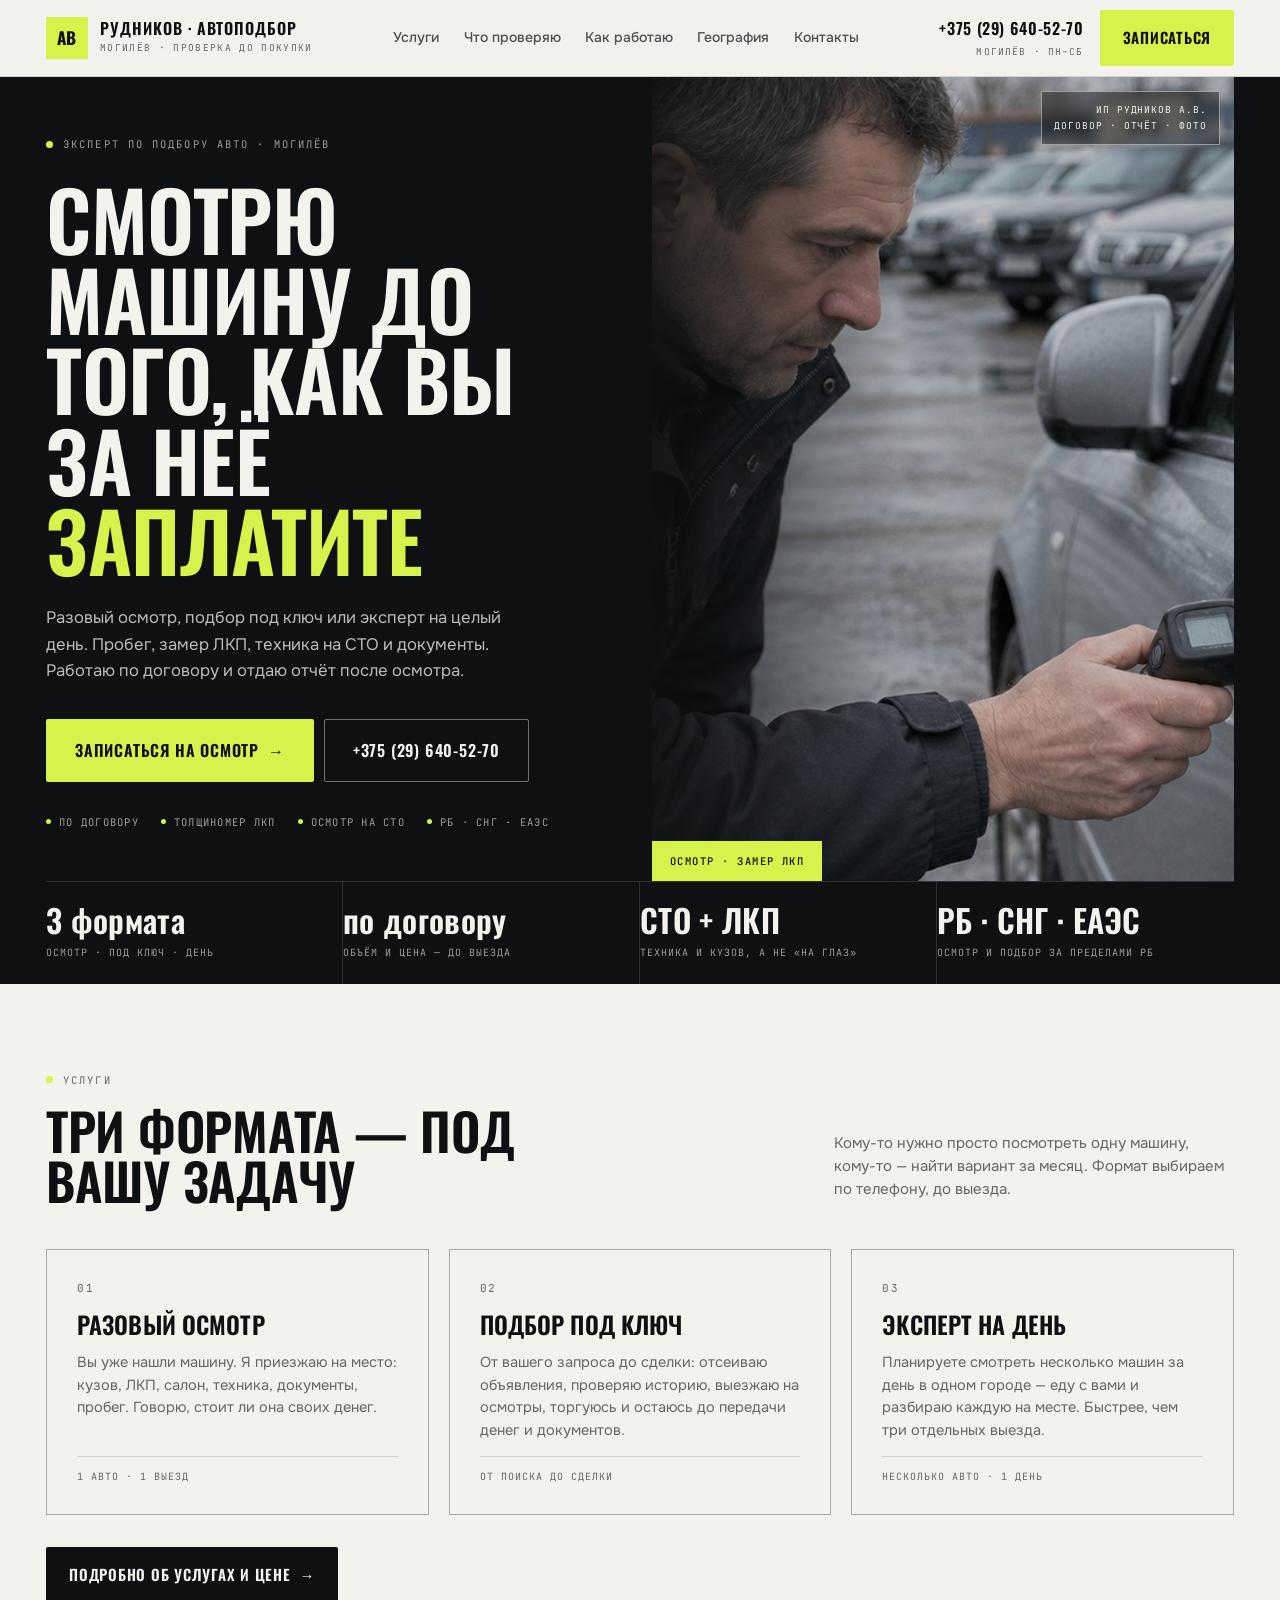
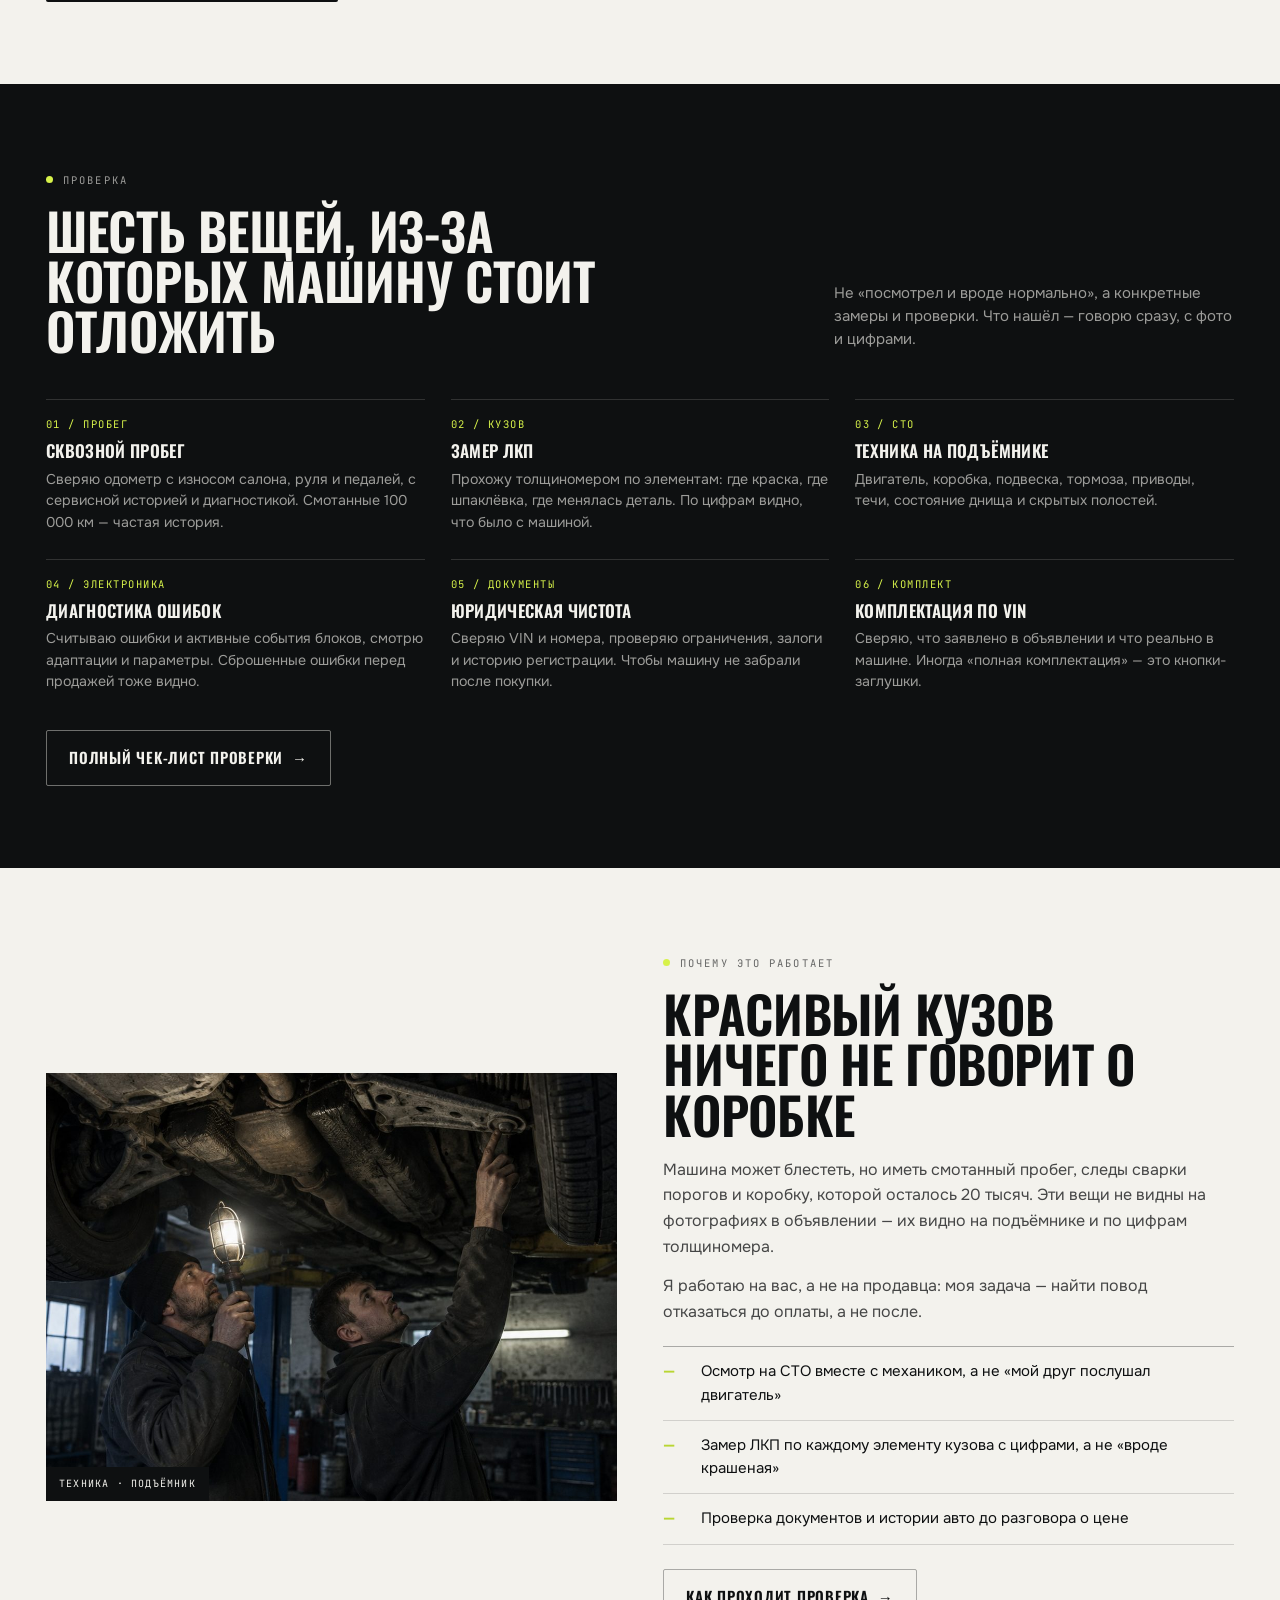
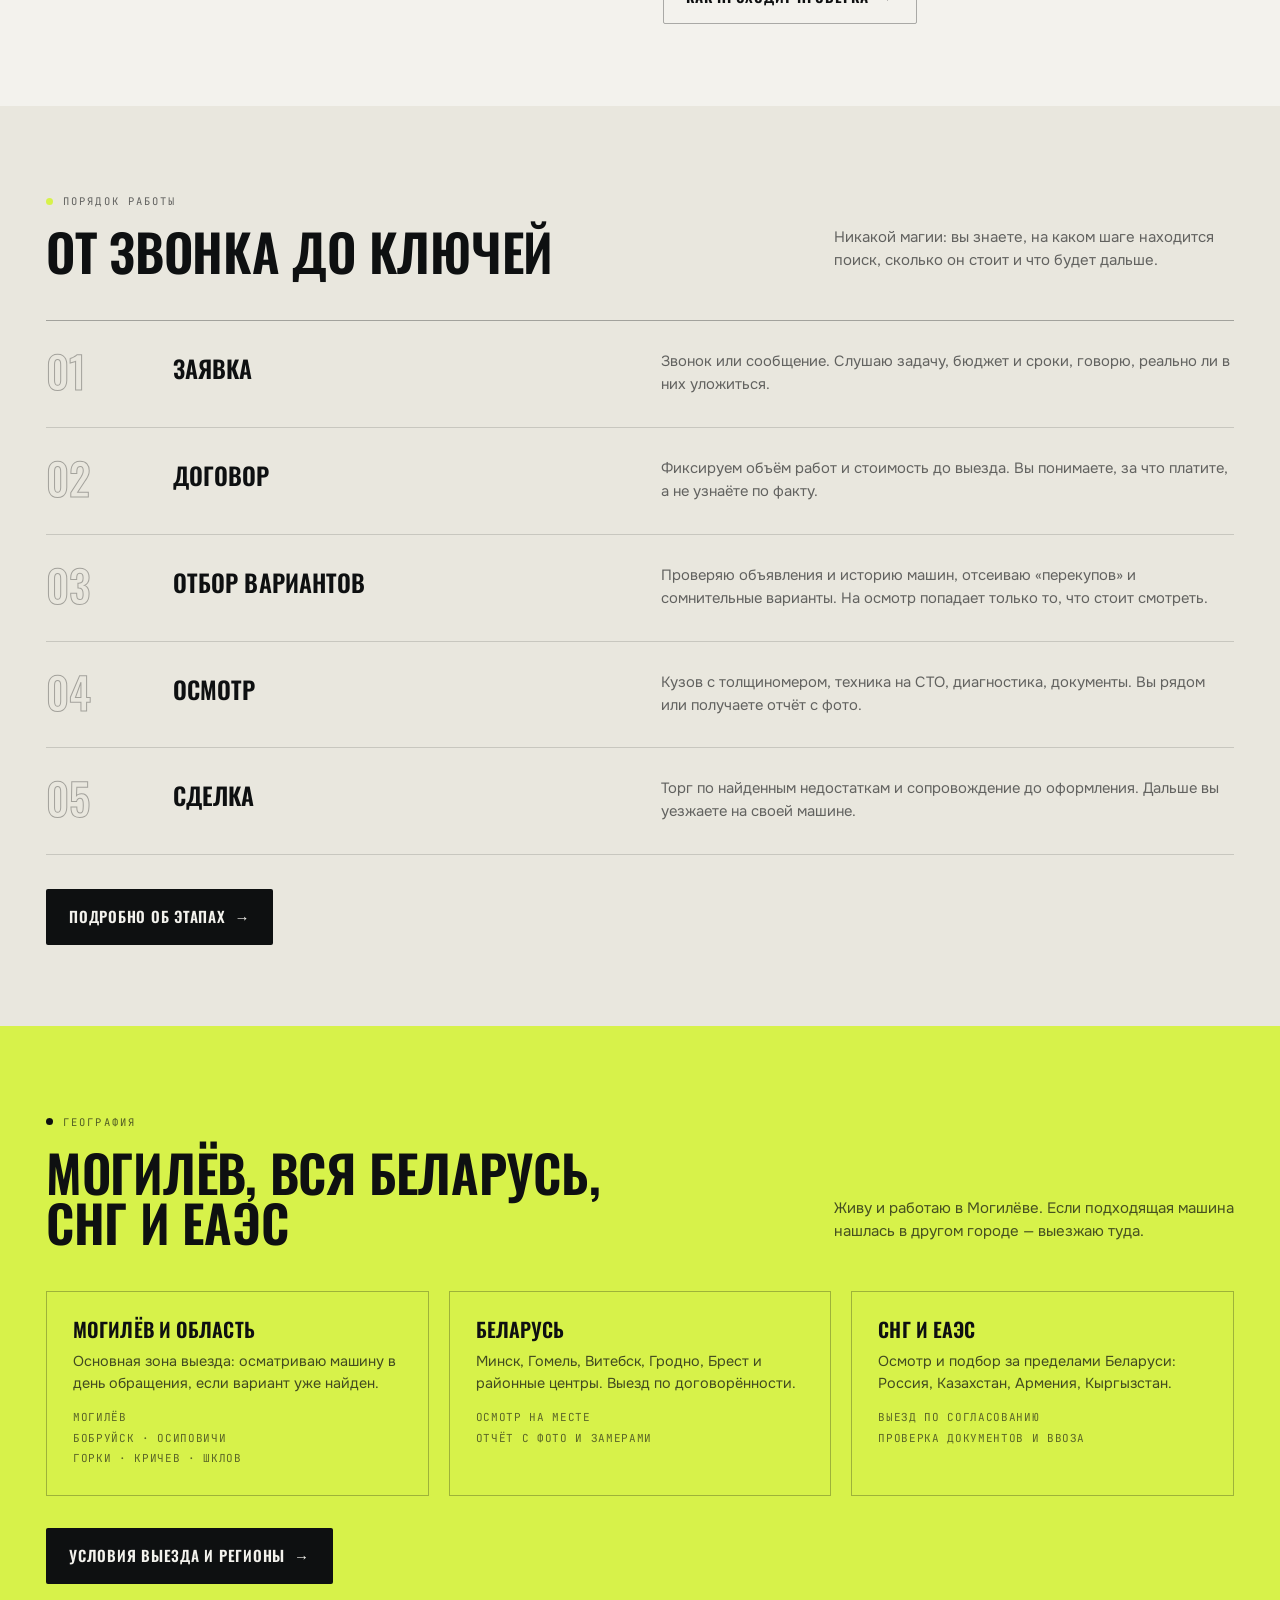
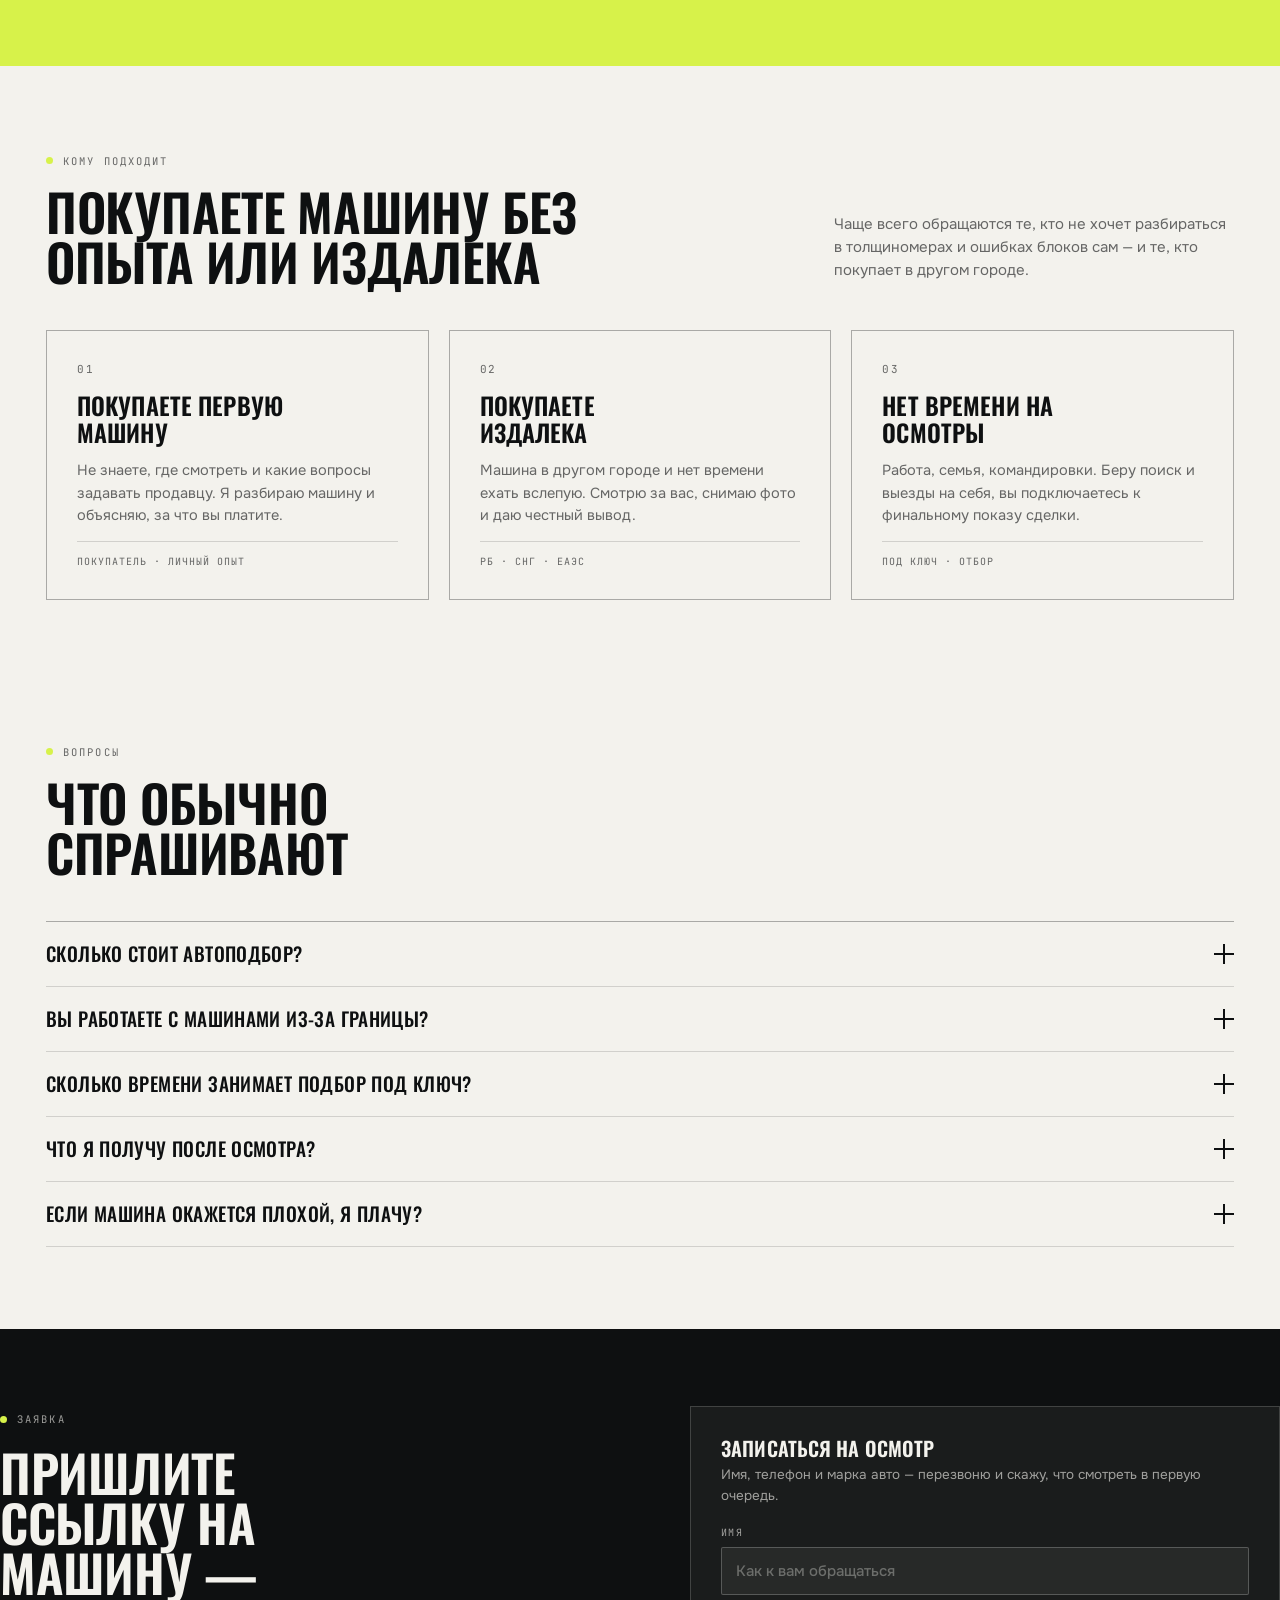
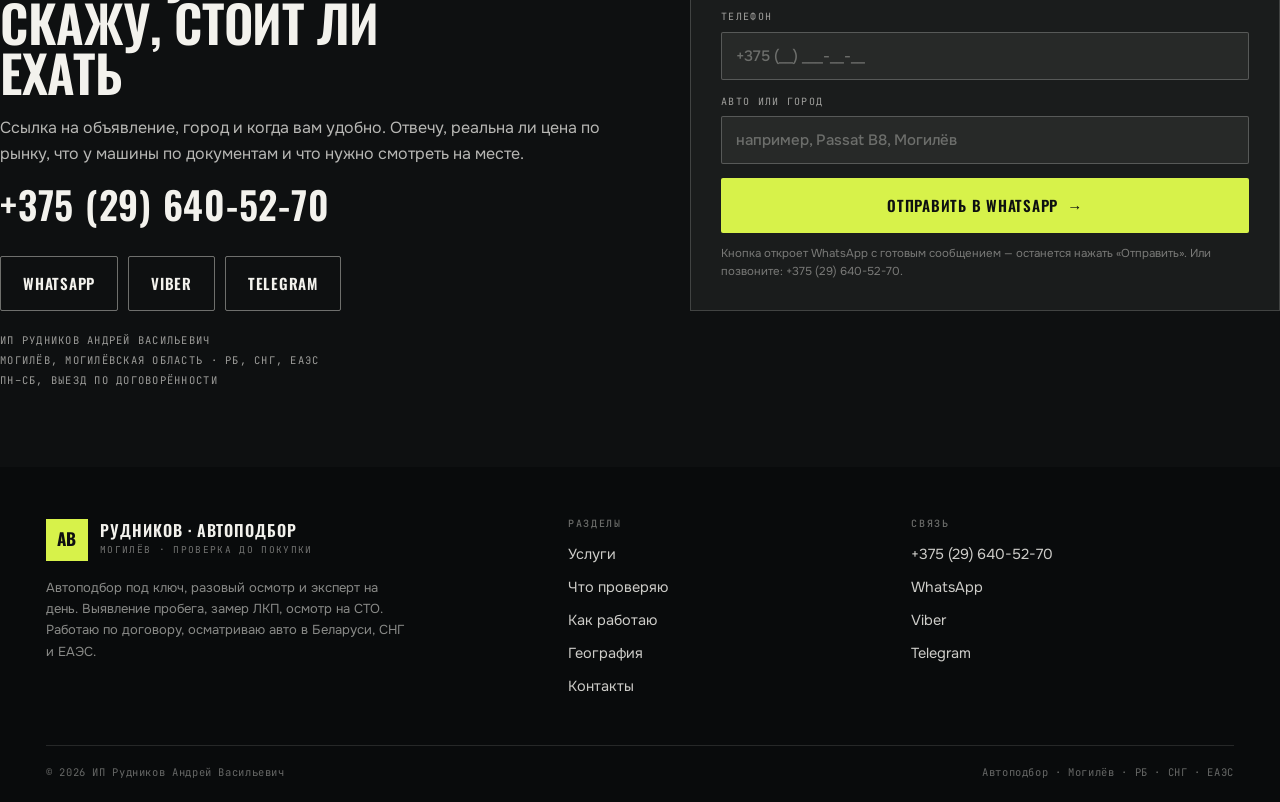
<file: index.html>
<!DOCTYPE html>
<html lang="ru">
<head>
<meta charset="utf-8">
<meta name="viewport" content="width=device-width, initial-scale=1">
<title>Автоподбор в Могилёве — проверка авто до покупки | ИП Рудников А.В.</title>
<meta name="description" content="Автоподбор под ключ, разовый осмотр и эксперт на день. Проверка пробега, замер ЛКП, осмотр на СТО. Работаю по договору. Могилёв, вся Беларусь, СНГ и ЕАЭС.">
<meta property="og:title" content="Автоподбор в Могилёве — смотрю машину до того, как вы заплатите">
<meta property="og:description" content="Пробег, ЛКП, СТО, документы и юридическая чистота. Работа по договору, отчёт после осмотра.">
<meta property="og:image" content="assets/img/hero.jpg">
<meta property="og:type" content="website">
<link rel="icon" href="assets/img/favicon.svg" type="image/svg+xml">
<link rel="preconnect" href="https://fonts.googleapis.com">
<link rel="preconnect" href="https://fonts.gstatic.com" crossorigin>
<link href="https://fonts.googleapis.com/css2?family=Oswald:wght@300;400;500;600;700&family=Onest:wght@400;500;600&family=JetBrains+Mono:wght@400;500&display=swap" rel="stylesheet">
<link rel="stylesheet" href="assets/style.css">
<script type="application/ld+json">
{"@context":"https://schema.org","@type":"AutoRepair","name":"ИП Рудников Андрей Васильевич — автоподбор","description":"Автоподбор под ключ, разовый осмотр, эксперт на день. Проверка пробега, замер ЛКП, осмотр на СТО.","telephone":"+375296405270","priceRange":"по договору","areaServed":["Могилёв","Могилёвская область","Беларусь","СНГ","ЕАЭС"],"address":{"@type":"PostalAddress","addressLocality":"Могилёв","addressRegion":"Могилёвская область","addressCountry":"BY"}}
</script>
</head>
<body>

<header class="site-header">
  <div class="shell nav">
    <a class="brand" href="index.html" aria-label="На главную">
      <span class="brand__mark">АВ</span>
      <span class="brand__text">
        <span class="brand__name">Рудников · автоподбор</span>
        <span class="brand__sub">Могилёв · проверка до покупки</span>
      </span>
    </a>
    <nav class="nav__links" aria-label="Разделы сайта">
      <a href="uslugi.html">Услуги</a>
      <a href="proverka.html">Что проверяю</a>
      <a href="process.html">Как работаю</a>
      <a href="geo.html">География</a>
      <a href="kontakty.html">Контакты</a>
    </nav>
    <div class="nav__right">
      <a class="nav__phone" href="tel:+375296405270">
        <b>+375 (29) 640-52-70</b>
        <span>Могилёв · Пн–Сб</span>
      </a>
      <a class="btn btn--lime" href="#zayavka">Записаться</a>
      <button class="burger" aria-label="Меню" aria-expanded="false" aria-controls="mobile-menu"><i></i><i></i><i></i></button>
    </div>
  </div>
  <div class="mobile-menu" id="mobile-menu">
    <div class="shell">
      <a href="uslugi.html">Услуги <span>01</span></a>
      <a href="proverka.html">Что проверяю <span>02</span></a>
      <a href="process.html">Как работаю <span>03</span></a>
      <a href="geo.html">География <span>04</span></a>
      <a href="kontakty.html">Контакты <span>05</span></a>
      <a class="btn btn--lime" href="tel:+375296405270">Позвонить · +375 (29) 640-52-70</a>
    </div>
  </div>
</header>

<main>

  <!-- HERO -->
  <section class="hero">
    <div class="shell">
      <div class="hero__grid">
        <div class="hero__copy">
          <span class="label label--light">Эксперт по подбору авто · Могилёв</span>
          <h1>Смотрю машину до того, как вы за неё <em>заплатите</em></h1>
          <p class="hero__sub">Разовый осмотр, подбор под ключ или эксперт на целый день. Пробег, замер ЛКП, техника на СТО и документы. Работаю по договору и отдаю отчёт после осмотра.</p>
          <div class="hero__actions">
            <a class="btn btn--lime btn--lg" href="#zayavka">Записаться на осмотр <span class="ar">→</span></a>
            <a class="btn btn--light btn--lg" href="tel:+375296405270">+375 (29) 640-52-70</a>
          </div>
          <div class="hero__meta">
            <span>по договору</span>
            <span>толщиномер ЛКП</span>
            <span>осмотр на СТО</span>
            <span>РБ · СНГ · ЕАЭС</span>
          </div>
        </div>
        <div class="hero__media">
          <img src="assets/img/hero.jpg" alt="Эксперт замеряет толщину ЛКП автомобиля толщиномером" width="1500" height="1000">
          <div class="hero__doc">ИП Рудников А.В.<br>договор · отчёт · фото</div>
          <span class="hero__tag">осмотр · замер ЛКП</span>
        </div>
      </div>
    </div>
    <div class="shell">
      <div class="strip">
        <div><b>3 формата</b><span>осмотр · под ключ · день</span></div>
        <div><b>по договору</b><span>объём и цена — до выезда</span></div>
        <div><b>СТО + ЛКП</b><span>техника и кузов, а не «на глаз»</span></div>
        <div><b>РБ · СНГ · ЕАЭС</b><span>осмотр и подбор за пределами РБ</span></div>
      </div>
    </div>
  </section>

  <!-- УСЛУГИ -->
  <section class="sec" id="uslugi">
    <div class="shell">
      <div class="sec__head">
        <div>
          <span class="label">Услуги</span>
          <h2 style="margin-top:14px">Три формата — под вашу задачу</h2>
        </div>
        <p class="side">Кому-то нужно просто посмотреть одну машину, кому-то — найти вариант за месяц. Формат выбираем по телефону, до выезда.</p>
      </div>
      <div class="svc">
        <article class="reveal">
          <span class="n">01</span>
          <h3>Разовый осмотр</h3>
          <p>Вы уже нашли машину. Я приезжаю на место: кузов, ЛКП, салон, техника, документы, пробег. Говорю, стоит ли она своих денег.</p>
          <span class="tag">1 авто · 1 выезд</span>
        </article>
        <article class="reveal">
          <span class="n">02</span>
          <h3>Подбор под ключ</h3>
          <p>От вашего запроса до сделки: отсеиваю объявления, проверяю историю, выезжаю на осмотры, торгуюсь и остаюсь до передачи денег и документов.</p>
          <span class="tag">от поиска до сделки</span>
        </article>
        <article class="reveal">
          <span class="n">03</span>
          <h3>Эксперт на день</h3>
          <p>Планируете смотреть несколько машин за день в одном городе — еду с вами и разбираю каждую на месте. Быстрее, чем три отдельных выезда.</p>
          <span class="tag">несколько авто · 1 день</span>
        </article>
      </div>
      <div style="margin-top:clamp(22px,2.6vw,32px)">
        <a class="btn btn--ink" href="uslugi.html">Подробно об услугах и цене <span class="ar">→</span></a>
      </div>
    </div>
  </section>

  <!-- ЧТО ПРОВЕРЯЮ -->
  <section class="sec sec--dark" id="proverka">
    <div class="shell">
      <div class="sec__head">
        <div>
          <span class="label label--light">Проверка</span>
          <h2 style="margin-top:14px">Шесть вещей, из-за которых машину стоит отложить</h2>
        </div>
        <p class="side">Не «посмотрел и вроде нормально», а конкретные замеры и проверки. Что нашёл — говорю сразу, с фото и цифрами.</p>
      </div>
      <div class="checks">
        <div class="reveal"><span class="k">01 / ПРОБЕГ</span><h3>Сквозной пробег</h3><p>Сверяю одометр с износом салона, руля и педалей, с сервисной историей и диагностикой. Смотанные 100 000 км — частая история.</p></div>
        <div class="reveal"><span class="k">02 / КУЗОВ</span><h3>Замер ЛКП</h3><p>Прохожу толщиномером по элементам: где краска, где шпаклёвка, где менялась деталь. По цифрам видно, что было с машиной.</p></div>
        <div class="reveal"><span class="k">03 / СТО</span><h3>Техника на подъёмнике</h3><p>Двигатель, коробка, подвеска, тормоза, приводы, течи, состояние днища и скрытых полостей.</p></div>
        <div class="reveal"><span class="k">04 / ЭЛЕКТРОНИКА</span><h3>Диагностика ошибок</h3><p>Считываю ошибки и активные события блоков, смотрю адаптации и параметры. Сброшенные ошибки перед продажей тоже видно.</p></div>
        <div class="reveal"><span class="k">05 / ДОКУМЕНТЫ</span><h3>Юридическая чистота</h3><p>Сверяю VIN и номера, проверяю ограничения, залоги и историю регистрации. Чтобы машину не забрали после покупки.</p></div>
        <div class="reveal"><span class="k">06 / КОМПЛЕКТ</span><h3>Комплектация по VIN</h3><p>Сверяю, что заявлено в объявлении и что реально в машине. Иногда «полная комплектация» — это кнопки-заглушки.</p></div>
      </div>
      <div style="margin-top:clamp(26px,3vw,38px)">
        <a class="btn btn--light" href="proverka.html">Полный чек-лист проверки <span class="ar">→</span></a>
      </div>
    </div>
  </section>

  <!-- СПЛИТ: СТО -->
  <section class="sec">
    <div class="shell split">
      <div class="split__media reveal">
        <img src="assets/img/lift.jpg" alt="Осмотр автомобиля на подъёмнике в СТО" loading="lazy" width="1100" height="825">
        <span class="split__cap">техника · подъёмник</span>
      </div>
      <div>
        <span class="label">Почему это работает</span>
        <h2 style="margin-top:14px">Красивый кузов ничего не говорит о коробке</h2>
        <p class="lead">Машина может блестеть, но иметь смотанный пробег, следы сварки порогов и коробку, которой осталось 20 тысяч. Эти вещи не видны на фотографиях в объявлении — их видно на подъёмнике и по цифрам толщиномера.</p>
        <p class="lead">Я работаю на вас, а не на продавца: моя задача — найти повод отказаться до оплаты, а не после.</p>
        <ul class="list" style="margin-top:22px">
          <li>Осмотр на СТО вместе с механиком, а не «мой друг послушал двигатель»</li>
          <li>Замер ЛКП по каждому элементу кузова с цифрами, а не «вроде крашеная»</li>
          <li>Проверка документов и истории авто до разговора о цене</li>
        </ul>
        <a class="btn btn--outline" href="proverka.html">Как проходит проверка <span class="ar">→</span></a>
      </div>
    </div>
  </section>

  <!-- КАК РАБОТАЮ -->
  <section class="sec sec--paper2">
    <div class="shell">
      <div class="sec__head">
        <div>
          <span class="label">Порядок работы</span>
          <h2 style="margin-top:14px">От звонка до ключей</h2>
        </div>
        <p class="side">Никакой магии: вы знаете, на каком шаге находится поиск, сколько он стоит и что будет дальше.</p>
      </div>
      <ol class="steps">
        <li class="reveal"><span class="num">01</span><h3>Заявка</h3><p>Звонок или сообщение. Слушаю задачу, бюджет и сроки, говорю, реально ли в них уложиться.</p></li>
        <li class="reveal"><span class="num">02</span><h3>Договор</h3><p>Фиксируем объём работ и стоимость до выезда. Вы понимаете, за что платите, а не узнаёте по факту.</p></li>
        <li class="reveal"><span class="num">03</span><h3>Отбор вариантов</h3><p>Проверяю объявления и историю машин, отсеиваю «перекупов» и сомнительные варианты. На осмотр попадает только то, что стоит смотреть.</p></li>
        <li class="reveal"><span class="num">04</span><h3>Осмотр</h3><p>Кузов с толщиномером, техника на СТО, диагностика, документы. Вы рядом или получаете отчёт с фото.</p></li>
        <li class="reveal"><span class="num">05</span><h3>Сделка</h3><p>Торг по найденным недостаткам и сопровождение до оформления. Дальше вы уезжаете на своей машине.</p></li>
      </ol>
      <div style="margin-top:clamp(24px,3vw,34px)">
        <a class="btn btn--ink" href="process.html">Подробно об этапах <span class="ar">→</span></a>
      </div>
    </div>
  </section>

  <!-- ГЕО -->
  <section class="sec sec--lime" id="geo">
    <div class="shell">
      <div class="sec__head">
        <div>
          <span class="label">География</span>
          <h2 style="margin-top:14px">Могилёв, вся Беларусь, СНГ и ЕАЭС</h2>
        </div>
        <p class="side">Живу и работаю в Могилёве. Если подходящая машина нашлась в другом городе — выезжаю туда.</p>
      </div>
      <div class="geo-grid">
        <div><h3>Могилёв и область</h3><p>Основная зона выезда: осматриваю машину в день обращения, если вариант уже найден.</p><ul><li>Могилёв</li><li>Бобруйск · Осиповичи</li><li>Горки · Кричев · Шклов</li></ul></div>
        <div><h3>Беларусь</h3><p>Минск, Гомель, Витебск, Гродно, Брест и районные центры. Выезд по договорённости.</p><ul><li>осмотр на месте</li><li>отчёт с фото и замерами</li></ul></div>
        <div><h3>СНГ и ЕАЭС</h3><p>Осмотр и подбор за пределами Беларуси: Россия, Казахстан, Армения, Кыргызстан.</p><ul><li>выезд по согласованию</li><li>проверка документов и ввоза</li></ul></div>
      </div>
      <div style="margin-top:clamp(24px,3vw,32px)">
        <a class="btn btn--ink" href="geo.html">Условия выезда и регионы <span class="ar">→</span></a>
      </div>
    </div>
  </section>

  <!-- КОМУ ПОДХОДИТ -->
  <section class="sec">
    <div class="shell">
      <div class="sec__head">
        <div>
          <span class="label">Кому подходит</span>
          <h2 style="margin-top:14px">Покупаете машину без опыта или издалека</h2>
        </div>
        <p class="side">Чаще всего обращаются те, кто не хочет разбираться в толщиномерах и ошибках блоков сам — и те, кто покупает в другом городе.</p>
      </div>
      <div class="svc">
        <article class="reveal"><span class="n">01</span><h3>Покупаете первую машину</h3><p>Не знаете, где смотреть и какие вопросы задавать продавцу. Я разбираю машину и объясняю, за что вы платите.</p><span class="tag">покупатель · личный опыт</span></article>
        <article class="reveal"><span class="n">02</span><h3>Покупаете издалека</h3><p>Машина в другом городе и нет времени ехать вслепую. Смотрю за вас, снимаю фото и даю честный вывод.</p><span class="tag">РБ · СНГ · ЕАЭС</span></article>
        <article class="reveal"><span class="n">03</span><h3>Нет времени на осмотры</h3><p>Работа, семья, командировки. Беру поиск и выезды на себя, вы подключаетесь к финальному показу сделки.</p><span class="tag">под ключ · отбор</span></article>
      </div>
    </div>
  </section>

  <!-- FAQ -->
  <section class="sec sec--tight">
    <div class="shell">
      <div class="sec__head" style="grid-template-columns:1fr">
        <div>
          <span class="label">Вопросы</span>
          <h2 style="margin-top:14px">Что обычно спрашивают</h2>
        </div>
      </div>
      <div class="faq">
        <div class="faq__item">
          <button class="faq__q" aria-expanded="false">Сколько стоит автоподбор? <span class="sign"></span></button>
          <div class="faq__a"><p>Стоимость зависит от формата: разовый осмотр, подбор под ключ или эксперт на день, и от количества машин и города. Объём и цену фиксируем в договоре до выезда — по телефону назову вилку под вашу задачу.</p></div>
        </div>
        <div class="faq__item">
          <button class="faq__q" aria-expanded="false">Вы работаете с машинами из-за границы? <span class="sign"></span></button>
          <div class="faq__a"><p>Да, осматриваю и подбираю по Беларуси, а также в СНГ и ЕАЭС: Россия, Казахстан, Армения, Кыргызстан. Выезд и сроки обсуждаются отдельно, документы на ввоз смотрю вместе с машиной.</p></div>
        </div>
        <div class="faq__item">
          <button class="faq__q" aria-expanded="false">Сколько времени занимает подбор под ключ? <span class="sign"></span></button>
          <div class="faq__a"><p>Зависит от бюджета и требований: популярные модели в хорошем состоянии находятся быстро, редкие комплектации — дольше. Реальный срок обсуждаем до договора, чтобы вы не ждали «ещё немного» месяцами.</p></div>
        </div>
        <div class="faq__item">
          <button class="faq__q" aria-expanded="false">Что я получу после осмотра? <span class="sign"></span></button>
          <div class="faq__a"><p>Устный разбор и отчёт: замеры ЛКП по элементам, что найдено по технике и диагностике, что с документами и историей, что стоит чинить и сколько это примерно. Плюс фотографии проблемных мест.</p></div>
        </div>
        <div class="faq__item">
          <button class="faq__q" aria-expanded="false">Если машина окажется плохой, я плачу? <span class="sign"></span></button>
          <div class="faq__a"><p>Вы платите за осмотр, а не за результат сделки. Работа эксперта заключается в том, чтобы найти и показать недостатки — в том числе повод отказаться и сэкономить вам деньги.</p></div>
        </div>
      </div>
    </div>
  </section>

  <!-- CTA -->
  <section class="cta" id="zayavka">
    <div class="shell cta__grid">
      <div>
        <span class="label label--light">Заявка</span>
        <h2>Пришлите ссылку на машину — скажу, стоит ли ехать</h2>
        <p class="lead lead--light">Ссылка на объявление, город и когда вам удобно. Отвечу, реальна ли цена по рынку, что у машины по документам и что нужно смотреть на месте.</p>
        <a class="cta__phone" href="tel:+375296405270">+375 (29) 640-52-70</a>
        <div class="cta__contacts">
          <a class="btn btn--light" href="https://wa.me/375296405270?text=Здравствуйте!%20Нужен%20автоподбор" target="_blank" rel="noopener">WhatsApp</a>
          <a class="btn btn--light" href="viber://chat?number=%2B375296405270">Viber</a>
          <a class="btn btn--light" href="https://t.me/+375296405270" target="_blank" rel="noopener">Telegram</a>
        </div>
        <p class="cta__meta">ИП Рудников Андрей Васильевич<br>Могилёв, Могилёвская область · РБ, СНГ, ЕАЭС<br>Пн–Сб, выезд по договорённости</p>
      </div>
      <div class="form-card">
        <h3>Записаться на осмотр</h3>
        <p>Имя, телефон и марка авто — перезвоню и скажу, что смотреть в первую очередь.</p>
        <form id="lead-form" novalidate>
          <div class="fields">
            <div class="field field--full">
              <label for="l-name">Имя</label>
              <input id="l-name" name="name" type="text" placeholder="Как к вам обращаться" autocomplete="name">
            </div>
            <div class="field field--full">
              <label for="l-phone">Телефон</label>
              <input id="l-phone" name="phone" type="tel" placeholder="+375 (__) ___-__-__" autocomplete="tel" required>
            </div>
            <div class="field field--full">
              <label for="l-car">Авто или город</label>
              <input id="l-car" name="car" type="text" placeholder="например, Passat B8, Могилёв">
            </div>
          </div>
          <button class="btn btn--lime btn--full" type="submit">Отправить в WhatsApp <span class="ar">→</span></button>
          <small>Кнопка откроет WhatsApp с готовым сообщением — останется нажать «Отправить». Или позвоните: +375 (29) 640-52-70.</small>
        </form>
      </div>
    </div>
  </section>

</main>

<footer class="site-footer">
  <div class="shell">
    <div class="site-footer__top">
      <div class="site-footer__brand">
        <a class="brand" href="index.html">
          <span class="brand__mark">АВ</span>
          <span class="brand__text">
            <span class="brand__name">Рудников · автоподбор</span>
            <span class="brand__sub">Могилёв · проверка до покупки</span>
          </span>
        </a>
        <p style="margin-top:16px">Автоподбор под ключ, разовый осмотр и эксперт на день. Выявление пробега, замер ЛКП, осмотр на СТО. Работаю по договору, осматриваю авто в Беларуси, СНГ и ЕАЭС.</p>
      </div>
      <div>
        <h4>Разделы</h4>
        <ul>
          <li><a href="uslugi.html">Услуги</a></li>
          <li><a href="proverka.html">Что проверяю</a></li>
          <li><a href="process.html">Как работаю</a></li>
          <li><a href="geo.html">География</a></li>
          <li><a href="kontakty.html">Контакты</a></li>
        </ul>
      </div>
      <div>
        <h4>Связь</h4>
        <ul>
          <li><a href="tel:+375296405270">+375 (29) 640-52-70</a></li>
          <li><a href="https://wa.me/375296405270" target="_blank" rel="noopener">WhatsApp</a></li>
          <li><a href="viber://chat?number=%2B375296405270">Viber</a></li>
          <li><a href="https://t.me/+375296405270" target="_blank" rel="noopener">Telegram</a></li>
        </ul>
      </div>
    </div>
    <div class="site-footer__bottom">
      <span>© <span data-year>2026</span> ИП Рудников Андрей Васильевич</span>
      <span>Автоподбор · Могилёв · РБ · СНГ · ЕАЭС</span>
    </div>
  </div>
</footer>

<div class="callbar">
  <a class="btn btn--lime" href="tel:+375296405270">Позвонить</a>
  <a class="btn btn--ink" href="https://wa.me/375296405270" target="_blank" rel="noopener">WhatsApp</a>
</div>

<script src="assets/app.js"></script>
</body>
</html>
</file>
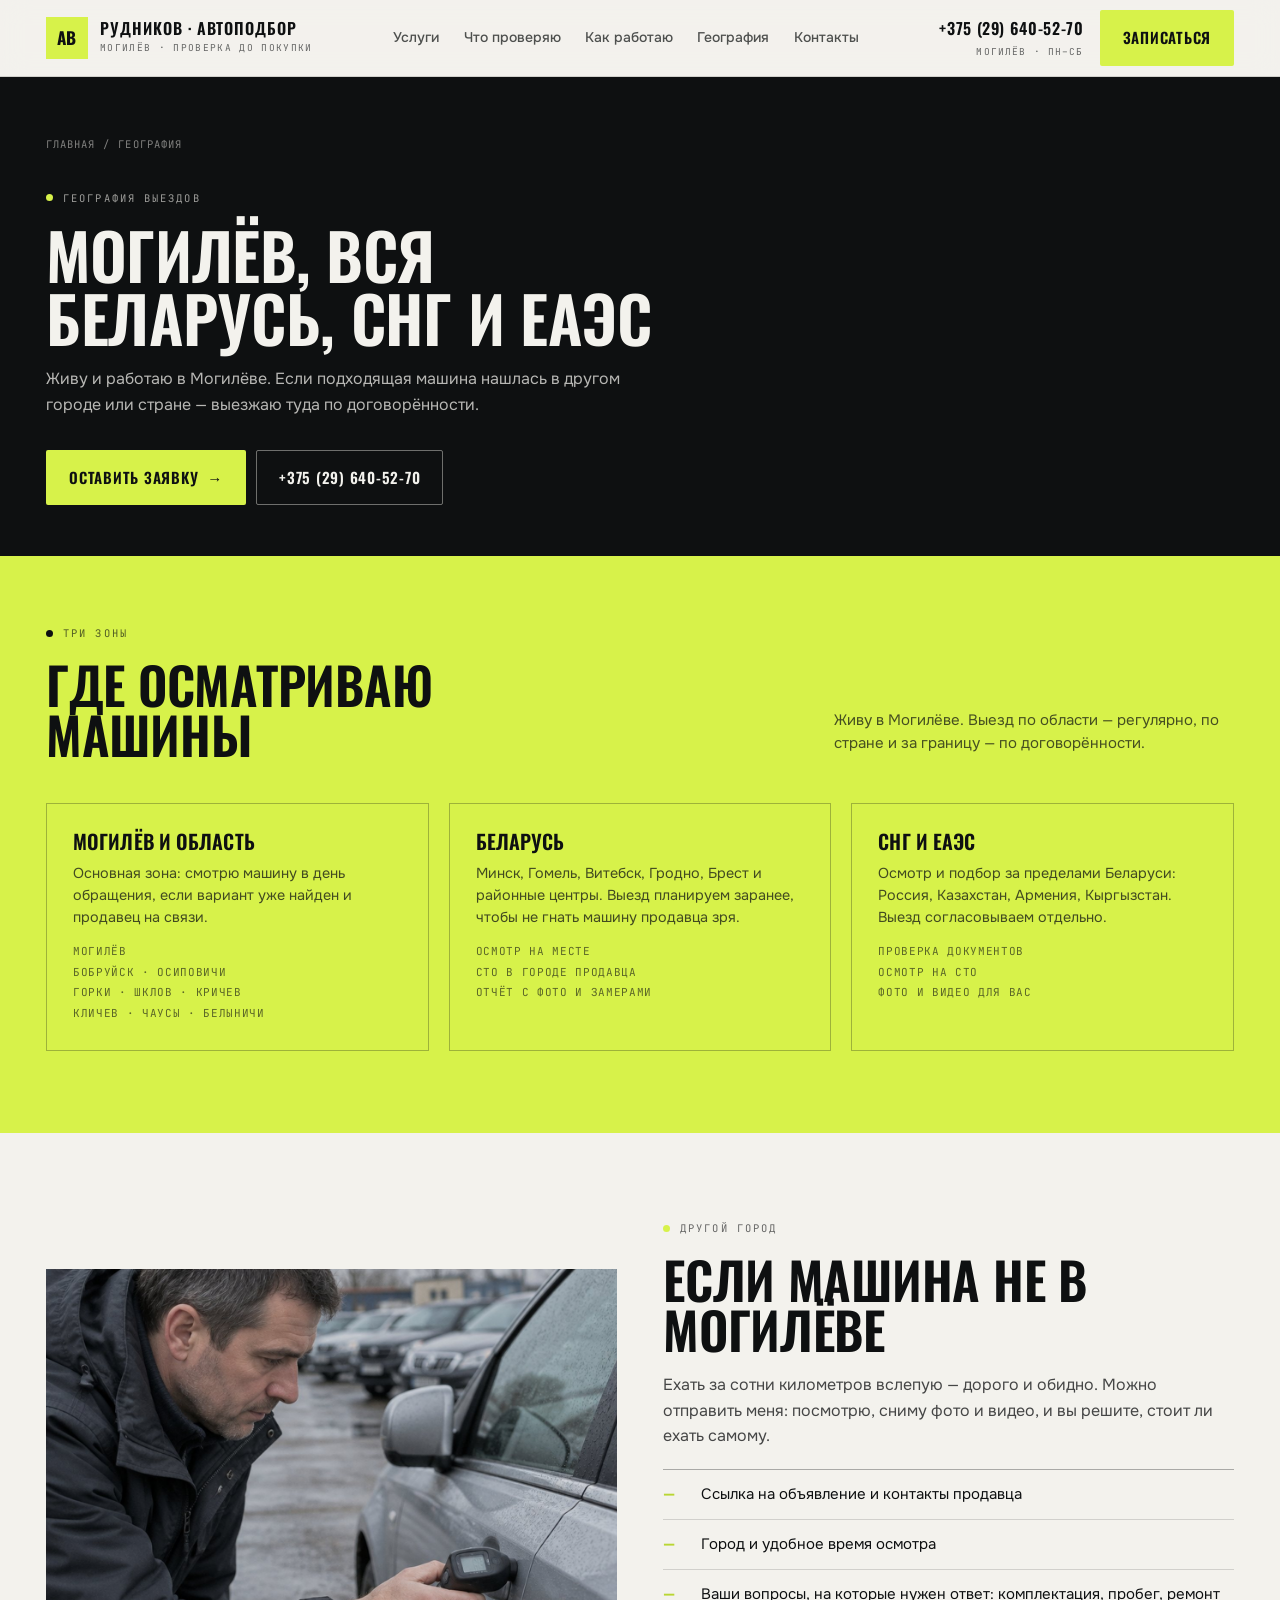
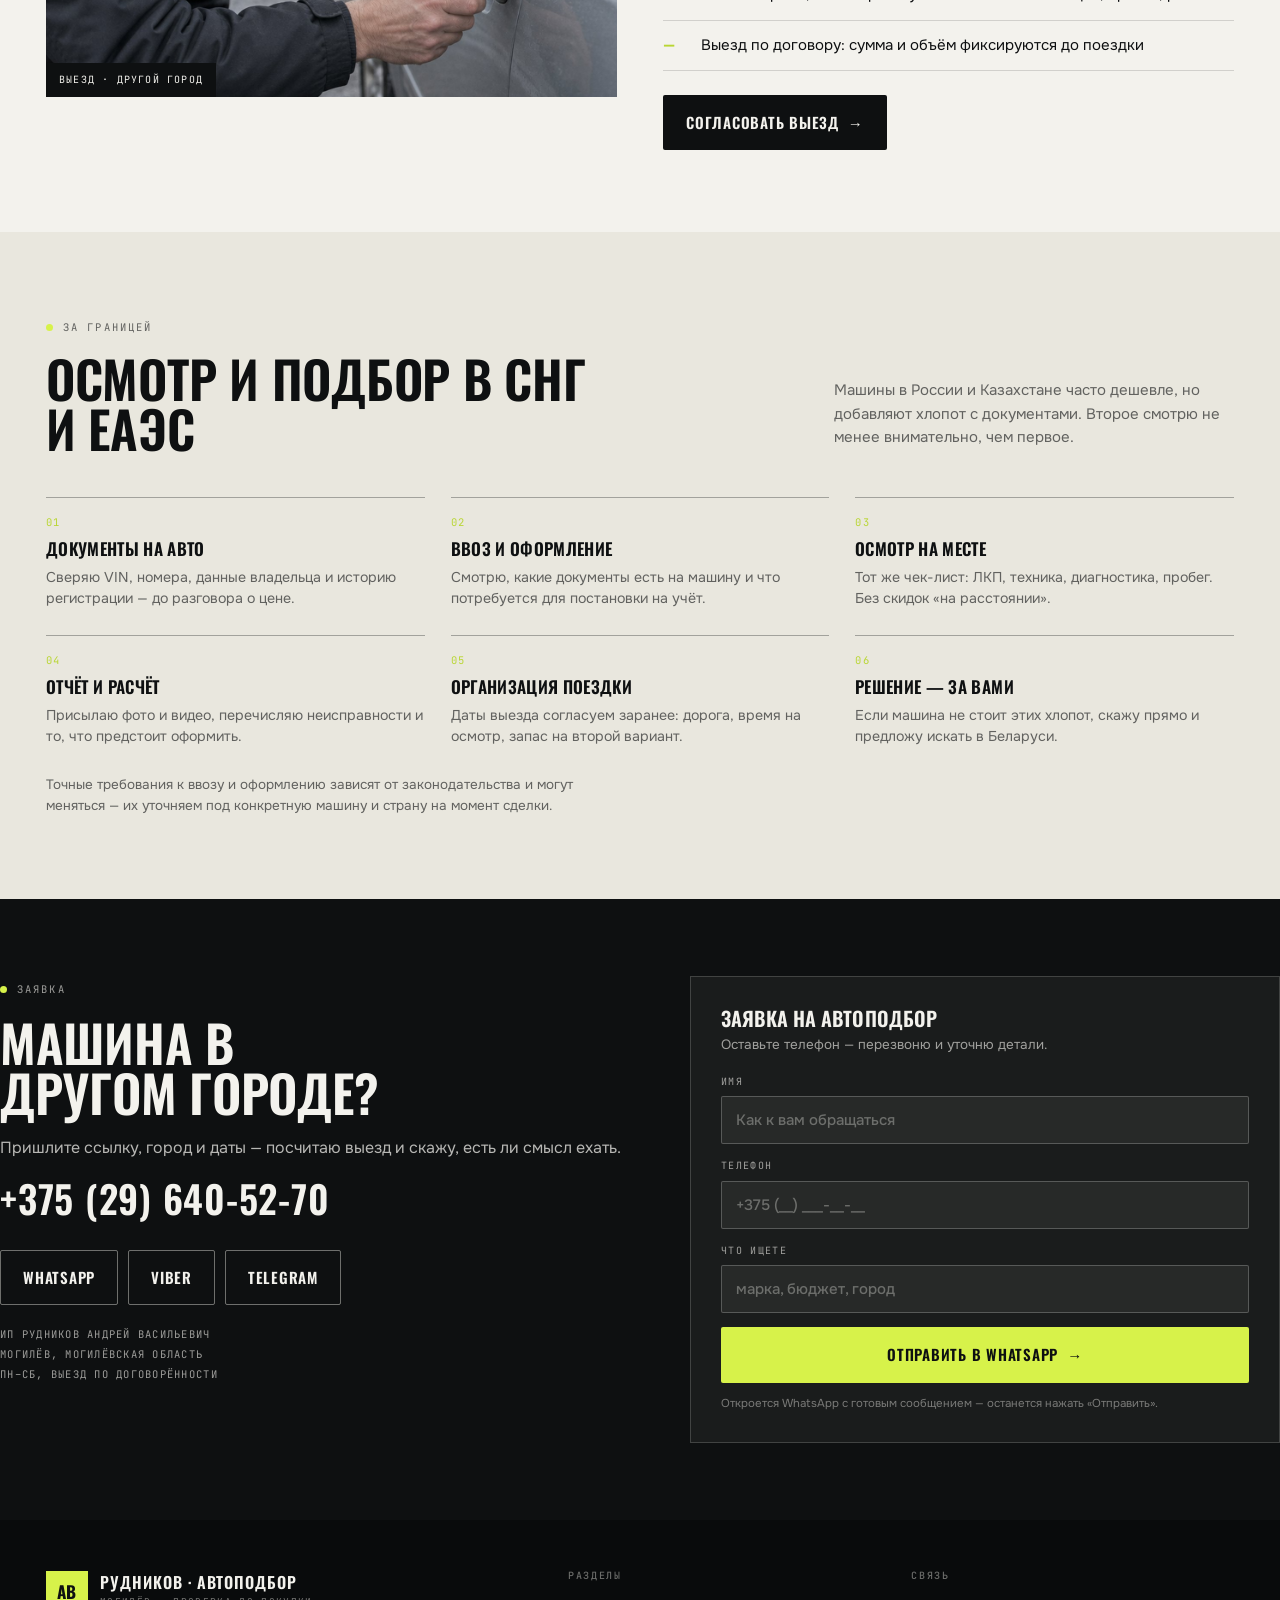
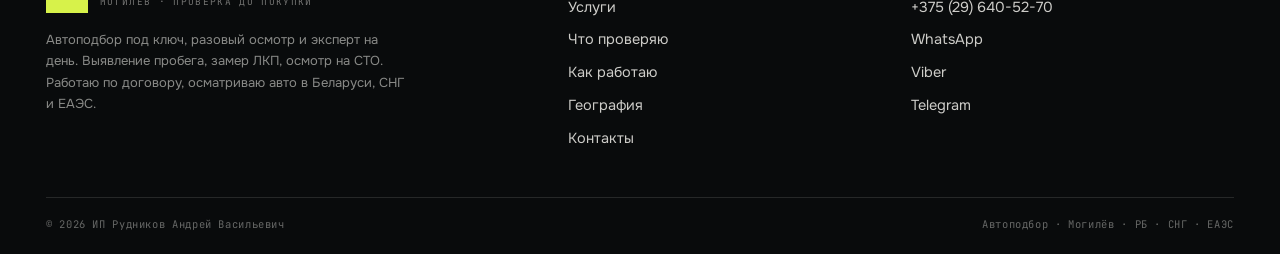
<file: geo.html>
<!DOCTYPE html>
<html lang="ru">
<head>
<meta charset="utf-8">
<meta name="viewport" content="width=device-width, initial-scale=1">
<title>География — Могилёв, Беларусь, СНГ и ЕАЭС | Автоподбор Рудников</title>
<meta name="description" content="Осматриваю авто в Могилёве и области, по всей Беларуси, а также в СНГ и ЕАЭС: Россия, Казахстан, Армения, Кыргызстан.">
<link rel="icon" href="assets/img/favicon.svg" type="image/svg+xml">
<link rel="preconnect" href="https://fonts.googleapis.com">
<link rel="preconnect" href="https://fonts.gstatic.com" crossorigin>
<link href="https://fonts.googleapis.com/css2?family=Oswald:wght@300;400;500;600;700&family=Onest:wght@400;500;600&family=JetBrains+Mono:wght@400;500&display=swap" rel="stylesheet">
<link rel="stylesheet" href="assets/style.css">
</head>
<body>

<header class="site-header">
  <div class="shell nav">
    <a class="brand" href="index.html"><span class="brand__mark">АВ</span><span class="brand__text"><span class="brand__name">Рудников · автоподбор</span><span class="brand__sub">Могилёв · проверка до покупки</span></span></a>
    <nav class="nav__links" aria-label="Разделы сайта">
      <a href="uslugi.html">Услуги</a><a href="proverka.html">Что проверяю</a><a href="process.html">Как работаю</a><a href="geo.html">География</a><a href="kontakty.html">Контакты</a>
    </nav>
    <div class="nav__right">
      <a class="nav__phone" href="tel:+375296405270"><b>+375 (29) 640-52-70</b><span>Могилёв · Пн–Сб</span></a>
      <a class="btn btn--lime" href="#zayavka">Записаться</a>
      <button class="burger" aria-label="Меню" aria-expanded="false" aria-controls="mobile-menu"><i></i><i></i><i></i></button>
    </div>
  </div>
  <div class="mobile-menu" id="mobile-menu"><div class="shell">
    <a href="uslugi.html">Услуги <span>01</span></a><a href="proverka.html">Что проверяю <span>02</span></a><a href="process.html">Как работаю <span>03</span></a><a href="geo.html">География <span>04</span></a><a href="kontakty.html">Контакты <span>05</span></a>
    <a class="btn btn--lime" href="tel:+375296405270">Позвонить · +375 (29) 640-52-70</a>
  </div></div>
</header>

<main>
  <section class="page-hero">
    <div class="shell">
      <div class="crumbs"><a href="index.html">Главная</a><span>/</span><span>География</span></div>
      <span class="label label--light">География выездов</span>
      <h1>Могилёв, вся Беларусь, СНГ и ЕАЭС</h1>
      <p class="lead">Живу и работаю в Могилёве. Если подходящая машина нашлась в другом городе или стране — выезжаю туда по договорённости.</p>
      <div class="page-hero__row">
        <a class="btn btn--lime" href="#zayavka">Оставить заявку <span class="ar">→</span></a>
        <a class="btn btn--light" href="tel:+375296405270">+375 (29) 640-52-70</a>
      </div>
    </div>
  </section>
  <section class="sec sec--lime" style="padding-top:clamp(40px,5vw,64px)">
    <div class="shell">
      <div class="sec__head">
        <div><span class="label">Три зоны</span><h2 style="margin-top:14px">Где осматриваю машины</h2></div>
        <p class="side">Живу в Могилёве. Выезд по области — регулярно, по стране и за границу — по договорённости.</p>
      </div>
      <div class="geo-grid">
        <div>
          <h3>Могилёв и область</h3>
          <p>Основная зона: смотрю машину в день обращения, если вариант уже найден и продавец на связи.</p>
          <ul><li>Могилёв</li><li>Бобруйск · Осиповичи</li><li>Горки · Шклов · Кричев</li><li>Кличев · Чаусы · Белыничи</li></ul>
        </div>
        <div>
          <h3>Беларусь</h3>
          <p>Минск, Гомель, Витебск, Гродно, Брест и районные центры. Выезд планируем заранее, чтобы не гнать машину продавца зря.</p>
          <ul><li>осмотр на месте</li><li>СТО в городе продавца</li><li>отчёт с фото и замерами</li></ul>
        </div>
        <div>
          <h3>СНГ и ЕАЭС</h3>
          <p>Осмотр и подбор за пределами Беларуси: Россия, Казахстан, Армения, Кыргызстан. Выезд согласовываем отдельно.</p>
          <ul><li>проверка документов</li><li>осмотр на СТО</li><li>фото и видео для вас</li></ul>
        </div>
      </div>
    </div>
  </section>

  <section class="sec">
    <div class="shell split">
      <div class="split__media reveal"><img src="assets/img/hero.jpg" alt="Осмотр автомобиля перед покупкой в другом городе" loading="lazy" width="1500" height="1000"><span class="split__cap">выезд · другой город</span></div>
      <div>
        <span class="label">Другой город</span>
        <h2 style="margin-top:14px">Если машина не в Могилёве</h2>
        <p class="lead">Ехать за сотни километров вслепую — дорого и обидно. Можно отправить меня: посмотрю, сниму фото и видео, и вы решите, стоит ли ехать самому.</p>
        <ul class="list" style="margin-top:20px">
          <li>Ссылка на объявление и контакты продавца</li>
          <li>Город и удобное время осмотра</li>
          <li>Ваши вопросы, на которые нужен ответ: комплектация, пробег, ремонт</li>
          <li>Выезд по договору: сумма и объём фиксируются до поездки</li>
        </ul>
        <a class="btn btn--ink" href="#zayavka">Согласовать выезд <span class="ar">→</span></a>
      </div>
    </div>
  </section>

  <section class="sec sec--paper2">
    <div class="shell">
      <div class="sec__head">
        <div><span class="label">За границей</span><h2 style="margin-top:14px">Осмотр и подбор в СНГ и ЕАЭС</h2></div>
        <p class="side">Машины в России и Казахстане часто дешевле, но добавляют хлопот с документами. Второе смотрю не менее внимательно, чем первое.</p>
      </div>
      <div class="checks" style="color:var(--ink)">
        <div style="border-color:var(--line-2)"><span class="k" style="color:var(--lime-deep)">01</span><h3>Документы на авто</h3><p style="color:var(--muted)">Сверяю VIN, номера, данные владельца и историю регистрации — до разговора о цене.</p></div>
        <div style="border-color:var(--line-2)"><span class="k" style="color:var(--lime-deep)">02</span><h3>Ввоз и оформление</h3><p style="color:var(--muted)">Смотрю, какие документы есть на машину и что потребуется для постановки на учёт.</p></div>
        <div style="border-color:var(--line-2)"><span class="k" style="color:var(--lime-deep)">03</span><h3>Осмотр на месте</h3><p style="color:var(--muted)">Тот же чек-лист: ЛКП, техника, диагностика, пробег. Без скидок «на расстоянии».</p></div>
        <div style="border-color:var(--line-2)"><span class="k" style="color:var(--lime-deep)">04</span><h3>Отчёт и расчёт</h3><p style="color:var(--muted)">Присылаю фото и видео, перечисляю неисправности и то, что предстоит оформить.</p></div>
        <div style="border-color:var(--line-2)"><span class="k" style="color:var(--lime-deep)">05</span><h3>Организация поездки</h3><p style="color:var(--muted)">Даты выезда согласуем заранее: дорога, время на осмотр, запас на второй вариант.</p></div>
        <div style="border-color:var(--line-2)"><span class="k" style="color:var(--lime-deep)">06</span><h3>Решение — за вами</h3><p style="color:var(--muted)">Если машина не стоит этих хлопот, скажу прямо и предложу искать в Беларуси.</p></div>
      </div>
      <p style="margin-top:clamp(20px,2.6vw,28px);font-size:13.5px;color:var(--muted);max-width:62ch">Точные требования к ввозу и оформлению зависят от законодательства и могут меняться — их уточняем под конкретную машину и страну на момент сделки.</p>
    </div>
  </section>

  <section class="cta" id="zayavka">
    <div class="shell cta__grid">
      <div>
        <span class="label label--light">Заявка</span>
        <h2>Машина в другом городе?</h2>
        <p class="lead lead--light">Пришлите ссылку, город и даты — посчитаю выезд и скажу, есть ли смысл ехать.</p>
        <a class="cta__phone" href="tel:+375296405270">+375 (29) 640-52-70</a>
        <div class="cta__contacts">
          <a class="btn btn--light" href="https://wa.me/375296405270" target="_blank" rel="noopener">WhatsApp</a>
          <a class="btn btn--light" href="viber://chat?number=%2B375296405270">Viber</a>
          <a class="btn btn--light" href="https://t.me/+375296405270" target="_blank" rel="noopener">Telegram</a>
        </div>
        <p class="cta__meta">ИП Рудников Андрей Васильевич<br>Могилёв, Могилёвская область<br>Пн–Сб, выезд по договорённости</p>
      </div>
      <div class="form-card">
        <h3>Заявка на автоподбор</h3>
        <p>Оставьте телефон — перезвоню и уточню детали.</p>
        <form id="lead-form" novalidate>
          <div class="fields">
            <div class="field field--full"><label for="l-name">Имя</label><input id="l-name" name="name" type="text" placeholder="Как к вам обращаться" autocomplete="name"></div>
            <div class="field field--full"><label for="l-phone">Телефон</label><input id="l-phone" name="phone" type="tel" placeholder="+375 (__) ___-__-__" autocomplete="tel" required></div>
            <div class="field field--full"><label for="l-car">Что ищете</label><input id="l-car" name="car" type="text" placeholder="марка, бюджет, город"></div>
          </div>
          <button class="btn btn--lime btn--full" type="submit">Отправить в WhatsApp <span class="ar">→</span></button>
          <small>Откроется WhatsApp с готовым сообщением — останется нажать «Отправить».</small>
        </form>
      </div>
    </div>
  </section>
</main>

<footer class="site-footer">
  <div class="shell">
    <div class="site-footer__top">
      <div class="site-footer__brand">
        <a class="brand" href="index.html"><span class="brand__mark">АВ</span><span class="brand__text"><span class="brand__name">Рудников · автоподбор</span><span class="brand__sub">Могилёв · проверка до покупки</span></span></a>
        <p style="margin-top:16px">Автоподбор под ключ, разовый осмотр и эксперт на день. Выявление пробега, замер ЛКП, осмотр на СТО. Работаю по договору, осматриваю авто в Беларуси, СНГ и ЕАЭС.</p>
      </div>
      <div><h4>Разделы</h4><ul><li><a href="uslugi.html">Услуги</a></li><li><a href="proverka.html">Что проверяю</a></li><li><a href="process.html">Как работаю</a></li><li><a href="geo.html">География</a></li><li><a href="kontakty.html">Контакты</a></li></ul></div>
      <div><h4>Связь</h4><ul><li><a href="tel:+375296405270">+375 (29) 640-52-70</a></li><li><a href="https://wa.me/375296405270" target="_blank" rel="noopener">WhatsApp</a></li><li><a href="viber://chat?number=%2B375296405270">Viber</a></li><li><a href="https://t.me/+375296405270" target="_blank" rel="noopener">Telegram</a></li></ul></div>
    </div>
    <div class="site-footer__bottom"><span>© <span data-year>2026</span> ИП Рудников Андрей Васильевич</span><span>Автоподбор · Могилёв · РБ · СНГ · ЕАЭС</span></div>
  </div>
</footer>

<div class="callbar">
  <a class="btn btn--lime" href="tel:+375296405270">Позвонить</a>
  <a class="btn btn--ink" href="https://wa.me/375296405270" target="_blank" rel="noopener">WhatsApp</a>
</div>
<script src="assets/app.js"></script>
</body>
</html>
</file>
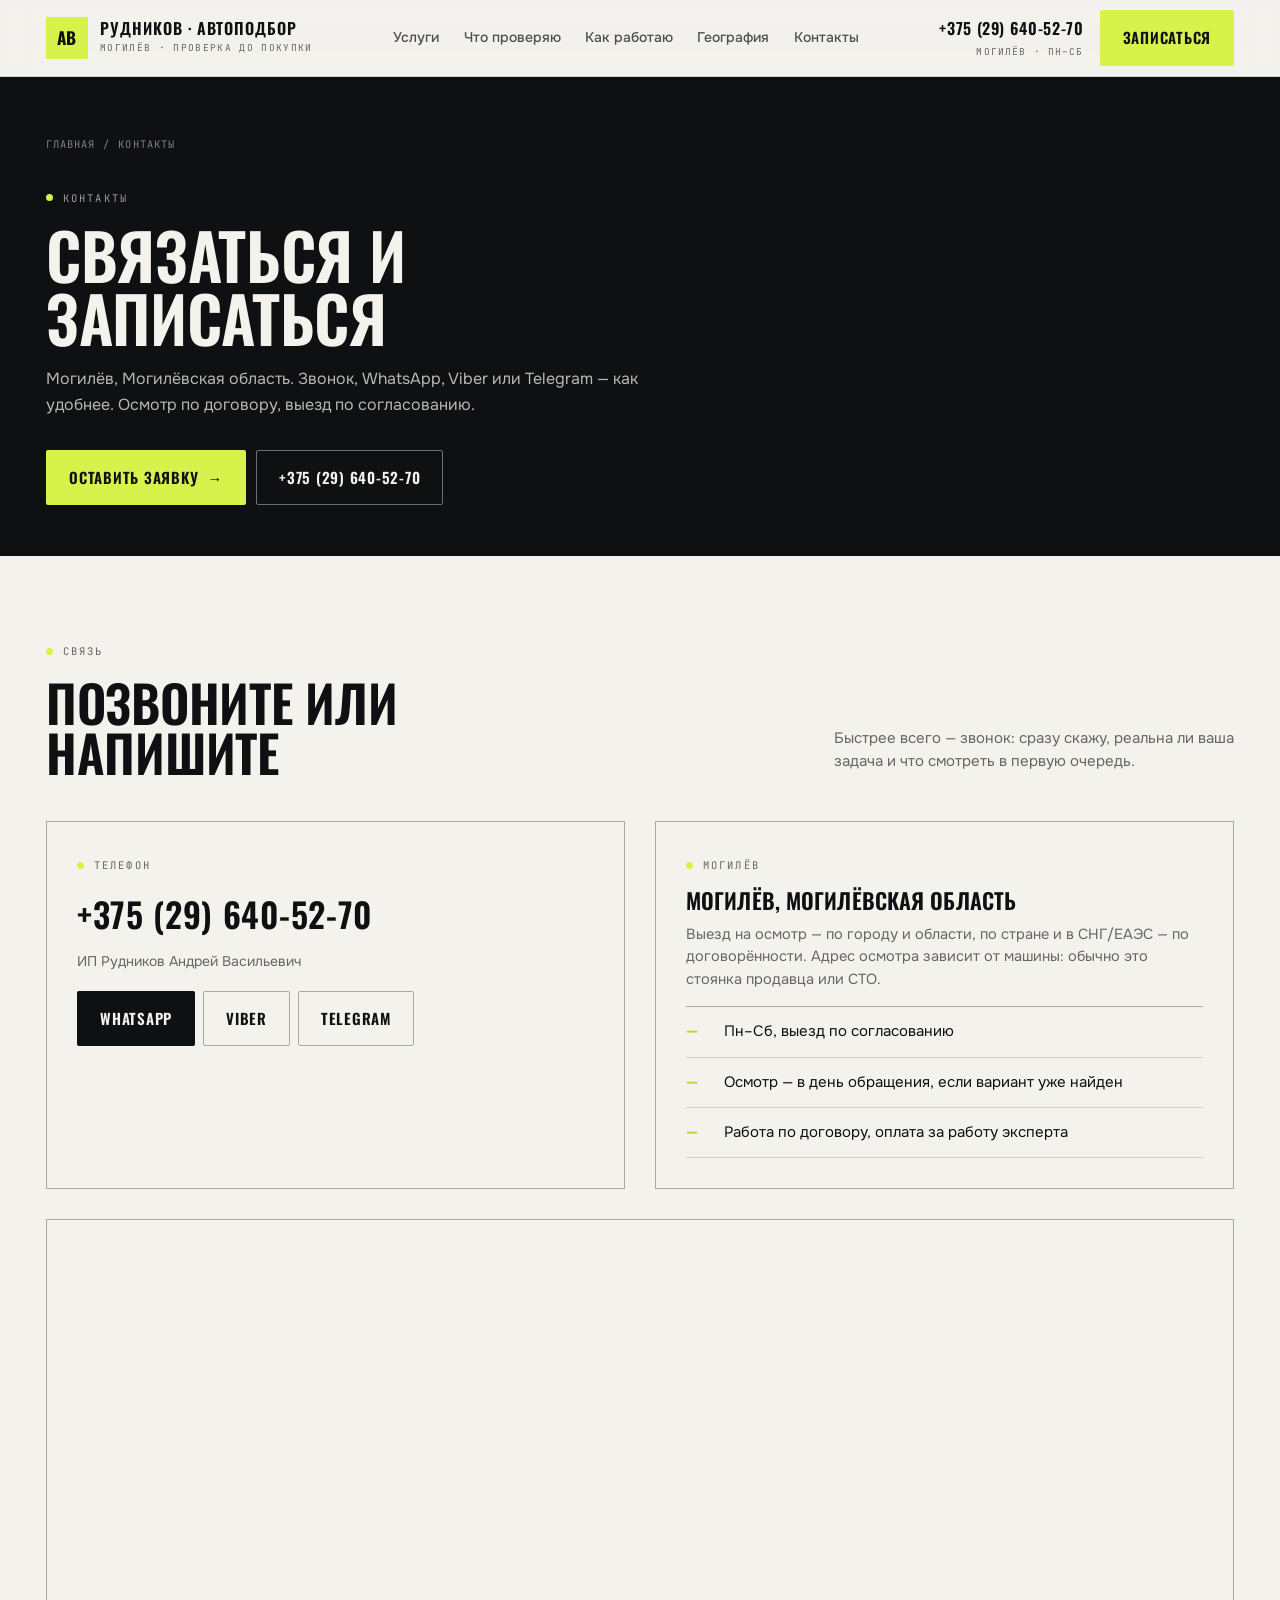
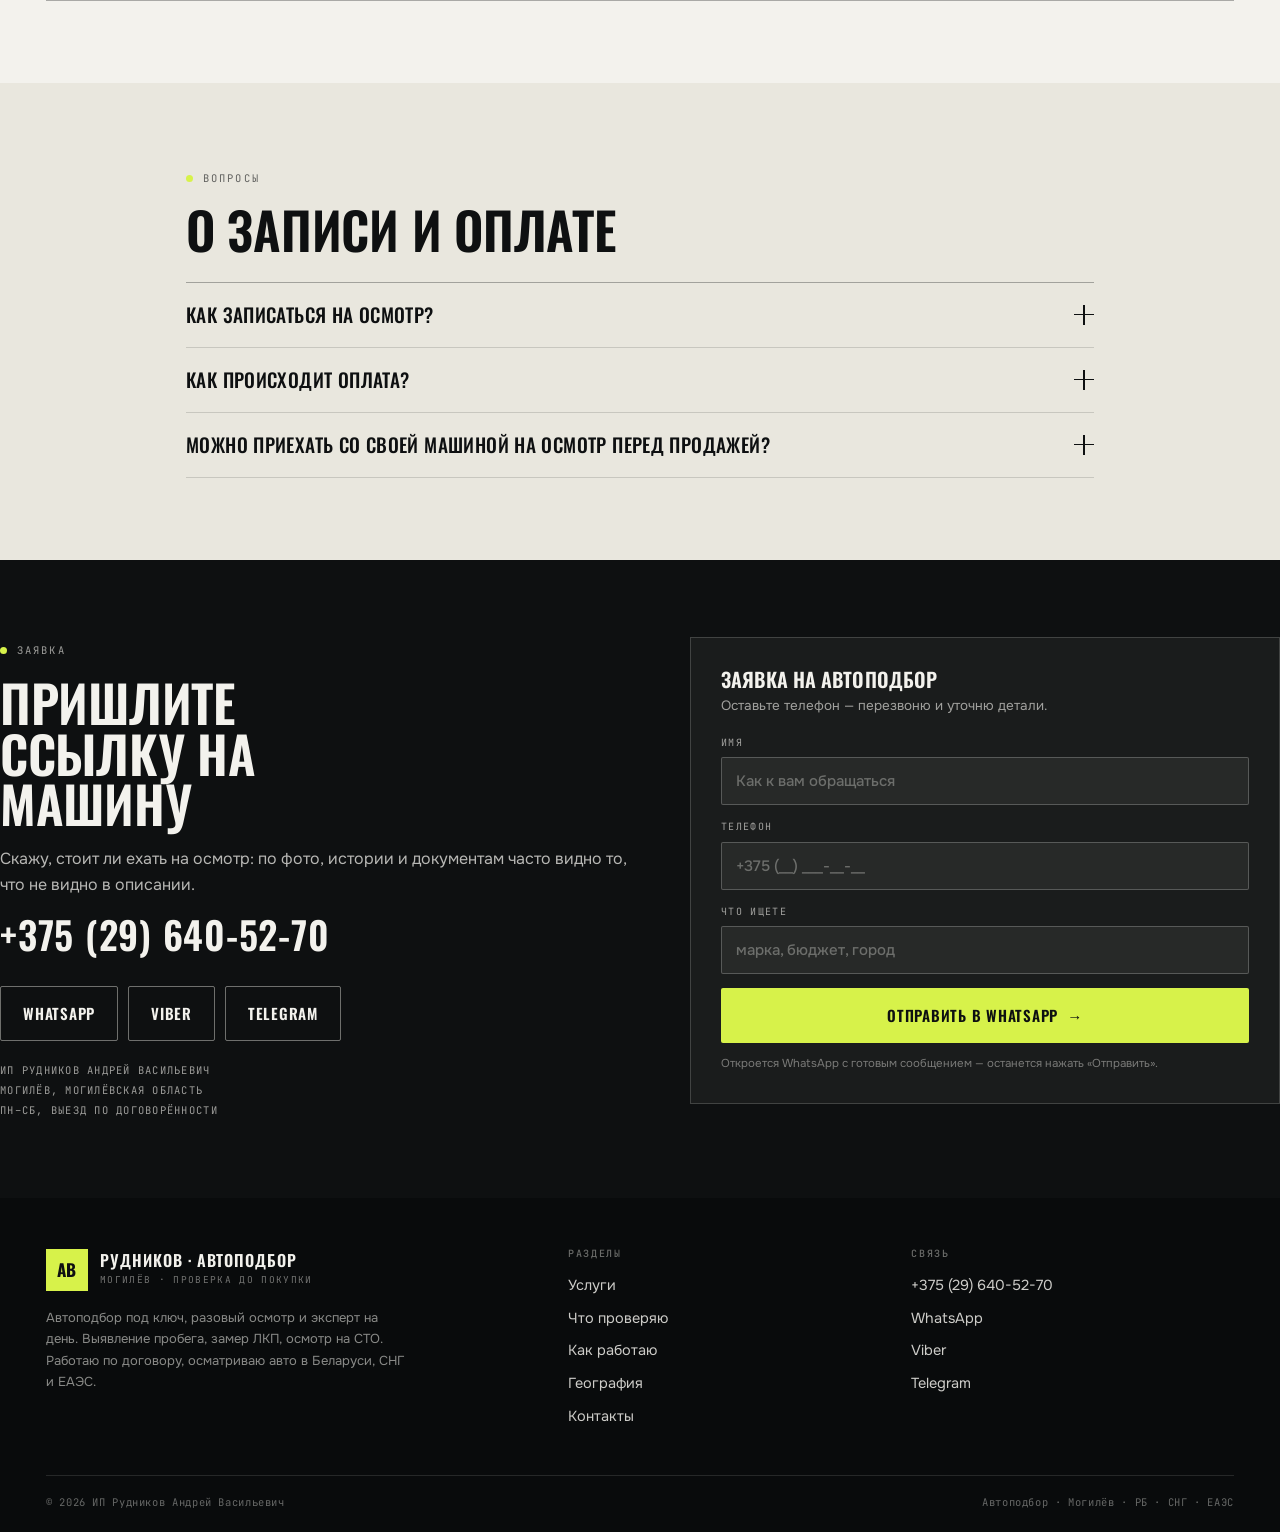
<file: kontakty.html>
<!DOCTYPE html>
<html lang="ru">
<head>
<meta charset="utf-8">
<meta name="viewport" content="width=device-width, initial-scale=1">
<title>Контакты — автоподбор в Могилёве, ИП Рудников А.В.</title>
<meta name="description" content="Телефон +375 (29) 640-52-70, WhatsApp, Viber, Telegram. Могилёв, Могилёвская область. Запись на осмотр авто.">
<link rel="icon" href="assets/img/favicon.svg" type="image/svg+xml">
<link rel="preconnect" href="https://fonts.googleapis.com">
<link rel="preconnect" href="https://fonts.gstatic.com" crossorigin>
<link href="https://fonts.googleapis.com/css2?family=Oswald:wght@300;400;500;600;700&family=Onest:wght@400;500;600&family=JetBrains+Mono:wght@400;500&display=swap" rel="stylesheet">
<link rel="stylesheet" href="assets/style.css">
</head>
<body>

<header class="site-header">
  <div class="shell nav">
    <a class="brand" href="index.html"><span class="brand__mark">АВ</span><span class="brand__text"><span class="brand__name">Рудников · автоподбор</span><span class="brand__sub">Могилёв · проверка до покупки</span></span></a>
    <nav class="nav__links" aria-label="Разделы сайта">
      <a href="uslugi.html">Услуги</a><a href="proverka.html">Что проверяю</a><a href="process.html">Как работаю</a><a href="geo.html">География</a><a href="kontakty.html">Контакты</a>
    </nav>
    <div class="nav__right">
      <a class="nav__phone" href="tel:+375296405270"><b>+375 (29) 640-52-70</b><span>Могилёв · Пн–Сб</span></a>
      <a class="btn btn--lime" href="#zayavka">Записаться</a>
      <button class="burger" aria-label="Меню" aria-expanded="false" aria-controls="mobile-menu"><i></i><i></i><i></i></button>
    </div>
  </div>
  <div class="mobile-menu" id="mobile-menu"><div class="shell">
    <a href="uslugi.html">Услуги <span>01</span></a><a href="proverka.html">Что проверяю <span>02</span></a><a href="process.html">Как работаю <span>03</span></a><a href="geo.html">География <span>04</span></a><a href="kontakty.html">Контакты <span>05</span></a>
    <a class="btn btn--lime" href="tel:+375296405270">Позвонить · +375 (29) 640-52-70</a>
  </div></div>
</header>

<main>
  <section class="page-hero">
    <div class="shell">
      <div class="crumbs"><a href="index.html">Главная</a><span>/</span><span>Контакты</span></div>
      <span class="label label--light">Контакты</span>
      <h1>Связаться и записаться</h1>
      <p class="lead">Могилёв, Могилёвская область. Звонок, WhatsApp, Viber или Telegram — как удобнее. Осмотр по договору, выезд по согласованию.</p>
      <div class="page-hero__row">
        <a class="btn btn--lime" href="#zayavka">Оставить заявку <span class="ar">→</span></a>
        <a class="btn btn--light" href="tel:+375296405270">+375 (29) 640-52-70</a>
      </div>
    </div>
  </section>
  <section class="sec">
    <div class="shell">
      <div class="sec__head">
        <div><span class="label">Связь</span><h2 style="margin-top:14px">Позвоните или напишите</h2></div>
        <p class="side">Быстрее всего — звонок: сразу скажу, реальна ли ваша задача и что смотреть в первую очередь.</p>
      </div>
      <div class="chk-grid" style="display:grid;grid-template-columns:1fr 1fr;gap:clamp(16px,2.4vw,30px)">
        <div style="border:1px solid var(--line-2);padding:clamp(20px,2.6vw,30px)">
          <span class="label">Телефон</span>
          <a href="tel:+375296405270" style="display:block;margin-top:12px;font-family:Oswald,sans-serif;font-size:clamp(24px,3vw,34px);font-weight:600;letter-spacing:.02em;text-decoration:none">+375 (29) 640-52-70</a>
          <p style="margin-top:10px;font-size:14px;color:var(--muted)">ИП Рудников Андрей Васильевич</p>
          <div style="display:flex;flex-wrap:wrap;gap:8px;margin-top:18px">
            <a class="btn btn--ink" href="https://wa.me/375296405270" target="_blank" rel="noopener">WhatsApp</a>
            <a class="btn btn--outline" href="viber://chat?number=%2B375296405270">Viber</a>
            <a class="btn btn--outline" href="https://t.me/+375296405270" target="_blank" rel="noopener">Telegram</a>
          </div>
        </div>
        <div style="border:1px solid var(--line-2);padding:clamp(20px,2.6vw,30px)">
          <span class="label">Могилёв</span>
          <h3 style="margin-top:12px;font-size:22px">Могилёв, Могилёвская область</h3>
          <p style="margin-top:10px;font-size:14.6px;color:var(--muted)">Выезд на осмотр — по городу и области, по стране и в СНГ/ЕАЭС — по договорённости. Адрес осмотра зависит от машины: обычно это стоянка продавца или СТО.</p>
          <ul class="list" style="margin-top:16px">
            <li>Пн–Сб, выезд по согласованию</li>
            <li>Осмотр — в день обращения, если вариант уже найден</li>
            <li>Работа по договору, оплата за работу эксперта</li>
          </ul>
        </div>
      </div>
      <div style="margin-top:clamp(20px,2.6vw,30px);border:1px solid var(--line-2);overflow:hidden">
        <iframe src="https://www.google.com/maps?q=%D0%9C%D0%BE%D0%B3%D0%B8%D0%BB%D1%91%D0%B2&output=embed" width="100%" height="380" style="border:0;display:block" loading="lazy" title="Могилёв на карте" referrerpolicy="no-referrer-when-downgrade"></iframe>
      </div>
    </div>
  </section>

  <section class="sec sec--paper2">
    <div class="shell shell--narrow" style="margin-left:auto;margin-right:auto">
      <span class="label">Вопросы</span>
      <h2 style="margin:14px 0 clamp(18px,2.4vw,28px)">О записи и оплате</h2>
      <div class="faq">
        <div class="faq__item">
          <button class="faq__q" aria-expanded="false">Как записаться на осмотр? <span class="sign"></span></button>
          <div class="faq__a"><p>Позвоните или напишите в WhatsApp: пришлите ссылку на объявление, город и удобное время. Отвечу, стоит ли ехать, и согласуем дату.</p></div>
        </div>
        <div class="faq__item">
          <button class="faq__q" aria-expanded="false">Как происходит оплата? <span class="sign"></span></button>
          <div class="faq__a"><p>По договору: стоимость и объём работ фиксируются до выезда. Оплата — за работу эксперта, а не за результат сделки, поэтому у меня нет интереса «продать» вам машину.</p></div>
        </div>
        <div class="faq__item">
          <button class="faq__q" aria-expanded="false">Можно приехать со своей машиной на осмотр перед продажей? <span class="sign"></span></button>
          <div class="faq__a"><p>Можно: посмотрю состояние и скажу, что стоит исправить, чтобы не терять в цене. Но основная работа — помощь покупателю.</p></div>
        </div>
      </div>
    </div>
  </section>

  <section class="cta" id="zayavka">
    <div class="shell cta__grid">
      <div>
        <span class="label label--light">Заявка</span>
        <h2>Пришлите ссылку на машину</h2>
        <p class="lead lead--light">Скажу, стоит ли ехать на осмотр: по фото, истории и документам часто видно то, что не видно в описании.</p>
        <a class="cta__phone" href="tel:+375296405270">+375 (29) 640-52-70</a>
        <div class="cta__contacts">
          <a class="btn btn--light" href="https://wa.me/375296405270" target="_blank" rel="noopener">WhatsApp</a>
          <a class="btn btn--light" href="viber://chat?number=%2B375296405270">Viber</a>
          <a class="btn btn--light" href="https://t.me/+375296405270" target="_blank" rel="noopener">Telegram</a>
        </div>
        <p class="cta__meta">ИП Рудников Андрей Васильевич<br>Могилёв, Могилёвская область<br>Пн–Сб, выезд по договорённости</p>
      </div>
      <div class="form-card">
        <h3>Заявка на автоподбор</h3>
        <p>Оставьте телефон — перезвоню и уточню детали.</p>
        <form id="lead-form" novalidate>
          <div class="fields">
            <div class="field field--full"><label for="l-name">Имя</label><input id="l-name" name="name" type="text" placeholder="Как к вам обращаться" autocomplete="name"></div>
            <div class="field field--full"><label for="l-phone">Телефон</label><input id="l-phone" name="phone" type="tel" placeholder="+375 (__) ___-__-__" autocomplete="tel" required></div>
            <div class="field field--full"><label for="l-car">Что ищете</label><input id="l-car" name="car" type="text" placeholder="марка, бюджет, город"></div>
          </div>
          <button class="btn btn--lime btn--full" type="submit">Отправить в WhatsApp <span class="ar">→</span></button>
          <small>Откроется WhatsApp с готовым сообщением — останется нажать «Отправить».</small>
        </form>
      </div>
    </div>
  </section>
</main>

<footer class="site-footer">
  <div class="shell">
    <div class="site-footer__top">
      <div class="site-footer__brand">
        <a class="brand" href="index.html"><span class="brand__mark">АВ</span><span class="brand__text"><span class="brand__name">Рудников · автоподбор</span><span class="brand__sub">Могилёв · проверка до покупки</span></span></a>
        <p style="margin-top:16px">Автоподбор под ключ, разовый осмотр и эксперт на день. Выявление пробега, замер ЛКП, осмотр на СТО. Работаю по договору, осматриваю авто в Беларуси, СНГ и ЕАЭС.</p>
      </div>
      <div><h4>Разделы</h4><ul><li><a href="uslugi.html">Услуги</a></li><li><a href="proverka.html">Что проверяю</a></li><li><a href="process.html">Как работаю</a></li><li><a href="geo.html">География</a></li><li><a href="kontakty.html">Контакты</a></li></ul></div>
      <div><h4>Связь</h4><ul><li><a href="tel:+375296405270">+375 (29) 640-52-70</a></li><li><a href="https://wa.me/375296405270" target="_blank" rel="noopener">WhatsApp</a></li><li><a href="viber://chat?number=%2B375296405270">Viber</a></li><li><a href="https://t.me/+375296405270" target="_blank" rel="noopener">Telegram</a></li></ul></div>
    </div>
    <div class="site-footer__bottom"><span>© <span data-year>2026</span> ИП Рудников Андрей Васильевич</span><span>Автоподбор · Могилёв · РБ · СНГ · ЕАЭС</span></div>
  </div>
</footer>

<div class="callbar">
  <a class="btn btn--lime" href="tel:+375296405270">Позвонить</a>
  <a class="btn btn--ink" href="https://wa.me/375296405270" target="_blank" rel="noopener">WhatsApp</a>
</div>
<script src="assets/app.js"></script>
</body>
</html>
</file>
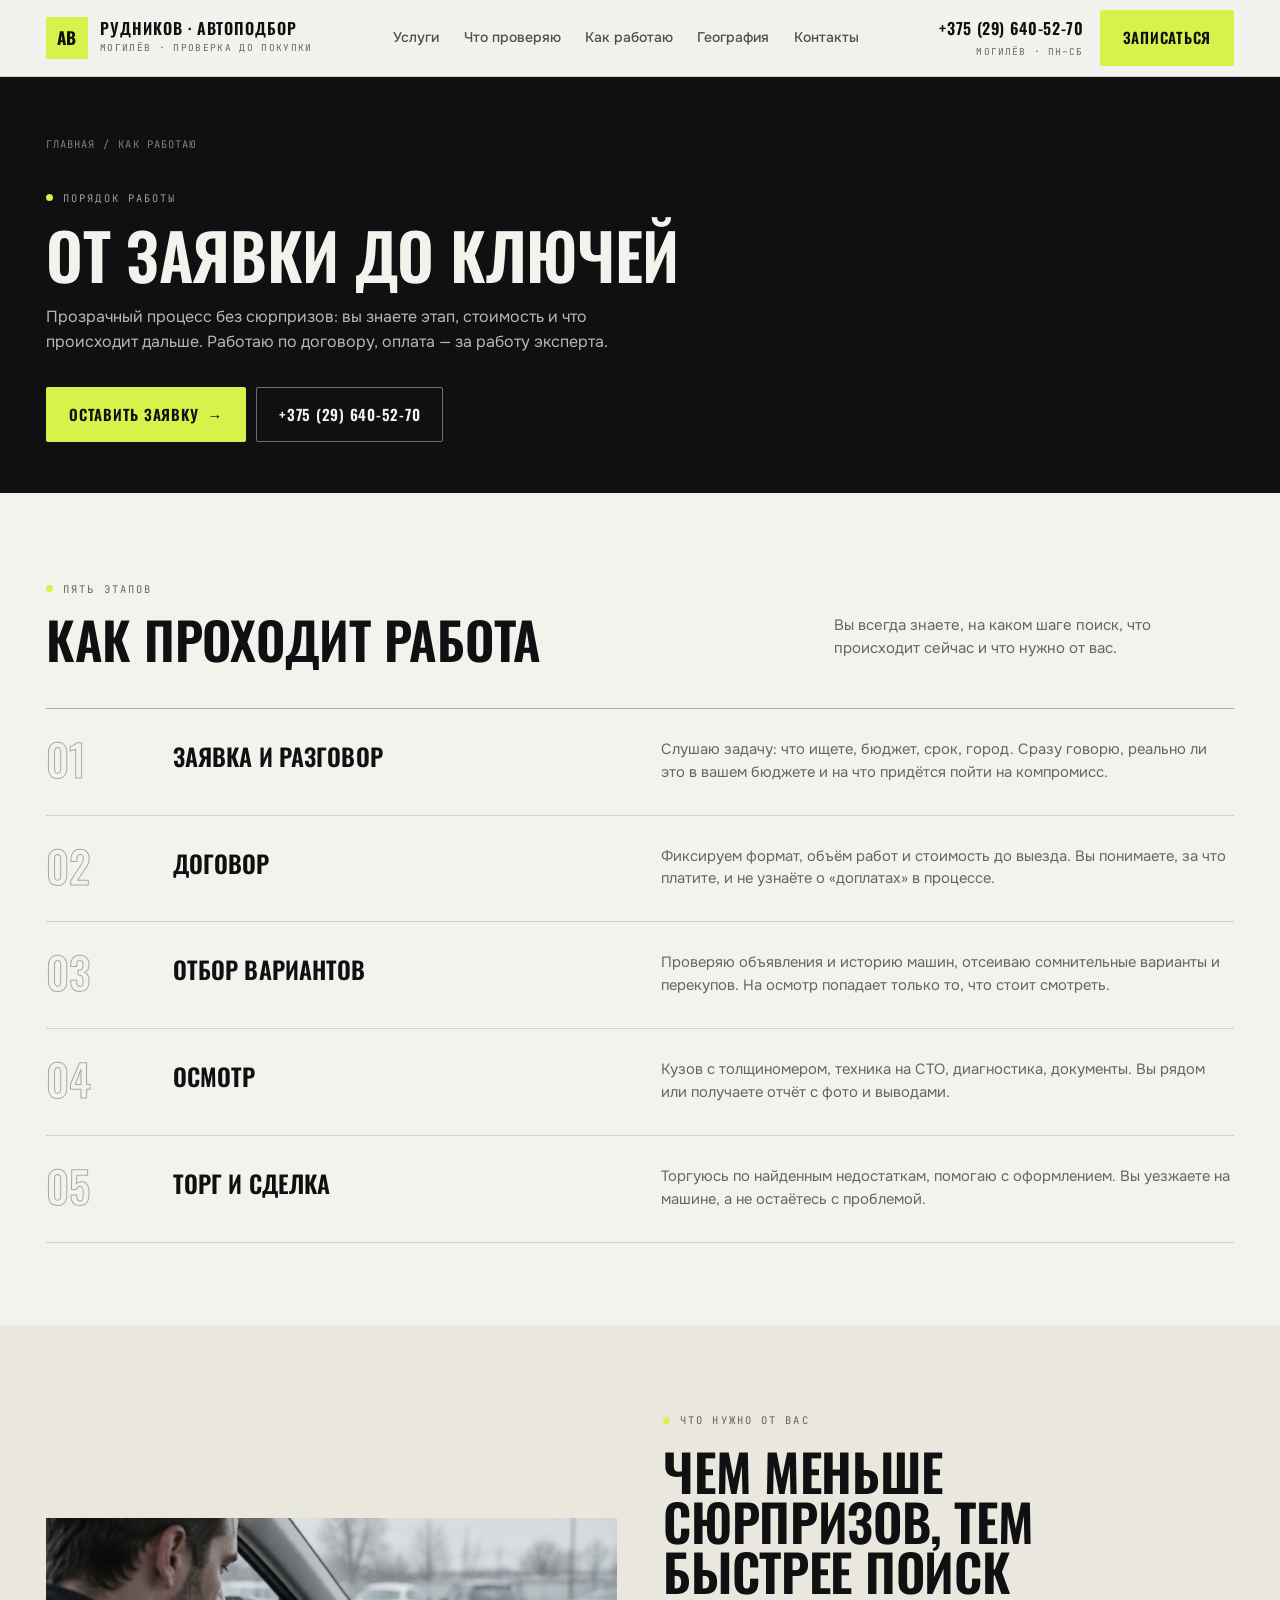
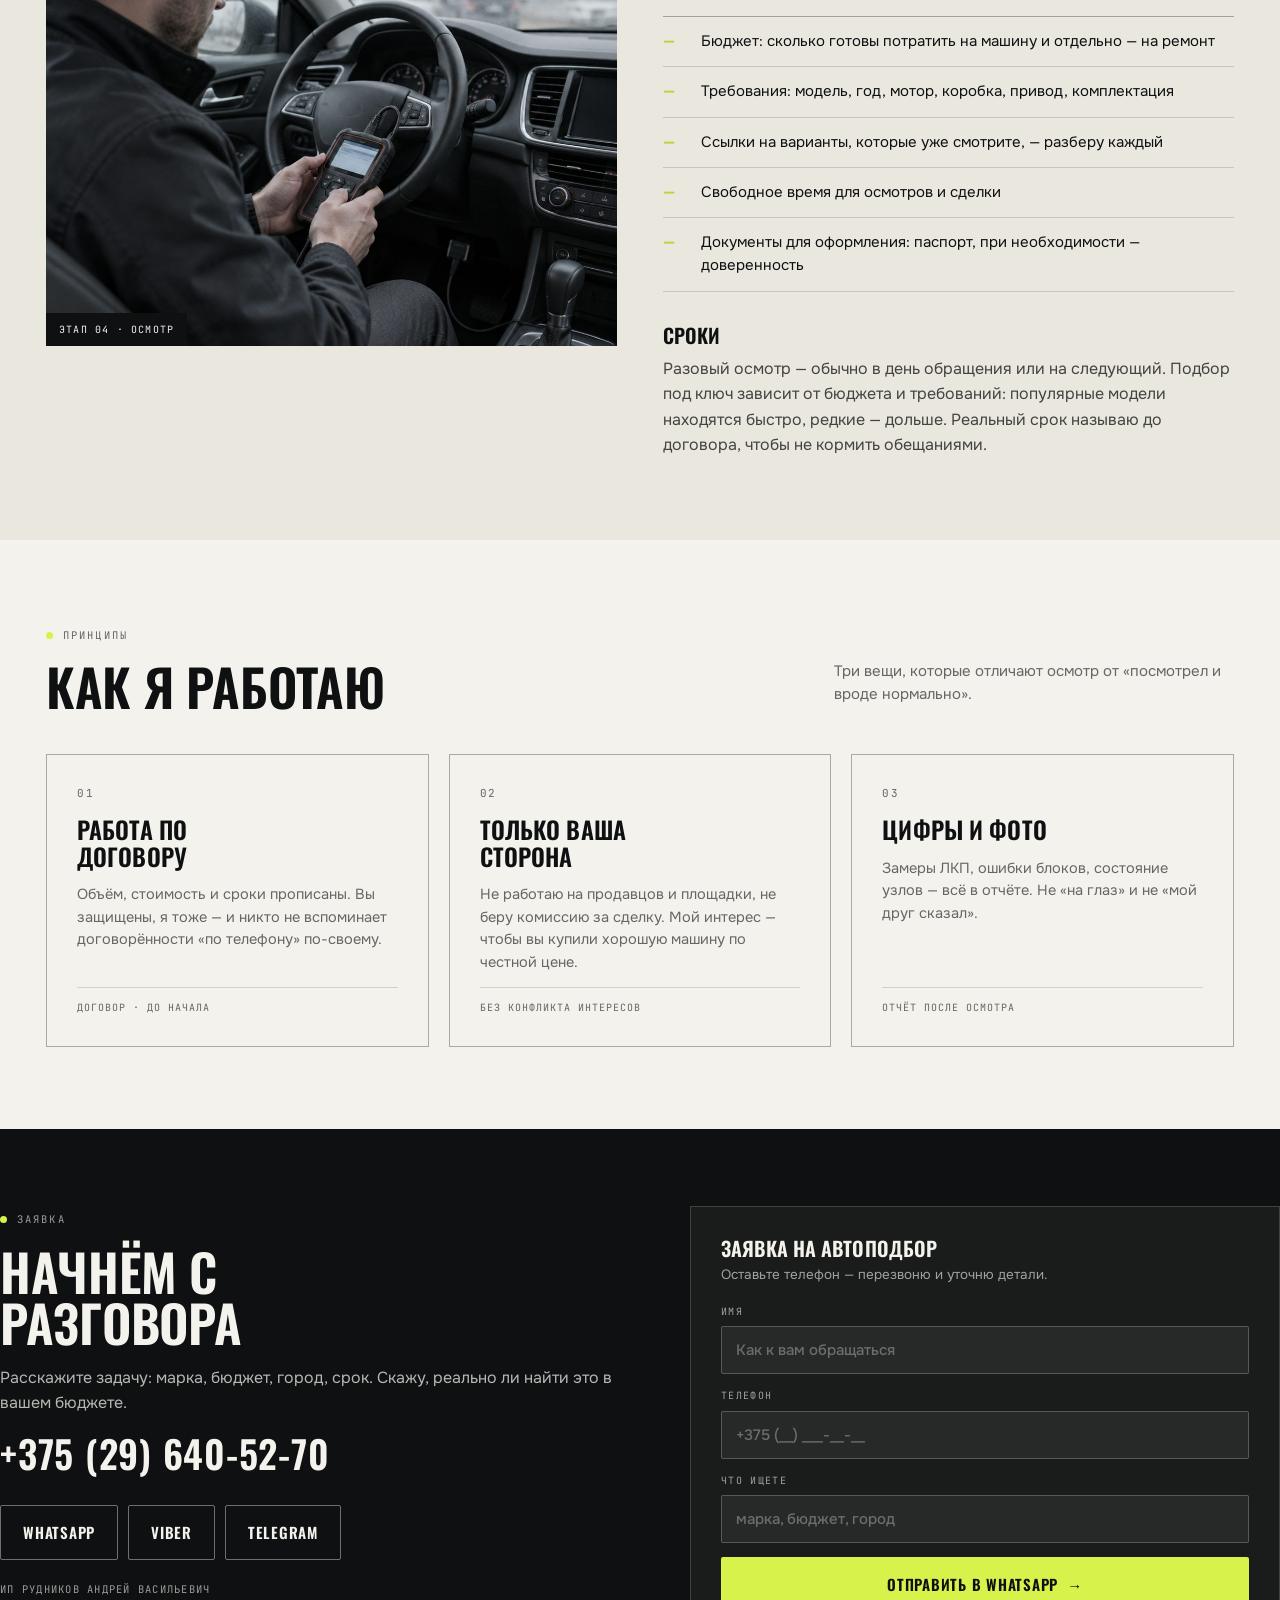
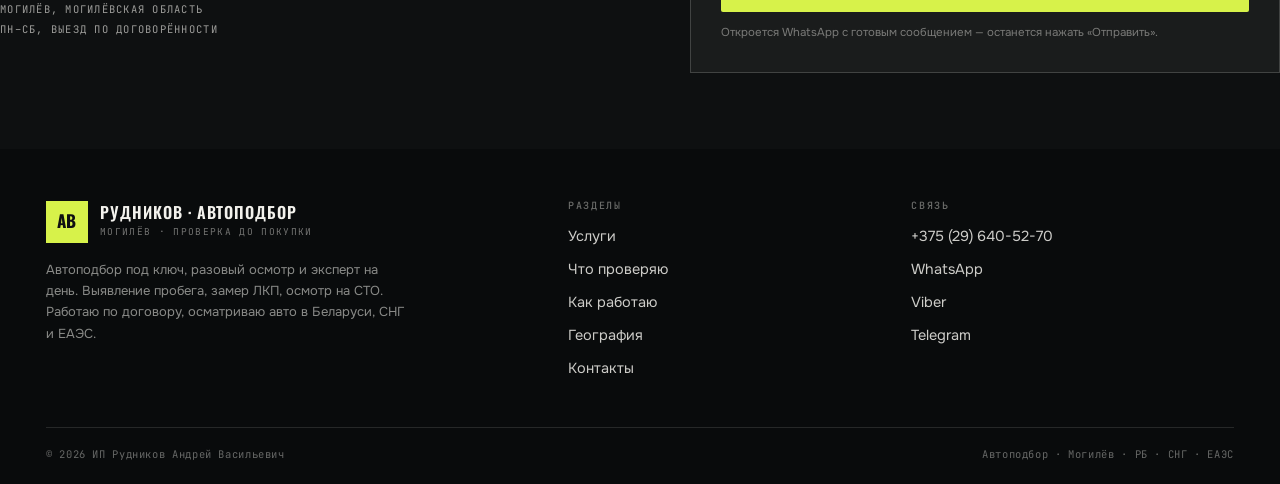
<file: process.html>
<!DOCTYPE html>
<html lang="ru">
<head>
<meta charset="utf-8">
<meta name="viewport" content="width=device-width, initial-scale=1">
<title>Как проходит работа — этапы автоподбора | Рудников, Могилёв</title>
<meta name="description" content="Пять этапов: заявка, договор, отбор вариантов, осмотр, торг и сделка. Что нужно от вас, сроки и принципы работы.">
<link rel="icon" href="assets/img/favicon.svg" type="image/svg+xml">
<link rel="preconnect" href="https://fonts.googleapis.com">
<link rel="preconnect" href="https://fonts.gstatic.com" crossorigin>
<link href="https://fonts.googleapis.com/css2?family=Oswald:wght@300;400;500;600;700&family=Onest:wght@400;500;600&family=JetBrains+Mono:wght@400;500&display=swap" rel="stylesheet">
<link rel="stylesheet" href="assets/style.css">
</head>
<body>

<header class="site-header">
  <div class="shell nav">
    <a class="brand" href="index.html"><span class="brand__mark">АВ</span><span class="brand__text"><span class="brand__name">Рудников · автоподбор</span><span class="brand__sub">Могилёв · проверка до покупки</span></span></a>
    <nav class="nav__links" aria-label="Разделы сайта">
      <a href="uslugi.html">Услуги</a><a href="proverka.html">Что проверяю</a><a href="process.html">Как работаю</a><a href="geo.html">География</a><a href="kontakty.html">Контакты</a>
    </nav>
    <div class="nav__right">
      <a class="nav__phone" href="tel:+375296405270"><b>+375 (29) 640-52-70</b><span>Могилёв · Пн–Сб</span></a>
      <a class="btn btn--lime" href="#zayavka">Записаться</a>
      <button class="burger" aria-label="Меню" aria-expanded="false" aria-controls="mobile-menu"><i></i><i></i><i></i></button>
    </div>
  </div>
  <div class="mobile-menu" id="mobile-menu"><div class="shell">
    <a href="uslugi.html">Услуги <span>01</span></a><a href="proverka.html">Что проверяю <span>02</span></a><a href="process.html">Как работаю <span>03</span></a><a href="geo.html">География <span>04</span></a><a href="kontakty.html">Контакты <span>05</span></a>
    <a class="btn btn--lime" href="tel:+375296405270">Позвонить · +375 (29) 640-52-70</a>
  </div></div>
</header>

<main>
  <section class="page-hero">
    <div class="shell">
      <div class="crumbs"><a href="index.html">Главная</a><span>/</span><span>Как работаю</span></div>
      <span class="label label--light">Порядок работы</span>
      <h1>От заявки до ключей</h1>
      <p class="lead">Прозрачный процесс без сюрпризов: вы знаете этап, стоимость и что происходит дальше. Работаю по договору, оплата — за работу эксперта.</p>
      <div class="page-hero__row">
        <a class="btn btn--lime" href="#zayavka">Оставить заявку <span class="ar">→</span></a>
        <a class="btn btn--light" href="tel:+375296405270">+375 (29) 640-52-70</a>
      </div>
    </div>
  </section>
  <section class="sec">
    <div class="shell">
      <div class="sec__head">
        <div><span class="label">Пять этапов</span><h2 style="margin-top:14px">Как проходит работа</h2></div>
        <p class="side">Вы всегда знаете, на каком шаге поиск, что происходит сейчас и что нужно от вас.</p>
      </div>
      <ol class="steps">
        <li class="reveal"><span class="num">01</span><h3>Заявка и разговор</h3><p>Слушаю задачу: что ищете, бюджет, срок, город. Сразу говорю, реально ли это в вашем бюджете и на что придётся пойти на компромисс.</p></li>
        <li class="reveal"><span class="num">02</span><h3>Договор</h3><p>Фиксируем формат, объём работ и стоимость до выезда. Вы понимаете, за что платите, и не узнаёте о «доплатах» в процессе.</p></li>
        <li class="reveal"><span class="num">03</span><h3>Отбор вариантов</h3><p>Проверяю объявления и историю машин, отсеиваю сомнительные варианты и перекупов. На осмотр попадает только то, что стоит смотреть.</p></li>
        <li class="reveal"><span class="num">04</span><h3>Осмотр</h3><p>Кузов с толщиномером, техника на СТО, диагностика, документы. Вы рядом или получаете отчёт с фото и выводами.</p></li>
        <li class="reveal"><span class="num">05</span><h3>Торг и сделка</h3><p>Торгуюсь по найденным недостаткам, помогаю с оформлением. Вы уезжаете на машине, а не остаётесь с проблемой.</p></li>
      </ol>
    </div>
  </section>

  <section class="sec sec--paper2">
    <div class="shell split">
      <div class="split__media reveal"><img src="assets/img/obd.jpg" alt="Диагностика автомобиля перед покупкой" loading="lazy" width="1100" height="825"><span class="split__cap">этап 04 · осмотр</span></div>
      <div>
        <span class="label">Что нужно от вас</span>
        <h2 style="margin-top:14px">Чем меньше сюрпризов, тем быстрее поиск</h2>
        <ul class="list" style="margin-top:20px">
          <li>Бюджет: сколько готовы потратить на машину и отдельно — на ремонт</li>
          <li>Требования: модель, год, мотор, коробка, привод, комплектация</li>
          <li>Ссылки на варианты, которые уже смотрите, — разберу каждый</li>
          <li>Свободное время для осмотров и сделки</li>
          <li>Документы для оформления: паспорт, при необходимости — доверенность</li>
        </ul>
        <h3 style="margin-top:clamp(24px,3vw,32px);font-size:20px">Сроки</h3>
        <p class="lead" style="margin-top:10px">Разовый осмотр — обычно в день обращения или на следующий. Подбор под ключ зависит от бюджета и требований: популярные модели находятся быстро, редкие — дольше. Реальный срок называю до договора, чтобы не кормить обещаниями.</p>
      </div>
    </div>
  </section>

  <section class="sec">
    <div class="shell">
      <div class="sec__head">
        <div><span class="label">Принципы</span><h2 style="margin-top:14px">Как я работаю</h2></div>
        <p class="side">Три вещи, которые отличают осмотр от «посмотрел и вроде нормально».</p>
      </div>
      <div class="svc">
        <article class="reveal"><span class="n">01</span><h3>Работа по договору</h3><p>Объём, стоимость и сроки прописаны. Вы защищены, я тоже — и никто не вспоминает договорённости «по телефону» по-своему.</p><span class="tag">договор · до начала</span></article>
        <article class="reveal"><span class="n">02</span><h3>Только ваша сторона</h3><p>Не работаю на продавцов и площадки, не беру комиссию за сделку. Мой интерес — чтобы вы купили хорошую машину по честной цене.</p><span class="tag">без конфликта интересов</span></article>
        <article class="reveal"><span class="n">03</span><h3>Цифры и фото</h3><p>Замеры ЛКП, ошибки блоков, состояние узлов — всё в отчёте. Не «на глаз» и не «мой друг сказал».</p><span class="tag">отчёт после осмотра</span></article>
      </div>
    </div>
  </section>

  <section class="cta" id="zayavka">
    <div class="shell cta__grid">
      <div>
        <span class="label label--light">Заявка</span>
        <h2>Начнём с разговора</h2>
        <p class="lead lead--light">Расскажите задачу: марка, бюджет, город, срок. Скажу, реально ли найти это в вашем бюджете.</p>
        <a class="cta__phone" href="tel:+375296405270">+375 (29) 640-52-70</a>
        <div class="cta__contacts">
          <a class="btn btn--light" href="https://wa.me/375296405270" target="_blank" rel="noopener">WhatsApp</a>
          <a class="btn btn--light" href="viber://chat?number=%2B375296405270">Viber</a>
          <a class="btn btn--light" href="https://t.me/+375296405270" target="_blank" rel="noopener">Telegram</a>
        </div>
        <p class="cta__meta">ИП Рудников Андрей Васильевич<br>Могилёв, Могилёвская область<br>Пн–Сб, выезд по договорённости</p>
      </div>
      <div class="form-card">
        <h3>Заявка на автоподбор</h3>
        <p>Оставьте телефон — перезвоню и уточню детали.</p>
        <form id="lead-form" novalidate>
          <div class="fields">
            <div class="field field--full"><label for="l-name">Имя</label><input id="l-name" name="name" type="text" placeholder="Как к вам обращаться" autocomplete="name"></div>
            <div class="field field--full"><label for="l-phone">Телефон</label><input id="l-phone" name="phone" type="tel" placeholder="+375 (__) ___-__-__" autocomplete="tel" required></div>
            <div class="field field--full"><label for="l-car">Что ищете</label><input id="l-car" name="car" type="text" placeholder="марка, бюджет, город"></div>
          </div>
          <button class="btn btn--lime btn--full" type="submit">Отправить в WhatsApp <span class="ar">→</span></button>
          <small>Откроется WhatsApp с готовым сообщением — останется нажать «Отправить».</small>
        </form>
      </div>
    </div>
  </section>
</main>

<footer class="site-footer">
  <div class="shell">
    <div class="site-footer__top">
      <div class="site-footer__brand">
        <a class="brand" href="index.html"><span class="brand__mark">АВ</span><span class="brand__text"><span class="brand__name">Рудников · автоподбор</span><span class="brand__sub">Могилёв · проверка до покупки</span></span></a>
        <p style="margin-top:16px">Автоподбор под ключ, разовый осмотр и эксперт на день. Выявление пробега, замер ЛКП, осмотр на СТО. Работаю по договору, осматриваю авто в Беларуси, СНГ и ЕАЭС.</p>
      </div>
      <div><h4>Разделы</h4><ul><li><a href="uslugi.html">Услуги</a></li><li><a href="proverka.html">Что проверяю</a></li><li><a href="process.html">Как работаю</a></li><li><a href="geo.html">География</a></li><li><a href="kontakty.html">Контакты</a></li></ul></div>
      <div><h4>Связь</h4><ul><li><a href="tel:+375296405270">+375 (29) 640-52-70</a></li><li><a href="https://wa.me/375296405270" target="_blank" rel="noopener">WhatsApp</a></li><li><a href="viber://chat?number=%2B375296405270">Viber</a></li><li><a href="https://t.me/+375296405270" target="_blank" rel="noopener">Telegram</a></li></ul></div>
    </div>
    <div class="site-footer__bottom"><span>© <span data-year>2026</span> ИП Рудников Андрей Васильевич</span><span>Автоподбор · Могилёв · РБ · СНГ · ЕАЭС</span></div>
  </div>
</footer>

<div class="callbar">
  <a class="btn btn--lime" href="tel:+375296405270">Позвонить</a>
  <a class="btn btn--ink" href="https://wa.me/375296405270" target="_blank" rel="noopener">WhatsApp</a>
</div>
<script src="assets/app.js"></script>
</body>
</html>
</file>
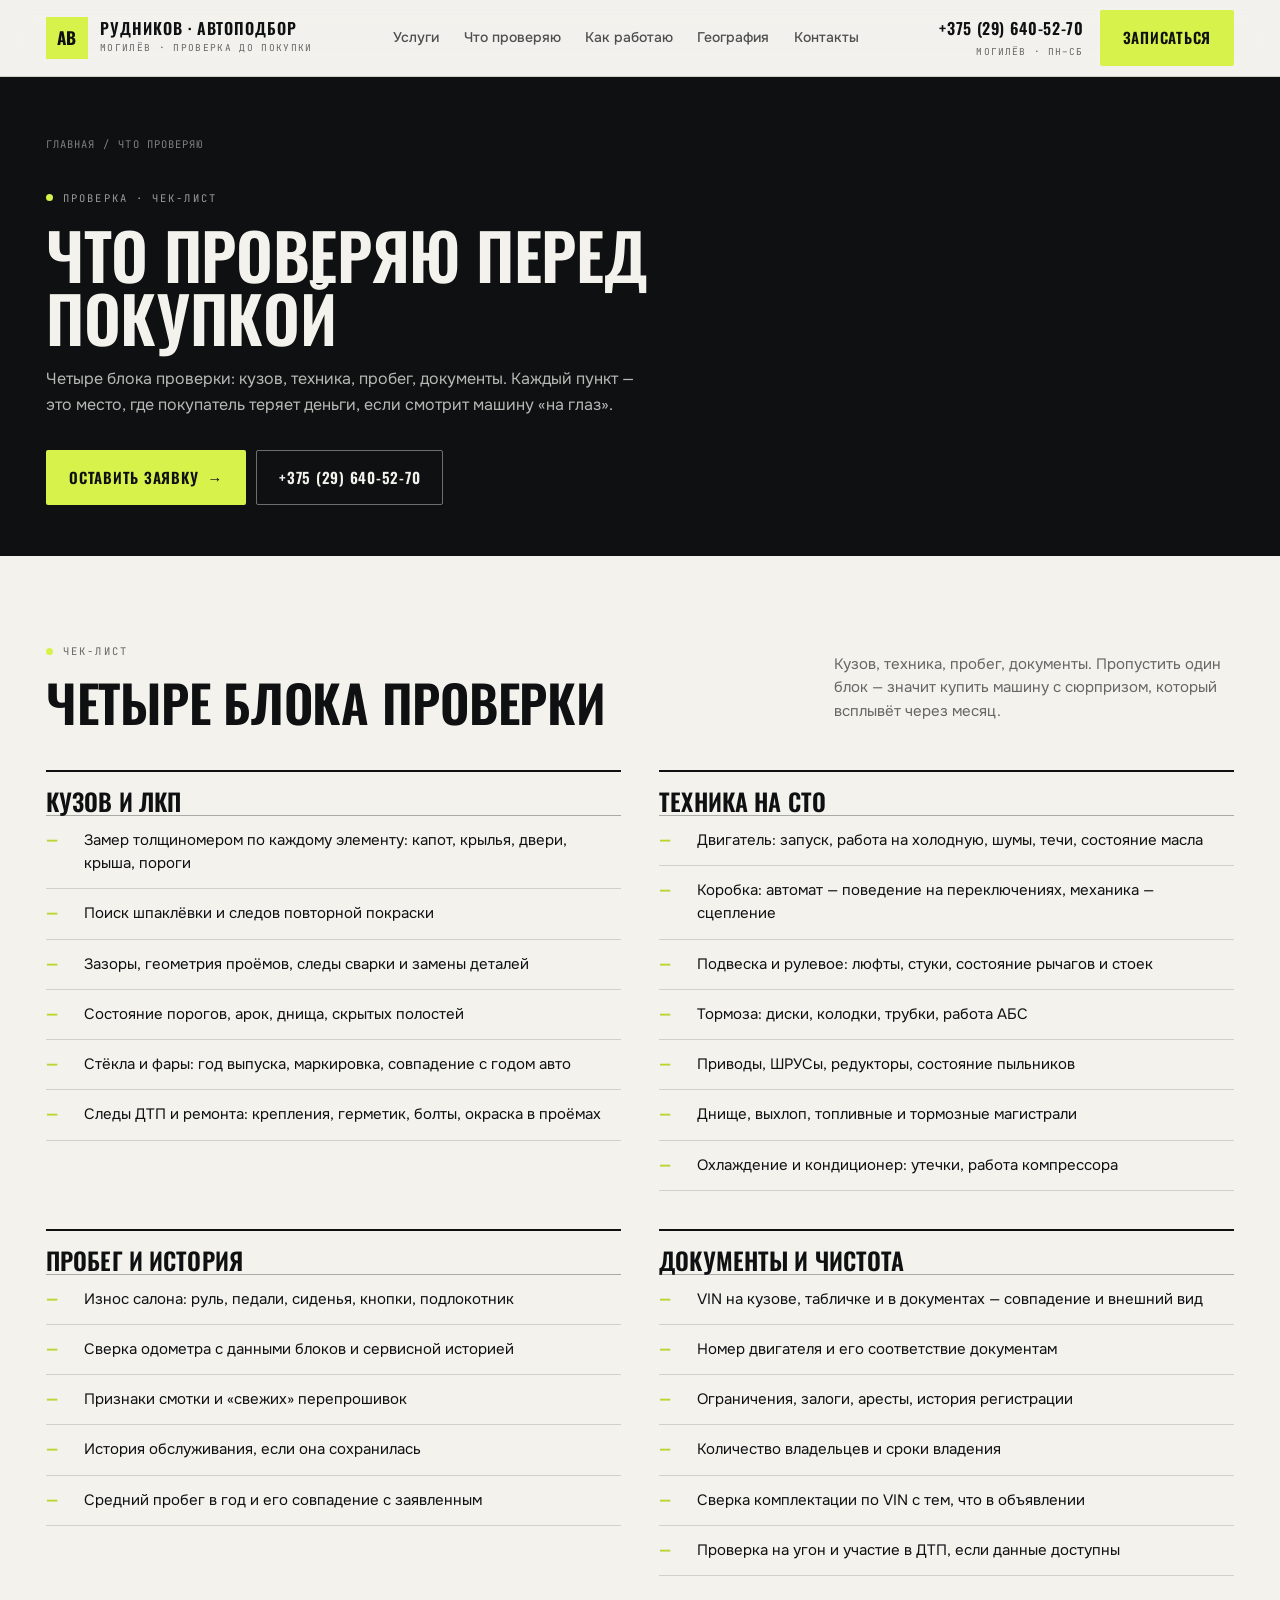
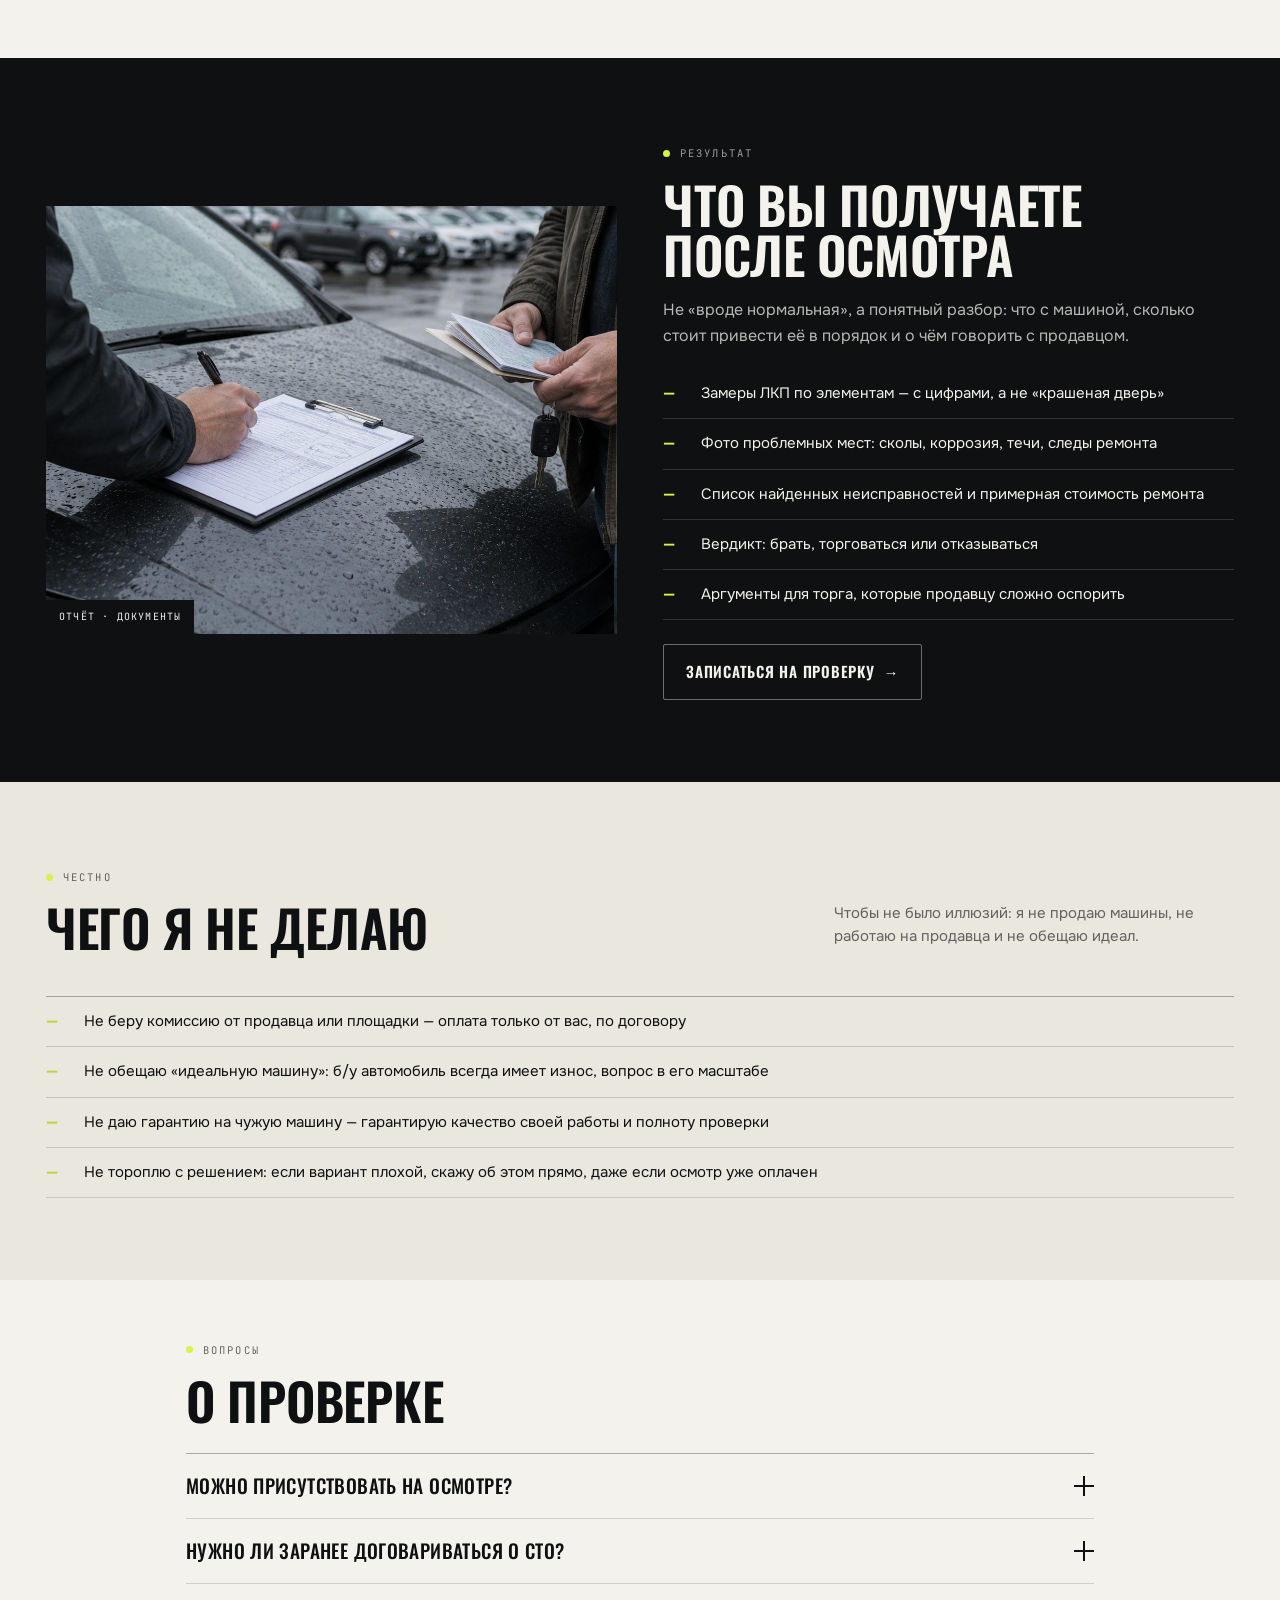
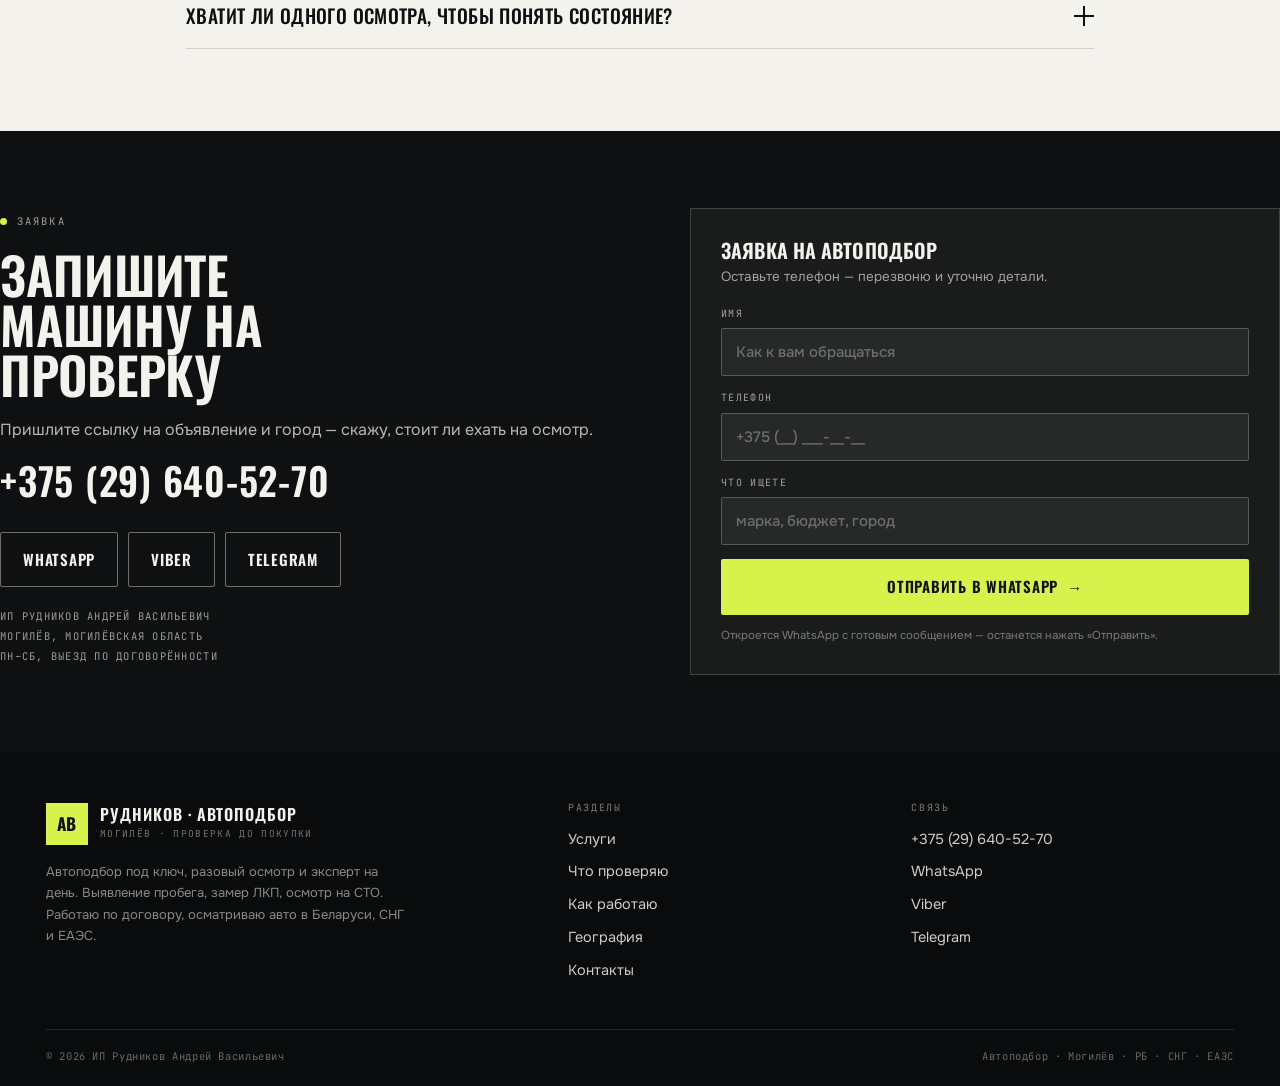
<file: proverka.html>
<!DOCTYPE html>
<html lang="ru">
<head>
<meta charset="utf-8">
<meta name="viewport" content="width=device-width, initial-scale=1">
<title>Что проверяю перед покупкой — чек-лист автоподбора | Рудников, Могилёв</title>
<meta name="description" content="Кузов и замер ЛКП, техника на СТО, пробег и история, документы и юридическая чистота. Что входит в проверку и какой отчёт вы получаете.">
<link rel="icon" href="assets/img/favicon.svg" type="image/svg+xml">
<link rel="preconnect" href="https://fonts.googleapis.com">
<link rel="preconnect" href="https://fonts.gstatic.com" crossorigin>
<link href="https://fonts.googleapis.com/css2?family=Oswald:wght@300;400;500;600;700&family=Onest:wght@400;500;600&family=JetBrains+Mono:wght@400;500&display=swap" rel="stylesheet">
<link rel="stylesheet" href="assets/style.css">
</head>
<body>

<header class="site-header">
  <div class="shell nav">
    <a class="brand" href="index.html"><span class="brand__mark">АВ</span><span class="brand__text"><span class="brand__name">Рудников · автоподбор</span><span class="brand__sub">Могилёв · проверка до покупки</span></span></a>
    <nav class="nav__links" aria-label="Разделы сайта">
      <a href="uslugi.html">Услуги</a><a href="proverka.html">Что проверяю</a><a href="process.html">Как работаю</a><a href="geo.html">География</a><a href="kontakty.html">Контакты</a>
    </nav>
    <div class="nav__right">
      <a class="nav__phone" href="tel:+375296405270"><b>+375 (29) 640-52-70</b><span>Могилёв · Пн–Сб</span></a>
      <a class="btn btn--lime" href="#zayavka">Записаться</a>
      <button class="burger" aria-label="Меню" aria-expanded="false" aria-controls="mobile-menu"><i></i><i></i><i></i></button>
    </div>
  </div>
  <div class="mobile-menu" id="mobile-menu"><div class="shell">
    <a href="uslugi.html">Услуги <span>01</span></a><a href="proverka.html">Что проверяю <span>02</span></a><a href="process.html">Как работаю <span>03</span></a><a href="geo.html">География <span>04</span></a><a href="kontakty.html">Контакты <span>05</span></a>
    <a class="btn btn--lime" href="tel:+375296405270">Позвонить · +375 (29) 640-52-70</a>
  </div></div>
</header>

<main>
  <section class="page-hero">
    <div class="shell">
      <div class="crumbs"><a href="index.html">Главная</a><span>/</span><span>Что проверяю</span></div>
      <span class="label label--light">Проверка · чек-лист</span>
      <h1>Что проверяю перед покупкой</h1>
      <p class="lead">Четыре блока проверки: кузов, техника, пробег, документы. Каждый пункт — это место, где покупатель теряет деньги, если смотрит машину «на глаз».</p>
      <div class="page-hero__row">
        <a class="btn btn--lime" href="#zayavka">Оставить заявку <span class="ar">→</span></a>
        <a class="btn btn--light" href="tel:+375296405270">+375 (29) 640-52-70</a>
      </div>
    </div>
  </section>
  <section class="sec">
    <div class="shell">
      <div class="sec__head">
        <div><span class="label">Чек-лист</span><h2 style="margin-top:14px">Четыре блока проверки</h2></div>
        <p class="side">Кузов, техника, пробег, документы. Пропустить один блок — значит купить машину с сюрпризом, который всплывёт через месяц.</p>
      </div>
      <div style="display:grid;grid-template-columns:1fr 1fr;gap:clamp(18px,3vw,40px)" class="chk-grid">
        <div>
          <h3 style="border-top:2px solid var(--ink);padding-top:16px">Кузов и ЛКП</h3>
          <ul class="list">
            <li>Замер толщиномером по каждому элементу: капот, крылья, двери, крыша, пороги</li>
            <li>Поиск шпаклёвки и следов повторной покраски</li>
            <li>Зазоры, геометрия проёмов, следы сварки и замены деталей</li>
            <li>Состояние порогов, арок, днища, скрытых полостей</li>
            <li>Стёкла и фары: год выпуска, маркировка, совпадение с годом авто</li>
            <li>Следы ДТП и ремонта: крепления, герметик, болты, окраска в проёмах</li>
          </ul>
        </div>
        <div>
          <h3 style="border-top:2px solid var(--ink);padding-top:16px">Техника на СТО</h3>
          <ul class="list">
            <li>Двигатель: запуск, работа на холодную, шумы, течи, состояние масла</li>
            <li>Коробка: автомат — поведение на переключениях, механика — сцепление</li>
            <li>Подвеска и рулевое: люфты, стуки, состояние рычагов и стоек</li>
            <li>Тормоза: диски, колодки, трубки, работа АБС</li>
            <li>Приводы, ШРУСы, редукторы, состояние пыльников</li>
            <li>Днище, выхлоп, топливные и тормозные магистрали</li>
            <li>Охлаждение и кондиционер: утечки, работа компрессора</li>
          </ul>
        </div>
        <div>
          <h3 style="border-top:2px solid var(--ink);padding-top:16px">Пробег и история</h3>
          <ul class="list">
            <li>Износ салона: руль, педали, сиденья, кнопки, подлокотник</li>
            <li>Сверка одометра с данными блоков и сервисной историей</li>
            <li>Признаки смотки и «свежих» перепрошивок</li>
            <li>История обслуживания, если она сохранилась</li>
            <li>Средний пробег в год и его совпадение с заявленным</li>
          </ul>
        </div>
        <div>
          <h3 style="border-top:2px solid var(--ink);padding-top:16px">Документы и чистота</h3>
          <ul class="list">
            <li>VIN на кузове, табличке и в документах — совпадение и внешний вид</li>
            <li>Номер двигателя и его соответствие документам</li>
            <li>Ограничения, залоги, аресты, история регистрации</li>
            <li>Количество владельцев и сроки владения</li>
            <li>Сверка комплектации по VIN с тем, что в объявлении</li>
            <li>Проверка на угон и участие в ДТП, если данные доступны</li>
          </ul>
        </div>
      </div>
    </div>
  </section>

  <section class="sec sec--dark">
    <div class="shell split">
      <div class="split__media reveal"><img src="assets/img/docs.jpg" alt="Отчёт и документы после осмотра автомобиля" loading="lazy" width="1100" height="825"><span class="split__cap">отчёт · документы</span></div>
      <div>
        <span class="label label--light">Результат</span>
        <h2 style="margin-top:14px">Что вы получаете после осмотра</h2>
        <p class="lead lead--light">Не «вроде нормальная», а понятный разбор: что с машиной, сколько стоит привести её в порядок и о чём говорить с продавцом.</p>
        <ul class="list list--light" style="margin-top:20px">
          <li>Замеры ЛКП по элементам — с цифрами, а не «крашеная дверь»</li>
          <li>Фото проблемных мест: сколы, коррозия, течи, следы ремонта</li>
          <li>Список найденных неисправностей и примерная стоимость ремонта</li>
          <li>Вердикт: брать, торговаться или отказываться</li>
          <li>Аргументы для торга, которые продавцу сложно оспорить</li>
        </ul>
        <a class="btn btn--light" href="#zayavka">Записаться на проверку <span class="ar">→</span></a>
      </div>
    </div>
  </section>

  <section class="sec sec--paper2">
    <div class="shell">
      <div class="sec__head">
        <div><span class="label">Честно</span><h2 style="margin-top:14px">Чего я не делаю</h2></div>
        <p class="side">Чтобы не было иллюзий: я не продаю машины, не работаю на продавца и не обещаю идеал.</p>
      </div>
      <ul class="list">
        <li>Не беру комиссию от продавца или площадки — оплата только от вас, по договору</li>
        <li>Не обещаю «идеальную машину»: б/у автомобиль всегда имеет износ, вопрос в его масштабе</li>
        <li>Не даю гарантию на чужую машину — гарантирую качество своей работы и полноту проверки</li>
        <li>Не тороплю с решением: если вариант плохой, скажу об этом прямо, даже если осмотр уже оплачен</li>
      </ul>
    </div>
  </section>

  <section class="sec sec--tight">
    <div class="shell shell--narrow" style="margin-left:auto;margin-right:auto">
      <span class="label">Вопросы</span>
      <h2 style="margin:14px 0 clamp(18px,2.4vw,28px)">О проверке</h2>
      <div class="faq">
        <div class="faq__item">
          <button class="faq__q" aria-expanded="false">Можно присутствовать на осмотре? <span class="sign"></span></button>
          <div class="faq__a"><p>Да, и это лучший вариант: вы видите всё своими глазами и сразу задаёте вопросы. Если приехать не можете — присылаю фото и видео с разбором голосом или текстом.</p></div>
        </div>
        <div class="faq__item">
          <button class="faq__q" aria-expanded="false">Нужно ли заранее договариваться о СТО? <span class="sign"></span></button>
          <div class="faq__a"><p>Организую осмотр на подъёмнике сам, если в городе есть такая возможность. Если продавец против подъёмника и диагностики — это уже повод насторожиться.</p></div>
        </div>
        <div class="faq__item">
          <button class="faq__q" aria-expanded="false">Хватит ли одного осмотра, чтобы понять состояние? <span class="sign"></span></button>
          <div class="faq__a"><p>В большинстве случаев да: кузов, техника, диагностика и документы закрывают основные риски. Разбирать двигатель или коробку никто не будет — но явные проблемы видно и без этого.</p></div>
        </div>
      </div>
    </div>
  </section>

  <section class="cta" id="zayavka">
    <div class="shell cta__grid">
      <div>
        <span class="label label--light">Заявка</span>
        <h2>Запишите машину на проверку</h2>
        <p class="lead lead--light">Пришлите ссылку на объявление и город — скажу, стоит ли ехать на осмотр.</p>
        <a class="cta__phone" href="tel:+375296405270">+375 (29) 640-52-70</a>
        <div class="cta__contacts">
          <a class="btn btn--light" href="https://wa.me/375296405270" target="_blank" rel="noopener">WhatsApp</a>
          <a class="btn btn--light" href="viber://chat?number=%2B375296405270">Viber</a>
          <a class="btn btn--light" href="https://t.me/+375296405270" target="_blank" rel="noopener">Telegram</a>
        </div>
        <p class="cta__meta">ИП Рудников Андрей Васильевич<br>Могилёв, Могилёвская область<br>Пн–Сб, выезд по договорённости</p>
      </div>
      <div class="form-card">
        <h3>Заявка на автоподбор</h3>
        <p>Оставьте телефон — перезвоню и уточню детали.</p>
        <form id="lead-form" novalidate>
          <div class="fields">
            <div class="field field--full"><label for="l-name">Имя</label><input id="l-name" name="name" type="text" placeholder="Как к вам обращаться" autocomplete="name"></div>
            <div class="field field--full"><label for="l-phone">Телефон</label><input id="l-phone" name="phone" type="tel" placeholder="+375 (__) ___-__-__" autocomplete="tel" required></div>
            <div class="field field--full"><label for="l-car">Что ищете</label><input id="l-car" name="car" type="text" placeholder="марка, бюджет, город"></div>
          </div>
          <button class="btn btn--lime btn--full" type="submit">Отправить в WhatsApp <span class="ar">→</span></button>
          <small>Откроется WhatsApp с готовым сообщением — останется нажать «Отправить».</small>
        </form>
      </div>
    </div>
  </section>
</main>

<footer class="site-footer">
  <div class="shell">
    <div class="site-footer__top">
      <div class="site-footer__brand">
        <a class="brand" href="index.html"><span class="brand__mark">АВ</span><span class="brand__text"><span class="brand__name">Рудников · автоподбор</span><span class="brand__sub">Могилёв · проверка до покупки</span></span></a>
        <p style="margin-top:16px">Автоподбор под ключ, разовый осмотр и эксперт на день. Выявление пробега, замер ЛКП, осмотр на СТО. Работаю по договору, осматриваю авто в Беларуси, СНГ и ЕАЭС.</p>
      </div>
      <div><h4>Разделы</h4><ul><li><a href="uslugi.html">Услуги</a></li><li><a href="proverka.html">Что проверяю</a></li><li><a href="process.html">Как работаю</a></li><li><a href="geo.html">География</a></li><li><a href="kontakty.html">Контакты</a></li></ul></div>
      <div><h4>Связь</h4><ul><li><a href="tel:+375296405270">+375 (29) 640-52-70</a></li><li><a href="https://wa.me/375296405270" target="_blank" rel="noopener">WhatsApp</a></li><li><a href="viber://chat?number=%2B375296405270">Viber</a></li><li><a href="https://t.me/+375296405270" target="_blank" rel="noopener">Telegram</a></li></ul></div>
    </div>
    <div class="site-footer__bottom"><span>© <span data-year>2026</span> ИП Рудников Андрей Васильевич</span><span>Автоподбор · Могилёв · РБ · СНГ · ЕАЭС</span></div>
  </div>
</footer>

<div class="callbar">
  <a class="btn btn--lime" href="tel:+375296405270">Позвонить</a>
  <a class="btn btn--ink" href="https://wa.me/375296405270" target="_blank" rel="noopener">WhatsApp</a>
</div>
<script src="assets/app.js"></script>
</body>
</html>
</file>
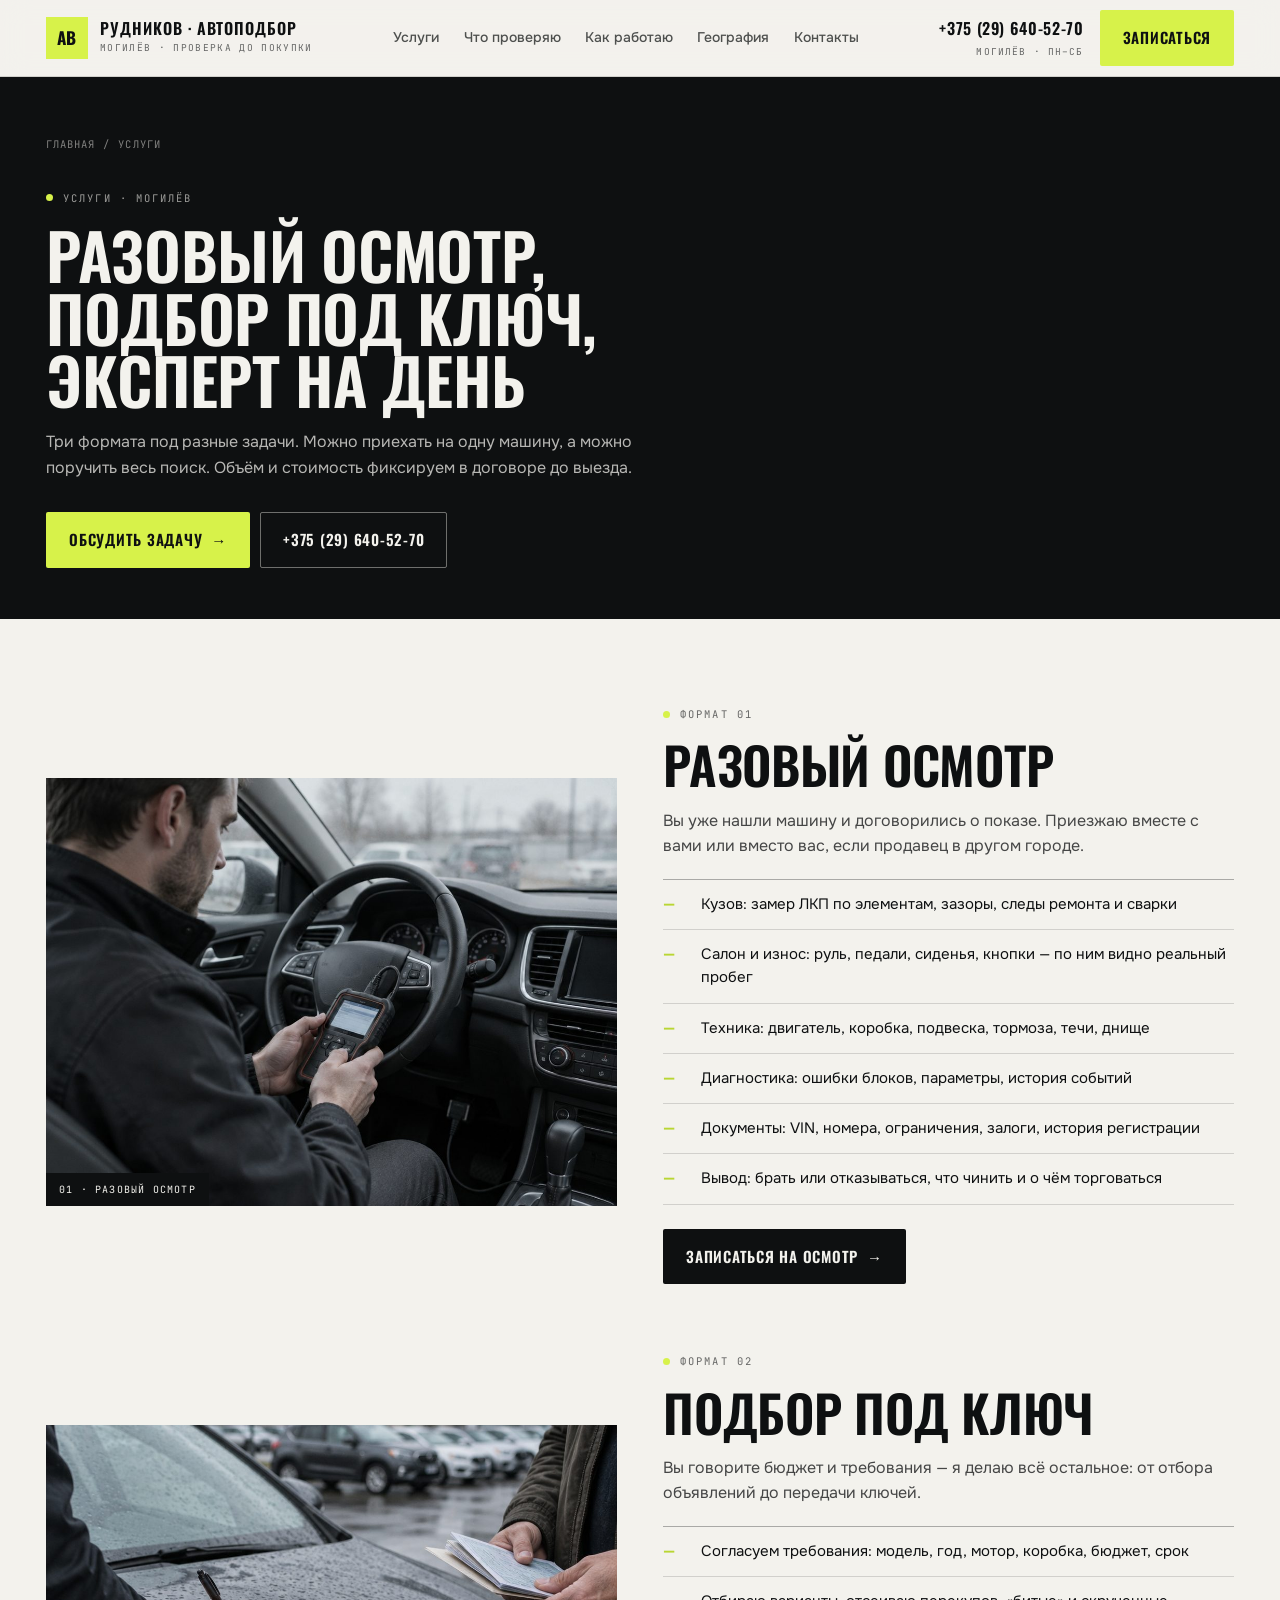
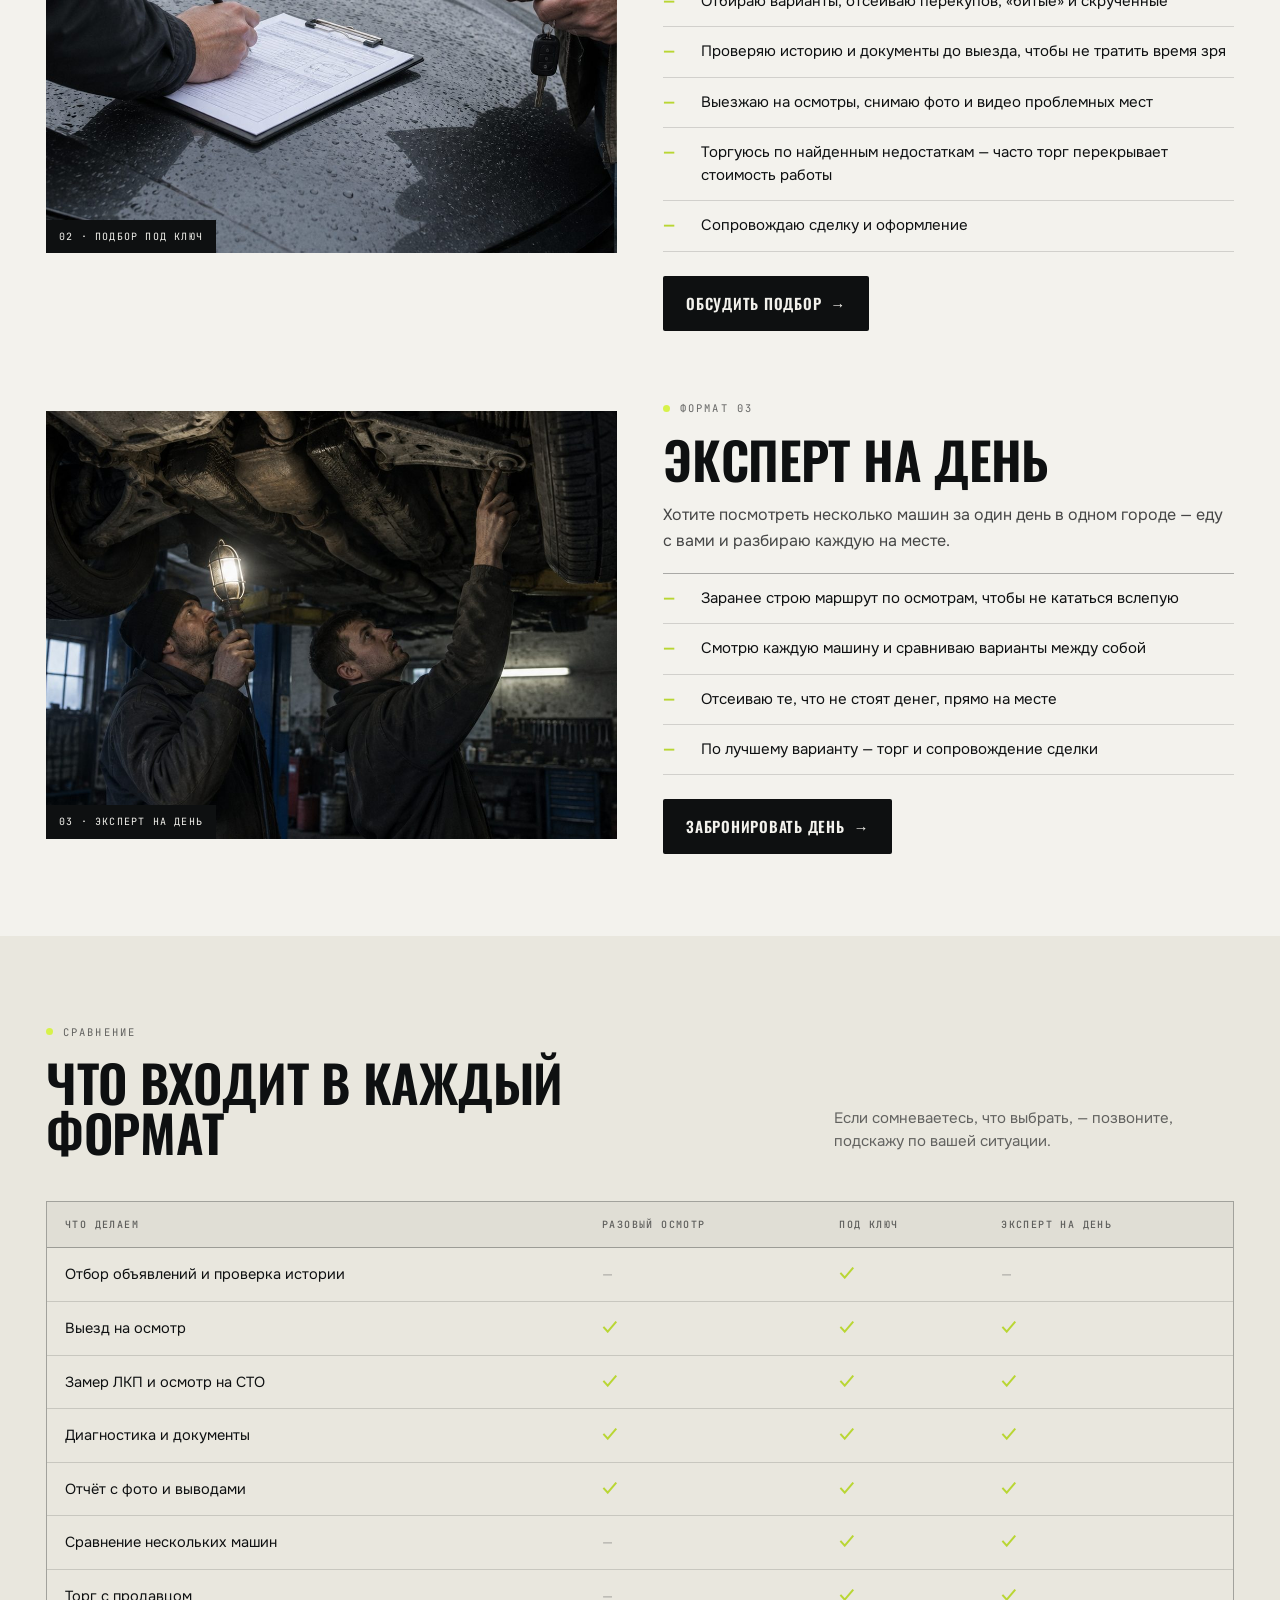
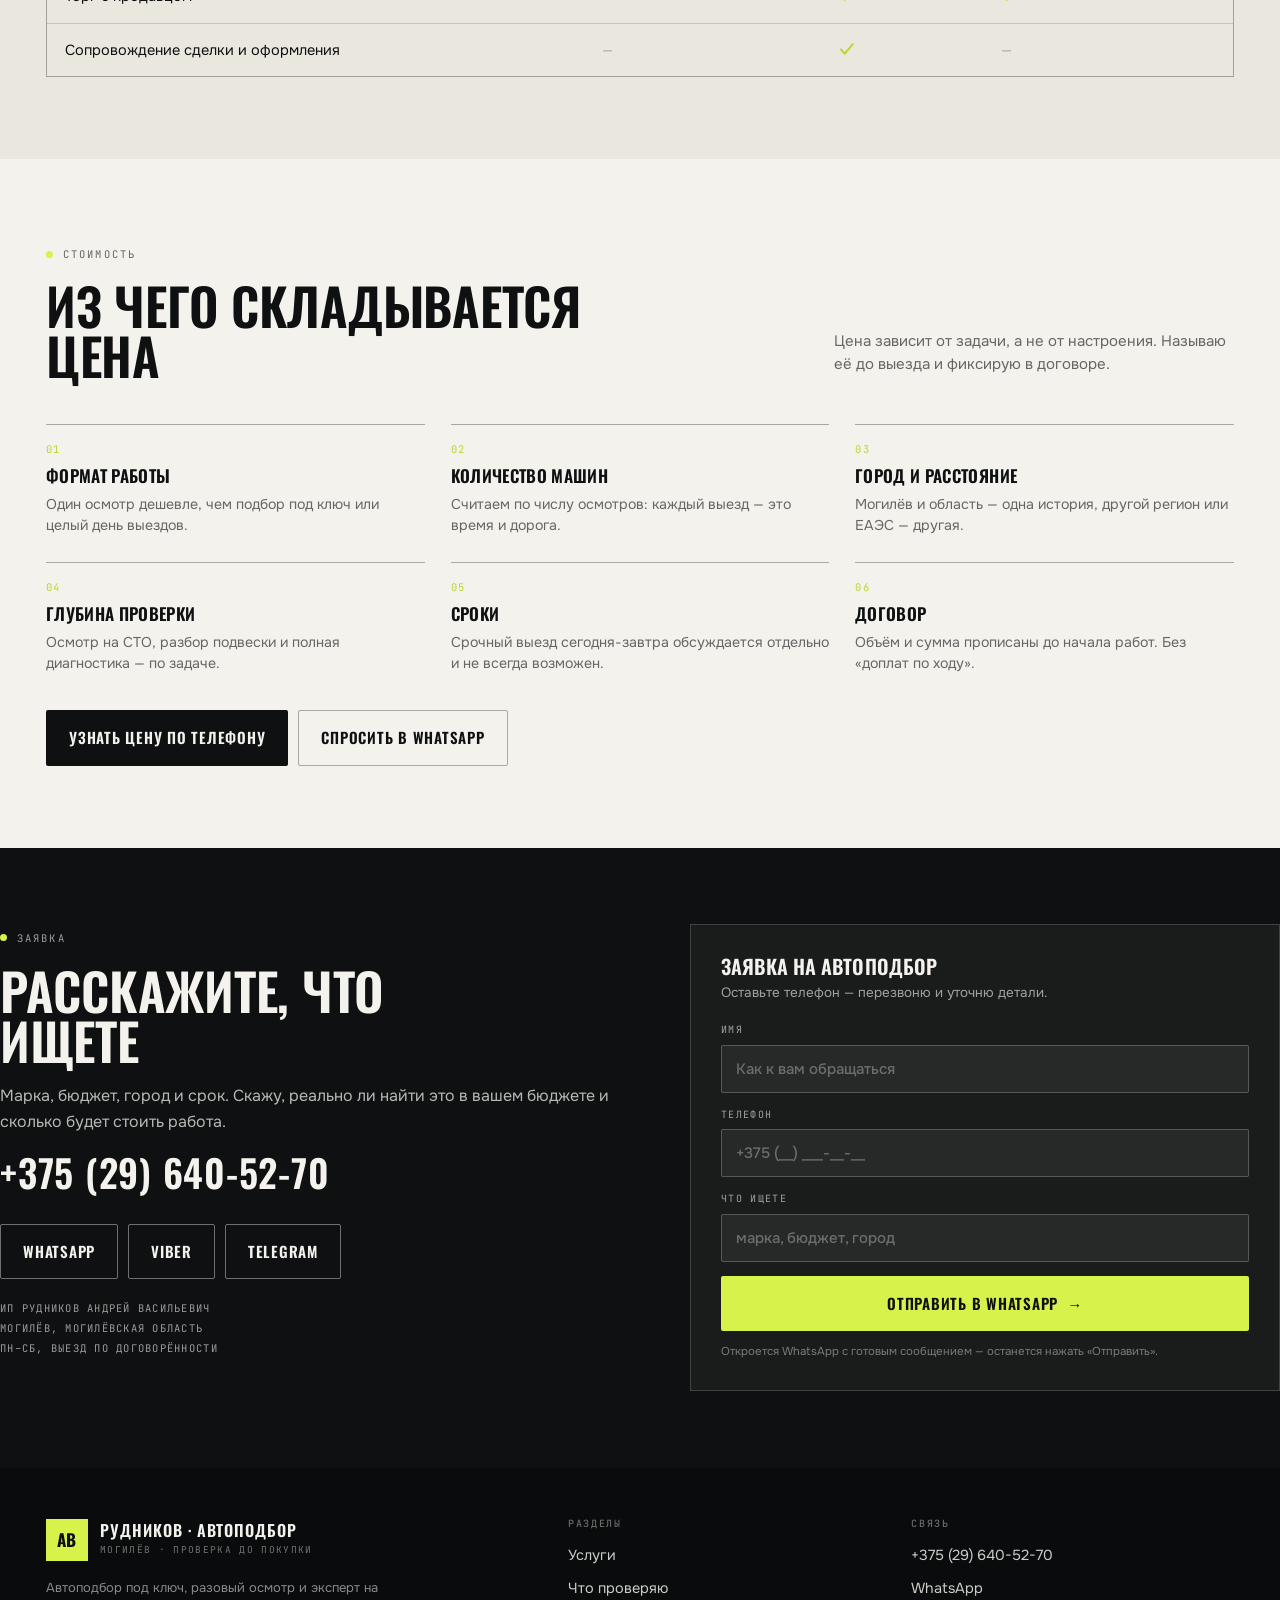
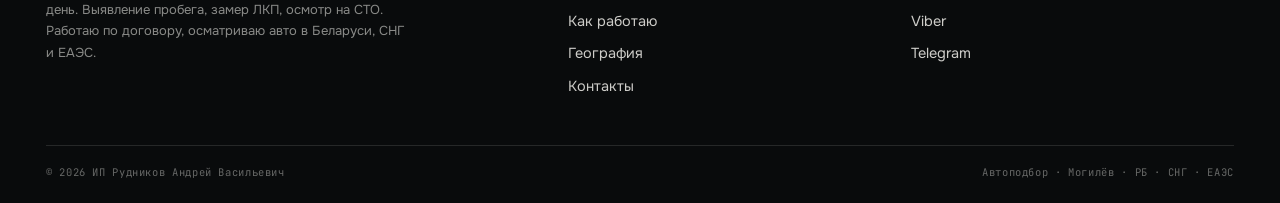
<file: uslugi.html>
<!DOCTYPE html>
<html lang="ru">
<head>
<meta charset="utf-8">
<meta name="viewport" content="width=device-width, initial-scale=1">
<title>Услуги и стоимость — автоподбор, разовый осмотр, эксперт на день | Рудников, Могилёв</title>
<meta name="description" content="Три формата работы: разовый осмотр авто, подбор под ключ и эксперт на день. Что входит, как формируется стоимость и как фиксируется в договоре.">
<link rel="icon" href="assets/img/favicon.svg" type="image/svg+xml">
<link rel="preconnect" href="https://fonts.googleapis.com">
<link rel="preconnect" href="https://fonts.gstatic.com" crossorigin>
<link href="https://fonts.googleapis.com/css2?family=Oswald:wght@300;400;500;600;700&family=Onest:wght@400;500;600&family=JetBrains+Mono:wght@400;500&display=swap" rel="stylesheet">
<link rel="stylesheet" href="assets/style.css">
</head>
<body>

<header class="site-header">
  <div class="shell nav">
    <a class="brand" href="index.html"><span class="brand__mark">АВ</span><span class="brand__text"><span class="brand__name">Рудников · автоподбор</span><span class="brand__sub">Могилёв · проверка до покупки</span></span></a>
    <nav class="nav__links" aria-label="Разделы сайта">
      <a href="uslugi.html">Услуги</a><a href="proverka.html">Что проверяю</a><a href="process.html">Как работаю</a><a href="geo.html">География</a><a href="kontakty.html">Контакты</a>
    </nav>
    <div class="nav__right">
      <a class="nav__phone" href="tel:+375296405270"><b>+375 (29) 640-52-70</b><span>Могилёв · Пн–Сб</span></a>
      <a class="btn btn--lime" href="#zayavka">Записаться</a>
      <button class="burger" aria-label="Меню" aria-expanded="false" aria-controls="mobile-menu"><i></i><i></i><i></i></button>
    </div>
  </div>
  <div class="mobile-menu" id="mobile-menu"><div class="shell">
    <a href="uslugi.html">Услуги <span>01</span></a><a href="proverka.html">Что проверяю <span>02</span></a><a href="process.html">Как работаю <span>03</span></a><a href="geo.html">География <span>04</span></a><a href="kontakty.html">Контакты <span>05</span></a>
    <a class="btn btn--lime" href="tel:+375296405270">Позвонить · +375 (29) 640-52-70</a>
  </div></div>
</header>

<main>
  <section class="page-hero">
    <div class="shell">
      <div class="crumbs"><a href="index.html">Главная</a><span>/</span><span>Услуги</span></div>
      <span class="label label--light">Услуги · Могилёв</span>
      <h1>Разовый осмотр, подбор под ключ, эксперт на день</h1>
      <p class="lead">Три формата под разные задачи. Можно приехать на одну машину, а можно поручить весь поиск. Объём и стоимость фиксируем в договоре до выезда.</p>
      <div class="page-hero__row">
        <a class="btn btn--lime" href="#zayavka">Обсудить задачу <span class="ar">→</span></a>
        <a class="btn btn--light" href="tel:+375296405270">+375 (29) 640-52-70</a>
      </div>
    </div>
  </section>

  <section class="sec">
    <div class="shell">
      <div class="split" style="margin-bottom:clamp(40px,5vw,72px)">
        <div class="split__media reveal"><img src="assets/img/obd.jpg" alt="Диагностика автомобиля сканером OBD" loading="lazy" width="1100" height="825"><span class="split__cap">01 · разовый осмотр</span></div>
        <div>
          <span class="label">Формат 01</span>
          <h2 style="margin-top:14px">Разовый осмотр</h2>
          <p class="lead">Вы уже нашли машину и договорились о показе. Приезжаю вместе с вами или вместо вас, если продавец в другом городе.</p>
          <ul class="list" style="margin-top:20px">
            <li>Кузов: замер ЛКП по элементам, зазоры, следы ремонта и сварки</li>
            <li>Салон и износ: руль, педали, сиденья, кнопки — по ним видно реальный пробег</li>
            <li>Техника: двигатель, коробка, подвеска, тормоза, течи, днище</li>
            <li>Диагностика: ошибки блоков, параметры, история событий</li>
            <li>Документы: VIN, номера, ограничения, залоги, история регистрации</li>
            <li>Вывод: брать или отказываться, что чинить и о чём торговаться</li>
          </ul>
          <a class="btn btn--ink" href="#zayavka">Записаться на осмотр <span class="ar">→</span></a>
        </div>
      </div>

      <div class="split split--rev" style="margin-bottom:clamp(40px,5vw,72px)">
        <div class="split__media reveal"><img src="assets/img/docs.jpg" alt="Проверка документов на автомобиль" loading="lazy" width="1100" height="825"><span class="split__cap">02 · подбор под ключ</span></div>
        <div>
          <span class="label">Формат 02</span>
          <h2 style="margin-top:14px">Подбор под ключ</h2>
          <p class="lead">Вы говорите бюджет и требования — я делаю всё остальное: от отбора объявлений до передачи ключей.</p>
          <ul class="list" style="margin-top:20px">
            <li>Согласуем требования: модель, год, мотор, коробка, бюджет, срок</li>
            <li>Отбираю варианты, отсеиваю перекупов, «битые» и скрученные</li>
            <li>Проверяю историю и документы до выезда, чтобы не тратить время зря</li>
            <li>Выезжаю на осмотры, снимаю фото и видео проблемных мест</li>
            <li>Торгуюсь по найденным недостаткам — часто торг перекрывает стоимость работы</li>
            <li>Сопровождаю сделку и оформление</li>
          </ul>
          <a class="btn btn--ink" href="#zayavka">Обсудить подбор <span class="ar">→</span></a>
        </div>
      </div>

      <div class="split">
        <div class="split__media reveal"><img src="assets/img/lift.jpg" alt="Осмотр нескольких автомобилей за день" loading="lazy" width="1100" height="825"><span class="split__cap">03 · эксперт на день</span></div>
        <div>
          <span class="label">Формат 03</span>
          <h2 style="margin-top:14px">Эксперт на день</h2>
          <p class="lead">Хотите посмотреть несколько машин за один день в одном городе — еду с вами и разбираю каждую на месте.</p>
          <ul class="list" style="margin-top:20px">
            <li>Заранее строю маршрут по осмотрам, чтобы не кататься вслепую</li>
            <li>Смотрю каждую машину и сравниваю варианты между собой</li>
            <li>Отсеиваю те, что не стоят денег, прямо на месте</li>
            <li>По лучшему варианту — торг и сопровождение сделки</li>
          </ul>
          <a class="btn btn--ink" href="#zayavka">Забронировать день <span class="ar">→</span></a>
        </div>
      </div>
    </div>
  </section>

  <section class="sec sec--paper2">
    <div class="shell">
      <div class="sec__head">
        <div><span class="label">Сравнение</span><h2 style="margin-top:14px">Что входит в каждый формат</h2></div>
        <p class="side">Если сомневаетесь, что выбрать, — позвоните, подскажу по вашей ситуации.</p>
      </div>
      <div class="table-wrap">
        <table>
          <thead><tr><th>Что делаем</th><th>Разовый осмотр</th><th>Под ключ</th><th>Эксперт на день</th></tr></thead>
          <tbody>
            <tr><td>Отбор объявлений и проверка истории</td><td class="dash">—</td><td class="tick">✓</td><td class="dash">—</td></tr>
            <tr><td>Выезд на осмотр</td><td class="tick">✓</td><td class="tick">✓</td><td class="tick">✓</td></tr>
            <tr><td>Замер ЛКП и осмотр на СТО</td><td class="tick">✓</td><td class="tick">✓</td><td class="tick">✓</td></tr>
            <tr><td>Диагностика и документы</td><td class="tick">✓</td><td class="tick">✓</td><td class="tick">✓</td></tr>
            <tr><td>Отчёт с фото и выводами</td><td class="tick">✓</td><td class="tick">✓</td><td class="tick">✓</td></tr>
            <tr><td>Сравнение нескольких машин</td><td class="dash">—</td><td class="tick">✓</td><td class="tick">✓</td></tr>
            <tr><td>Торг с продавцом</td><td class="dash">—</td><td class="tick">✓</td><td class="tick">✓</td></tr>
            <tr><td>Сопровождение сделки и оформления</td><td class="dash">—</td><td class="tick">✓</td><td class="dash">—</td></tr>
          </tbody>
        </table>
      </div>
    </div>
  </section>

  <section class="sec">
    <div class="shell">
      <div class="sec__head">
        <div><span class="label">Стоимость</span><h2 style="margin-top:14px">Из чего складывается цена</h2></div>
        <p class="side">Цена зависит от задачи, а не от настроения. Называю её до выезда и фиксирую в договоре.</p>
      </div>
      <div class="checks" style="color:var(--ink)">
        <div style="border-color:var(--line-2)"><span class="k" style="color:var(--lime-deep)">01</span><h3>Формат работы</h3><p style="color:var(--muted)">Один осмотр дешевле, чем подбор под ключ или целый день выездов.</p></div>
        <div style="border-color:var(--line-2)"><span class="k" style="color:var(--lime-deep)">02</span><h3>Количество машин</h3><p style="color:var(--muted)">Считаем по числу осмотров: каждый выезд — это время и дорога.</p></div>
        <div style="border-color:var(--line-2)"><span class="k" style="color:var(--lime-deep)">03</span><h3>Город и расстояние</h3><p style="color:var(--muted)">Могилёв и область — одна история, другой регион или ЕАЭС — другая.</p></div>
        <div style="border-color:var(--line-2)"><span class="k" style="color:var(--lime-deep)">04</span><h3>Глубина проверки</h3><p style="color:var(--muted)">Осмотр на СТО, разбор подвески и полная диагностика — по задаче.</p></div>
        <div style="border-color:var(--line-2)"><span class="k" style="color:var(--lime-deep)">05</span><h3>Сроки</h3><p style="color:var(--muted)">Срочный выезд сегодня-завтра обсуждается отдельно и не всегда возможен.</p></div>
        <div style="border-color:var(--line-2)"><span class="k" style="color:var(--lime-deep)">06</span><h3>Договор</h3><p style="color:var(--muted)">Объём и сумма прописаны до начала работ. Без «доплат по ходу».</p></div>
      </div>
      <div style="margin-top:clamp(26px,3vw,36px);display:flex;flex-wrap:wrap;gap:10px">
        <a class="btn btn--ink" href="tel:+375296405270">Узнать цену по телефону</a>
        <a class="btn btn--outline" href="https://wa.me/375296405270?text=Здравствуйте!%20Подскажите%20стоимость%20автоподбора" target="_blank" rel="noopener">Спросить в WhatsApp</a>
      </div>
    </div>
  </section>

  <section class="cta" id="zayavka">
    <div class="shell cta__grid">
      <div>
        <span class="label label--light">Заявка</span>
        <h2>Расскажите, что ищете</h2>
        <p class="lead lead--light">Марка, бюджет, город и срок. Скажу, реально ли найти это в вашем бюджете и сколько будет стоить работа.</p>
        <a class="cta__phone" href="tel:+375296405270">+375 (29) 640-52-70</a>
        <div class="cta__contacts">
          <a class="btn btn--light" href="https://wa.me/375296405270" target="_blank" rel="noopener">WhatsApp</a>
          <a class="btn btn--light" href="viber://chat?number=%2B375296405270">Viber</a>
          <a class="btn btn--light" href="https://t.me/+375296405270" target="_blank" rel="noopener">Telegram</a>
        </div>
        <p class="cta__meta">ИП Рудников Андрей Васильевич<br>Могилёв, Могилёвская область<br>Пн–Сб, выезд по договорённости</p>
      </div>
      <div class="form-card">
        <h3>Заявка на автоподбор</h3>
        <p>Оставьте телефон — перезвоню и уточню детали.</p>
        <form id="lead-form" novalidate>
          <div class="fields">
            <div class="field field--full"><label for="l-name">Имя</label><input id="l-name" name="name" type="text" placeholder="Как к вам обращаться" autocomplete="name"></div>
            <div class="field field--full"><label for="l-phone">Телефон</label><input id="l-phone" name="phone" type="tel" placeholder="+375 (__) ___-__-__" autocomplete="tel" required></div>
            <div class="field field--full"><label for="l-car">Что ищете</label><input id="l-car" name="car" type="text" placeholder="марка, бюджет, город"></div>
          </div>
          <button class="btn btn--lime btn--full" type="submit">Отправить в WhatsApp <span class="ar">→</span></button>
          <small>Откроется WhatsApp с готовым сообщением — останется нажать «Отправить».</small>
        </form>
      </div>
    </div>
  </section>
</main>

<footer class="site-footer">
  <div class="shell">
    <div class="site-footer__top">
      <div class="site-footer__brand">
        <a class="brand" href="index.html"><span class="brand__mark">АВ</span><span class="brand__text"><span class="brand__name">Рудников · автоподбор</span><span class="brand__sub">Могилёв · проверка до покупки</span></span></a>
        <p style="margin-top:16px">Автоподбор под ключ, разовый осмотр и эксперт на день. Выявление пробега, замер ЛКП, осмотр на СТО. Работаю по договору, осматриваю авто в Беларуси, СНГ и ЕАЭС.</p>
      </div>
      <div><h4>Разделы</h4><ul><li><a href="uslugi.html">Услуги</a></li><li><a href="proverka.html">Что проверяю</a></li><li><a href="process.html">Как работаю</a></li><li><a href="geo.html">География</a></li><li><a href="kontakty.html">Контакты</a></li></ul></div>
      <div><h4>Связь</h4><ul><li><a href="tel:+375296405270">+375 (29) 640-52-70</a></li><li><a href="https://wa.me/375296405270" target="_blank" rel="noopener">WhatsApp</a></li><li><a href="viber://chat?number=%2B375296405270">Viber</a></li><li><a href="https://t.me/+375296405270" target="_blank" rel="noopener">Telegram</a></li></ul></div>
    </div>
    <div class="site-footer__bottom"><span>© <span data-year>2026</span> ИП Рудников Андрей Васильевич</span><span>Автоподбор · Могилёв · РБ · СНГ · ЕАЭС</span></div>
  </div>
</footer>

<div class="callbar">
  <a class="btn btn--lime" href="tel:+375296405270">Позвонить</a>
  <a class="btn btn--ink" href="https://wa.me/375296405270" target="_blank" rel="noopener">WhatsApp</a>
</div>
<script src="assets/app.js"></script>
</body>
</html>
</file>
<file: assets/style.css>
/* ==========================================================
   ИП Рудников А.В. — автоподбор, Могилёв
   ========================================================== */

:root{
  --ink:#0E1011;
  --ink-2:#171A1C;
  --ink-3:#22272A;
  --paper:#F3F2ED;
  --paper-2:#E9E7DE;
  --lime:#D7F24A;
  --lime-deep:#B9D633;
  --steel:#6C757B;
  --line:rgba(14,16,17,.15);
  --line-2:rgba(14,16,17,.32);
  --muted:rgba(14,16,17,.62);
  --light-line:rgba(243,242,237,.15);
  --light-muted:rgba(243,242,237,.62);
  --shell:1280px;
  --pad:clamp(18px,4vw,46px);
  --ease:cubic-bezier(.22,.61,.36,1);
}

*,*::before,*::after{box-sizing:border-box}
html{-webkit-text-size-adjust:100%;overflow-x:hidden}
@media (prefers-reduced-motion:no-preference){html{scroll-behavior:smooth}}
body{
  margin:0;background:var(--paper);color:var(--ink);overflow-x:hidden;
  font-family:"Onest",-apple-system,BlinkMacSystemFont,"Segoe UI",Arial,sans-serif;
  font-size:16px;line-height:1.55;-webkit-font-smoothing:antialiased;
}
img{max-width:100%;display:block}
a{color:inherit}
button{font:inherit;color:inherit}
::selection{background:var(--lime);color:var(--ink)}

.shell{width:100%;max-width:var(--shell);margin:0 auto;padding-left:var(--pad);padding-right:var(--pad)}
.shell--narrow{max-width:1000px}

h1,h2,h3,h4{
  margin:0;font-family:"Oswald","Onest",sans-serif;font-weight:600;
  text-transform:uppercase;letter-spacing:-.005em;line-height:.98;
}
h1{font-size:clamp(38px,6.4vw,86px);font-weight:600}
h2{font-size:clamp(28px,4vw,52px)}
h3{font-size:clamp(18px,1.9vw,24px);line-height:1.1;letter-spacing:.005em}
h4{font-size:15px;letter-spacing:.06em}
p{margin:0}
ul,ol{margin:0;padding:0;list-style:none}
strong{font-weight:600}

.mono{font-family:"JetBrains Mono",ui-monospace,SFMono-Regular,Menlo,monospace}
.label{
  font-family:"JetBrains Mono",ui-monospace,monospace;font-size:10.5px;
  letter-spacing:.2em;text-transform:uppercase;color:var(--muted);
  display:inline-flex;align-items:center;gap:10px;
}
.label::before{content:"";width:7px;height:7px;background:var(--lime);flex:none;border-radius:50%}
.label--light{color:var(--light-muted)}
.lead{font-size:clamp(15.5px,1.25vw,18.5px);line-height:1.6;color:rgba(14,16,17,.76);max-width:60ch}
.lead--light{color:rgba(243,242,237,.74)}

/* ---------- кнопки ---------- */
.btn{
  display:inline-flex;align-items:center;justify-content:center;gap:9px;text-decoration:none;cursor:pointer;
  padding:15px 22px;border:1px solid transparent;border-radius:2px;background:none;
  font-family:"Oswald",sans-serif;font-size:15px;font-weight:600;letter-spacing:.05em;text-transform:uppercase;
  transition:background .22s var(--ease),color .22s var(--ease),border-color .22s var(--ease),transform .22s var(--ease);
}
.btn .ar{transition:transform .28s var(--ease);font-family:inherit}
.btn:hover .ar{transform:translateX(4px)}
.btn--lime{background:var(--lime);color:var(--ink)}
.btn--lime:hover{background:var(--lime-deep)}
.btn--ink{background:var(--ink);color:var(--paper)}
.btn--ink:hover{background:var(--ink-3)}
.btn--outline{border-color:var(--line-2);color:var(--ink)}
.btn--outline:hover{border-color:var(--ink);background:rgba(14,16,17,.04)}
.btn--light{border-color:rgba(243,242,237,.42);color:var(--paper)}
.btn--light:hover{background:var(--paper);color:var(--ink);border-color:var(--paper)}
.btn--lg{padding:18px 28px;font-size:16px}
.btn--full{width:100%}

/* ---------- шапка ---------- */
.site-header{
  position:sticky;top:0;z-index:80;background:rgba(243,242,237,.93);
  -webkit-backdrop-filter:blur(14px);backdrop-filter:blur(14px);
  border-bottom:1px solid var(--line);
}
.nav{display:flex;align-items:center;justify-content:space-between;gap:22px;height:76px}
.brand{display:flex;align-items:center;gap:12px;text-decoration:none}
.brand__mark{
  width:42px;height:42px;flex:none;display:grid;place-items:center;background:var(--lime);color:var(--ink);
  font-family:"Oswald",sans-serif;font-size:17px;font-weight:700;letter-spacing:.03em;
}
.brand__text{display:flex;flex-direction:column;gap:5px}
.brand__name{font-family:"Oswald",sans-serif;font-size:16px;font-weight:600;letter-spacing:.06em;text-transform:uppercase;line-height:1}
.brand__sub{font-family:"JetBrains Mono",monospace;font-size:9.5px;letter-spacing:.14em;text-transform:uppercase;color:var(--muted)}
.nav__links{display:flex;gap:clamp(12px,1.9vw,26px);font-size:14px;font-weight:500}
.nav__links a{text-decoration:none;color:rgba(14,16,17,.72);padding:5px 0;border-bottom:1px solid transparent;transition:.2s}
.nav__links a:hover{color:var(--ink);border-color:var(--lime-deep)}
.nav__right{display:flex;align-items:center;gap:16px}
.nav__phone{display:flex;flex-direction:column;gap:4px;text-decoration:none;text-align:right}
.nav__phone b{font-family:"Oswald",sans-serif;font-size:16px;font-weight:600;letter-spacing:.04em}
.nav__phone span{font-family:"JetBrains Mono",monospace;font-size:9.5px;letter-spacing:.12em;text-transform:uppercase;color:var(--muted)}
.burger{display:none;width:44px;height:44px;border:1px solid var(--line-2);background:none;cursor:pointer;position:relative}
.burger i{position:absolute;left:11px;right:11px;height:1.5px;background:var(--ink);transition:transform .28s var(--ease),opacity .2s}
.burger i:nth-child(1){top:16px}
.burger i:nth-child(2){top:21px}
.burger i:nth-child(3){top:26px}
body.menu-open .burger i:nth-child(1){transform:translateY(5px) rotate(45deg)}
body.menu-open .burger i:nth-child(2){opacity:0}
body.menu-open .burger i:nth-child(3){transform:translateY(-5px) rotate(-45deg)}
.mobile-menu{display:none;background:var(--paper);border-bottom:1px solid var(--line)}
.mobile-menu.open{display:block}
.mobile-menu a{
  display:flex;justify-content:space-between;align-items:center;padding:15px 0;
  border-top:1px solid var(--line);text-decoration:none;font-family:"Oswald",sans-serif;
  font-size:18px;text-transform:uppercase;letter-spacing:.03em;font-weight:500;
}
.mobile-menu a:first-child{border-top:none}
.mobile-menu a span{font-family:"JetBrains Mono",monospace;font-size:11px;color:var(--muted);letter-spacing:.1em}
.mobile-menu .btn{margin:16px 0}

/* ---------- hero ---------- */
.hero{background:var(--ink);color:var(--paper);position:relative;overflow:hidden}
.hero__grid{display:grid;grid-template-columns:1.02fr .98fr;min-height:clamp(560px,84vh,780px)}
.hero__copy{
  padding:clamp(36px,4.6vw,70px) clamp(20px,3vw,48px) clamp(32px,4vw,54px) 0;
  display:flex;flex-direction:column;justify-content:center;
}
.hero h1{color:var(--paper);max-width:13ch;margin-top:clamp(16px,2vw,26px)}
.hero h1 em{font-style:normal;color:var(--lime)}
.hero__sub{margin-top:clamp(18px,2.2vw,26px);font-size:clamp(15.5px,1.3vw,18.5px);line-height:1.6;color:rgba(243,242,237,.76);max-width:44ch}
.hero__actions{display:flex;flex-wrap:wrap;gap:10px;margin-top:clamp(24px,3vw,34px)}
.hero__meta{
  display:flex;flex-wrap:wrap;gap:8px 22px;margin-top:clamp(22px,2.6vw,32px);
  font-family:"JetBrains Mono",monospace;font-size:10.5px;letter-spacing:.12em;text-transform:uppercase;color:var(--light-muted);
}
.hero__meta span{display:inline-flex;align-items:center;gap:8px}
.hero__meta span::before{content:"";width:5px;height:5px;background:var(--lime);border-radius:50%}
.hero__media{position:relative;min-height:300px;overflow:hidden;background:var(--ink-2)}
.hero__media img{position:absolute;inset:0;width:100%;height:100%;object-fit:cover;object-position:50% 42%}
.hero__media::after{content:"";position:absolute;inset:0;background:linear-gradient(90deg,rgba(14,16,17,.85),rgba(14,16,17,.05) 42%)}
.hero__tag{
  position:absolute;left:0;bottom:0;z-index:2;background:var(--lime);color:var(--ink);
  padding:12px 18px;font-family:"JetBrains Mono",monospace;font-size:10.5px;
  letter-spacing:.14em;text-transform:uppercase;font-weight:500;
}
.hero__doc{
  position:absolute;right:14px;top:14px;z-index:2;border:1px solid rgba(243,242,237,.5);color:var(--paper);
  padding:10px 12px;font-family:"JetBrains Mono",monospace;font-size:9.5px;letter-spacing:.1em;
  text-transform:uppercase;background:rgba(14,16,17,.42);-webkit-backdrop-filter:blur(6px);backdrop-filter:blur(6px);
  line-height:1.7;text-align:right;
}

/* ---------- полоса фактов ---------- */
.strip{display:grid;grid-template-columns:repeat(4,1fr);border-top:1px solid var(--light-line);background:var(--ink);color:var(--paper)}
.strip div{padding:22px clamp(12px,2vw,26px) 24px 0;border-right:1px solid var(--light-line)}
.strip div:last-child{border-right:none}
.strip b{display:block;font-family:"Oswald",sans-serif;font-size:clamp(22px,2.5vw,32px);font-weight:600;letter-spacing:.01em;line-height:1;margin-bottom:9px}
.strip span{font-family:"JetBrains Mono",monospace;font-size:10px;letter-spacing:.1em;text-transform:uppercase;color:var(--light-muted);line-height:1.5;display:block}

/* ---------- секции ---------- */
.sec{padding:clamp(52px,6.4vw,96px) 0}
.sec--tight{padding-top:clamp(38px,4.4vw,62px)}
.sec--dark{background:var(--ink);color:var(--paper)}
.sec--dark h2,.sec--dark h3,.sec--dark h4{color:var(--paper)}
.sec--lime{background:var(--lime);color:var(--ink)}
.sec--lime h2,.sec--lime h3{color:var(--ink)}
.sec--lime .label{color:rgba(14,16,17,.66)}
.sec--lime .label::before{background:var(--ink)}
.sec--paper2{background:var(--paper-2)}
.sec__head{display:grid;grid-template-columns:1.25fr .95fr;gap:clamp(18px,3.2vw,54px);align-items:end;margin-bottom:clamp(28px,3.4vw,46px)}
.sec__head h2{max-width:20ch}
.sec__head .side{justify-self:end;max-width:40ch;font-size:15px;color:var(--muted);padding-bottom:4px}
.sec--dark .sec__head .side,.sec--dark .sec__head p{color:var(--light-muted)}
.sec--lime .sec__head .side{color:rgba(14,16,17,.72)}

/* ---------- услуги ---------- */
.svc{display:grid;grid-template-columns:repeat(3,1fr);gap:clamp(12px,1.8vw,20px)}
.svc article{
  border:1px solid var(--line-2);padding:clamp(20px,2.4vw,30px);background:transparent;
  display:flex;flex-direction:column;gap:14px;position:relative;
  transition:background .25s var(--ease),border-color .25s var(--ease),transform .25s var(--ease);
}
.svc article:hover{background:var(--lime);border-color:var(--lime);transform:translateY(-3px)}
.svc .n{font-family:"JetBrains Mono",monospace;font-size:11px;letter-spacing:.14em;color:var(--muted)}
.svc article:hover .n{color:rgba(14,16,17,.6)}
.svc h3{max-width:16ch}
.svc p{font-size:14.6px;color:var(--muted);flex:1}
.svc article:hover p{color:rgba(14,16,17,.78)}
.svc .tag{
  font-family:"JetBrains Mono",monospace;font-size:10px;letter-spacing:.1em;text-transform:uppercase;
  border-top:1px solid var(--line);padding-top:12px;color:var(--muted);
}
.svc article:hover .tag{color:rgba(14,16,17,.7);border-color:rgba(14,16,17,.25)}

/* ---------- чек-лист ---------- */
.checks{display:grid;grid-template-columns:repeat(3,1fr);gap:clamp(14px,2vw,26px)}
.checks div{border-top:1px solid var(--light-line);padding-top:16px}
.checks .k{font-family:"JetBrains Mono",monospace;font-size:10.5px;letter-spacing:.14em;color:var(--lime);display:block;margin-bottom:10px}
.checks h3{font-size:17px;margin-bottom:8px;letter-spacing:.02em}
.checks p{font-size:14.2px;color:var(--light-muted);line-height:1.5}

/* ---------- шаги ---------- */
.steps{border-top:1px solid var(--line-2)}
.steps li{
  display:grid;grid-template-columns:96px 1fr 1.25fr;gap:clamp(12px,2.4vw,36px);
  padding:clamp(20px,2.4vw,30px) 0;border-bottom:1px solid var(--line);align-items:start;
}
.steps .num{
  font-family:"Oswald",sans-serif;font-size:clamp(30px,3.4vw,44px);font-weight:500;line-height:.9;
  color:transparent;-webkit-text-stroke:1px var(--line-2);
}
.steps h3{padding-top:4px}
.steps p{font-size:14.8px;color:var(--muted);max-width:60ch}

/* ---------- сплит фото+текст ---------- */
.split{display:grid;grid-template-columns:1fr 1fr;gap:clamp(20px,3.6vw,54px);align-items:center}
.split--rev .split__media{order:-1}
.split__media{position:relative;overflow:hidden;background:var(--ink)}
.split__media img{width:100%;height:100%;object-fit:cover;aspect-ratio:4/3}
.split__cap{
  position:absolute;left:0;bottom:0;background:var(--ink);color:var(--paper);
  font-family:"JetBrains Mono",monospace;font-size:10px;letter-spacing:.12em;text-transform:uppercase;padding:9px 13px;
}
.split h2{max-width:18ch;margin-bottom:18px}
.split p + p{margin-top:14px}
.split .btn{margin-top:24px}

/* ---------- таблица ---------- */
.table-wrap{overflow-x:auto;border:1px solid var(--line-2)}
table{width:100%;border-collapse:collapse;font-size:14.6px;min-width:620px;background:transparent}
th,td{padding:15px 18px;text-align:left;border-bottom:1px solid var(--line);vertical-align:top}
th{
  font-family:"JetBrains Mono",monospace;font-size:10px;letter-spacing:.14em;text-transform:uppercase;
  color:var(--muted);font-weight:500;background:rgba(14,16,17,.04);border-bottom:1px solid var(--line-2);
}
tr:last-child td{border-bottom:none}
td b{font-family:"Oswald",sans-serif;font-weight:600;letter-spacing:.02em;font-size:16px}
.tick{color:var(--lime-deep);font-weight:700}
.dash{color:rgba(14,16,17,.28)}

/* ---------- список с плюсами ---------- */
.list{display:grid;gap:0;border-top:1px solid var(--line-2)}
.list li{display:grid;grid-template-columns:24px 1fr;gap:14px;padding:13px 0;border-bottom:1px solid var(--line);font-size:15px}
.list li::before{content:"—";color:var(--lime-deep);font-weight:700;grid-column:1}
.list--light li{border-color:var(--light-line)}
.list--light li::before{color:var(--lime)}

/* ---------- гео ---------- */
.geo-grid{display:grid;grid-template-columns:repeat(3,1fr);gap:clamp(12px,1.8vw,20px)}
.geo-grid div{border:1px solid rgba(14,16,17,.28);padding:clamp(18px,2.2vw,26px)}
.geo-grid h3{font-size:20px;margin-bottom:10px}
.geo-grid p{font-size:14.4px;color:rgba(14,16,17,.74)}
.geo-grid ul{margin-top:12px;font-family:"JetBrains Mono",monospace;font-size:11px;letter-spacing:.06em;text-transform:uppercase;color:rgba(14,16,17,.62);line-height:1.9}

/* ---------- цитата / гарантия ---------- */
.quote{border-left:3px solid var(--lime);padding:6px 0 6px clamp(18px,2.4vw,28px);max-width:62ch}
.quote p{font-family:"Oswald",sans-serif;font-size:clamp(19px,2.2vw,26px);line-height:1.3;text-transform:none;font-weight:500}
.quote cite{display:block;margin-top:14px;font-style:normal;font-family:"JetBrains Mono",monospace;font-size:10.5px;letter-spacing:.12em;text-transform:uppercase;color:var(--muted)}

/* ---------- FAQ ---------- */
.faq{border-top:1px solid var(--line-2)}
.faq__item{border-bottom:1px solid var(--line)}
.faq__q{
  width:100%;display:flex;align-items:flex-start;justify-content:space-between;gap:22px;padding:20px 0;
  background:none;border:none;text-align:left;cursor:pointer;
  font-family:"Oswald",sans-serif;font-size:clamp(16px,1.5vw,20px);text-transform:uppercase;
  letter-spacing:.02em;font-weight:500;line-height:1.25;transition:color .2s;
}
.faq__q:hover{color:var(--lime-deep)}
.sec--dark .faq__q:hover{color:var(--lime)}
.faq__q .sign{flex:none;width:20px;height:20px;position:relative;margin-top:2px}
.faq__q .sign::before,.faq__q .sign::after{content:"";position:absolute;background:currentColor;transition:.28s var(--ease)}
.faq__q .sign::before{left:0;right:0;top:9px;height:1.5px}
.faq__q .sign::after{top:0;bottom:0;left:9px;width:1.5px}
.faq__item.open .sign::after{transform:scaleY(0);opacity:0}
.faq__a{max-height:0;overflow:hidden;transition:max-height .38s var(--ease)}
.faq__a p{padding:0 clamp(10px,6vw,120px) 22px 0;font-size:15px;line-height:1.65;color:var(--muted);max-width:82ch}
.sec--dark .faq__a p{color:var(--light-muted)}
.sec--dark .faq{border-color:var(--light-line)}
.sec--dark .faq__item{border-color:var(--light-line)}

/* ---------- CTA ---------- */
.cta{background:var(--ink);color:var(--paper)}
.cta__grid{display:grid;grid-template-columns:1.04fr .96fr;gap:clamp(26px,4vw,60px);align-items:start;padding:clamp(46px,6vw,84px) 0}
.cta h2{max-width:15ch;margin:16px 0 18px;color:var(--paper)}
.cta__phone{
  display:inline-block;margin-top:8px;font-family:"Oswald",sans-serif;font-size:clamp(24px,3vw,38px);
  font-weight:600;letter-spacing:.02em;text-decoration:none;color:var(--paper);
}
.cta__phone:hover{color:var(--lime)}
.cta__contacts{display:flex;flex-wrap:wrap;gap:10px;margin-top:22px}
.cta__meta{font-family:"JetBrains Mono",monospace;font-size:10.5px;letter-spacing:.12em;text-transform:uppercase;color:var(--light-muted);margin-top:20px;line-height:1.9}
.form-card{background:rgba(243,242,237,.05);border:1px solid rgba(243,242,237,.18);padding:clamp(20px,2.6vw,30px)}
.form-card h3{font-size:20px;margin-bottom:6px}
.form-card p{font-size:13.5px;color:var(--light-muted);margin-bottom:18px}
.form-card small{display:block;margin-top:12px;font-size:11.5px;color:rgba(243,242,237,.44);line-height:1.5}

/* ---------- формы ---------- */
.fields{display:grid;grid-template-columns:1fr 1fr;gap:14px}
.field{display:flex;flex-direction:column;gap:7px}
.field--full{grid-column:1/-1}
.field label{font-family:"JetBrains Mono",monospace;font-size:10px;letter-spacing:.13em;text-transform:uppercase;color:var(--light-muted)}
.field input,.field select,.field textarea{
  width:100%;padding:13px 14px;border-radius:2px;font-family:inherit;font-size:15px;font-weight:500;
  background:rgba(243,242,237,.06);border:1px solid rgba(243,242,237,.24);color:var(--paper);
  appearance:none;transition:border-color .2s,background .2s;
}
.field input::placeholder,.field textarea::placeholder{color:rgba(243,242,237,.34)}
.field input:focus,.field select:focus,.field textarea:focus{outline:none;border-color:var(--lime);background:rgba(243,242,237,.1)}
.field select{background-image:url("data:image/svg+xml;charset=utf8,%3Csvg xmlns='http://www.w3.org/2000/svg' width='10' height='6'%3E%3Cpath d='M0 0l5 6 5-6z' fill='%23f3f2ed' opacity='.6'/%3E%3C/svg%3E");background-repeat:no-repeat;background-position:right 14px center}
.field select option{background:var(--ink-2);color:var(--paper)}
.form-card .btn{margin-top:14px}
.form-card .fields{margin-top:0}
.form-card .field label{color:var(--light-muted)}

/* ---------- внутренние страницы: шапка ---------- */
.page-hero{background:var(--ink);color:var(--paper);padding:clamp(34px,4.6vw,64px) 0 clamp(30px,4vw,54px)}
.crumbs{font-family:"JetBrains Mono",monospace;font-size:10.5px;letter-spacing:.1em;text-transform:uppercase;color:rgba(243,242,237,.5);display:flex;gap:8px;flex-wrap:wrap;margin-bottom:clamp(20px,2.6vw,32px)}
.crumbs a{text-decoration:none;color:rgba(243,242,237,.5)}
.crumbs a:hover{color:var(--lime)}
.page-hero h1{max-width:19ch;margin:14px 0 18px;font-size:clamp(32px,5vw,64px)}
.page-hero .lead{color:rgba(243,242,237,.74);max-width:54ch}
.page-hero__row{display:flex;flex-wrap:wrap;gap:10px;margin-top:clamp(22px,2.8vw,32px)}

/* ---------- подвал ---------- */
.site-footer{background:#090B0C;color:var(--paper);padding:clamp(34px,4vw,54px) 0 22px}
.site-footer__top{display:grid;grid-template-columns:1.35fr .85fr .9fr;gap:clamp(20px,3vw,44px);padding-bottom:clamp(26px,3vw,40px)}
.site-footer h4{font-family:"JetBrains Mono",monospace;font-size:10px;font-weight:500;letter-spacing:.16em;text-transform:uppercase;color:rgba(243,242,237,.42);margin:0 0 14px}
.site-footer a{text-decoration:none;color:rgba(243,242,237,.84);font-size:14.5px}
.site-footer a:hover{color:var(--lime)}
.site-footer li{margin-bottom:8px}
.site-footer p{font-size:13px;color:rgba(243,242,237,.55);line-height:1.65;max-width:40ch}
.site-footer__brand .brand__mark{background:var(--lime);color:var(--ink)}
.site-footer__brand .brand__name{color:var(--paper)}
.site-footer__brand .brand__sub{color:rgba(243,242,237,.45)}
.site-footer__bottom{
  border-top:1px solid rgba(243,242,237,.12);padding-top:18px;display:flex;flex-wrap:wrap;
  justify-content:space-between;gap:10px 24px;font-family:"JetBrains Mono",monospace;
  font-size:10.5px;letter-spacing:.06em;color:rgba(243,242,237,.4);
}

/* ---------- мобильная панель ---------- */
.callbar{display:none}
@media (max-width:760px){
  .callbar{
    display:flex;gap:8px;position:fixed;left:0;right:0;bottom:0;z-index:90;
    padding:9px 12px calc(9px + env(safe-area-inset-bottom,0px));
    background:rgba(243,242,237,.96);-webkit-backdrop-filter:blur(12px);backdrop-filter:blur(12px);
    border-top:1px solid var(--line-2);
  }
  .callbar .btn{flex:1;padding:14px 8px;font-size:14px}
  body{padding-bottom:76px}
}

/* ---------- появление ---------- */
.reveal{opacity:0;transform:translateY(14px)}
.reveal.in{opacity:1;transform:none;transition:opacity .6s var(--ease),transform .6s var(--ease)}
@media (prefers-reduced-motion:reduce){.reveal{opacity:1;transform:none}}

/* ---------- адаптив ---------- */
@media (max-width:1080px){
  .nav__links{display:none}
  .burger{display:block}
  .nav__right .btn{display:none}
  .hero__grid{grid-template-columns:1fr}
  .hero__copy{padding:clamp(28px,5vw,44px) 0 clamp(24px,4vw,34px)}
  .hero h1{max-width:none}
  .hero__media{min-height:clamp(240px,48vw,400px)}
  .hero__media::after{background:linear-gradient(0deg,rgba(14,16,17,.7),rgba(14,16,17,.05) 60%)}
  .sec__head{grid-template-columns:1fr;gap:14px}
  .sec__head .side{justify-self:start}
  .svc{grid-template-columns:1fr}
  .checks{grid-template-columns:1fr 1fr}
  .split{grid-template-columns:1fr}
  .split--rev .split__media{order:0}
  .geo-grid{grid-template-columns:1fr}
  .cta__grid{grid-template-columns:1fr}
  .site-footer__top{grid-template-columns:1fr 1fr}
}
@media (max-width:860px){
  .chk-grid{grid-template-columns:1fr !important}
}
@media (max-width:760px){
  .strip{grid-template-columns:1fr 1fr}
  .strip div:nth-child(2n){border-right:none}
  .strip div:nth-child(-n+2){border-bottom:1px solid var(--light-line)}
  .checks{grid-template-columns:1fr}
  .steps li{grid-template-columns:56px 1fr;gap:12px}
  .steps li p{grid-column:2}
  .steps .num{font-size:26px}
  .fields{grid-template-columns:1fr}
  .site-footer__top{grid-template-columns:1fr}
  .nav__phone span{display:none}
  .brand__sub{display:none}
}
@media (max-width:420px){
  .nav__phone{display:none}
}
</file>
